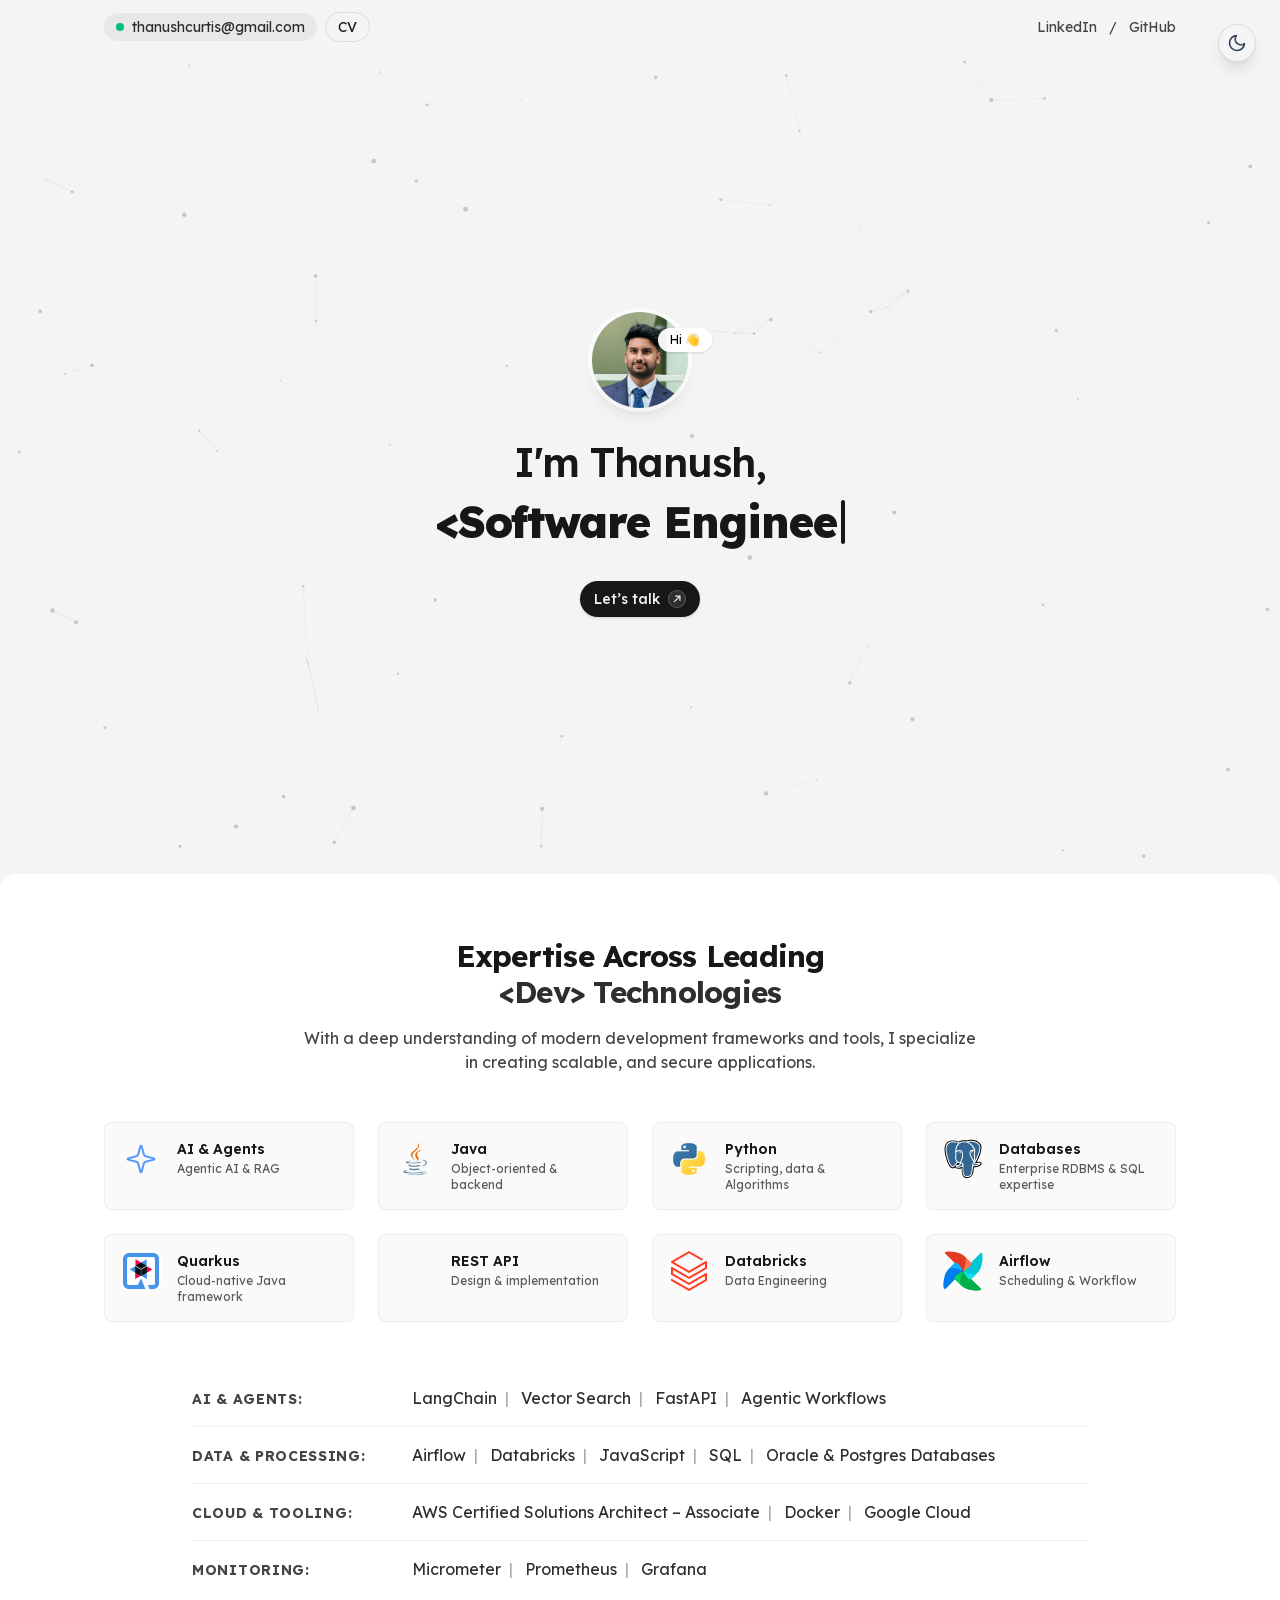
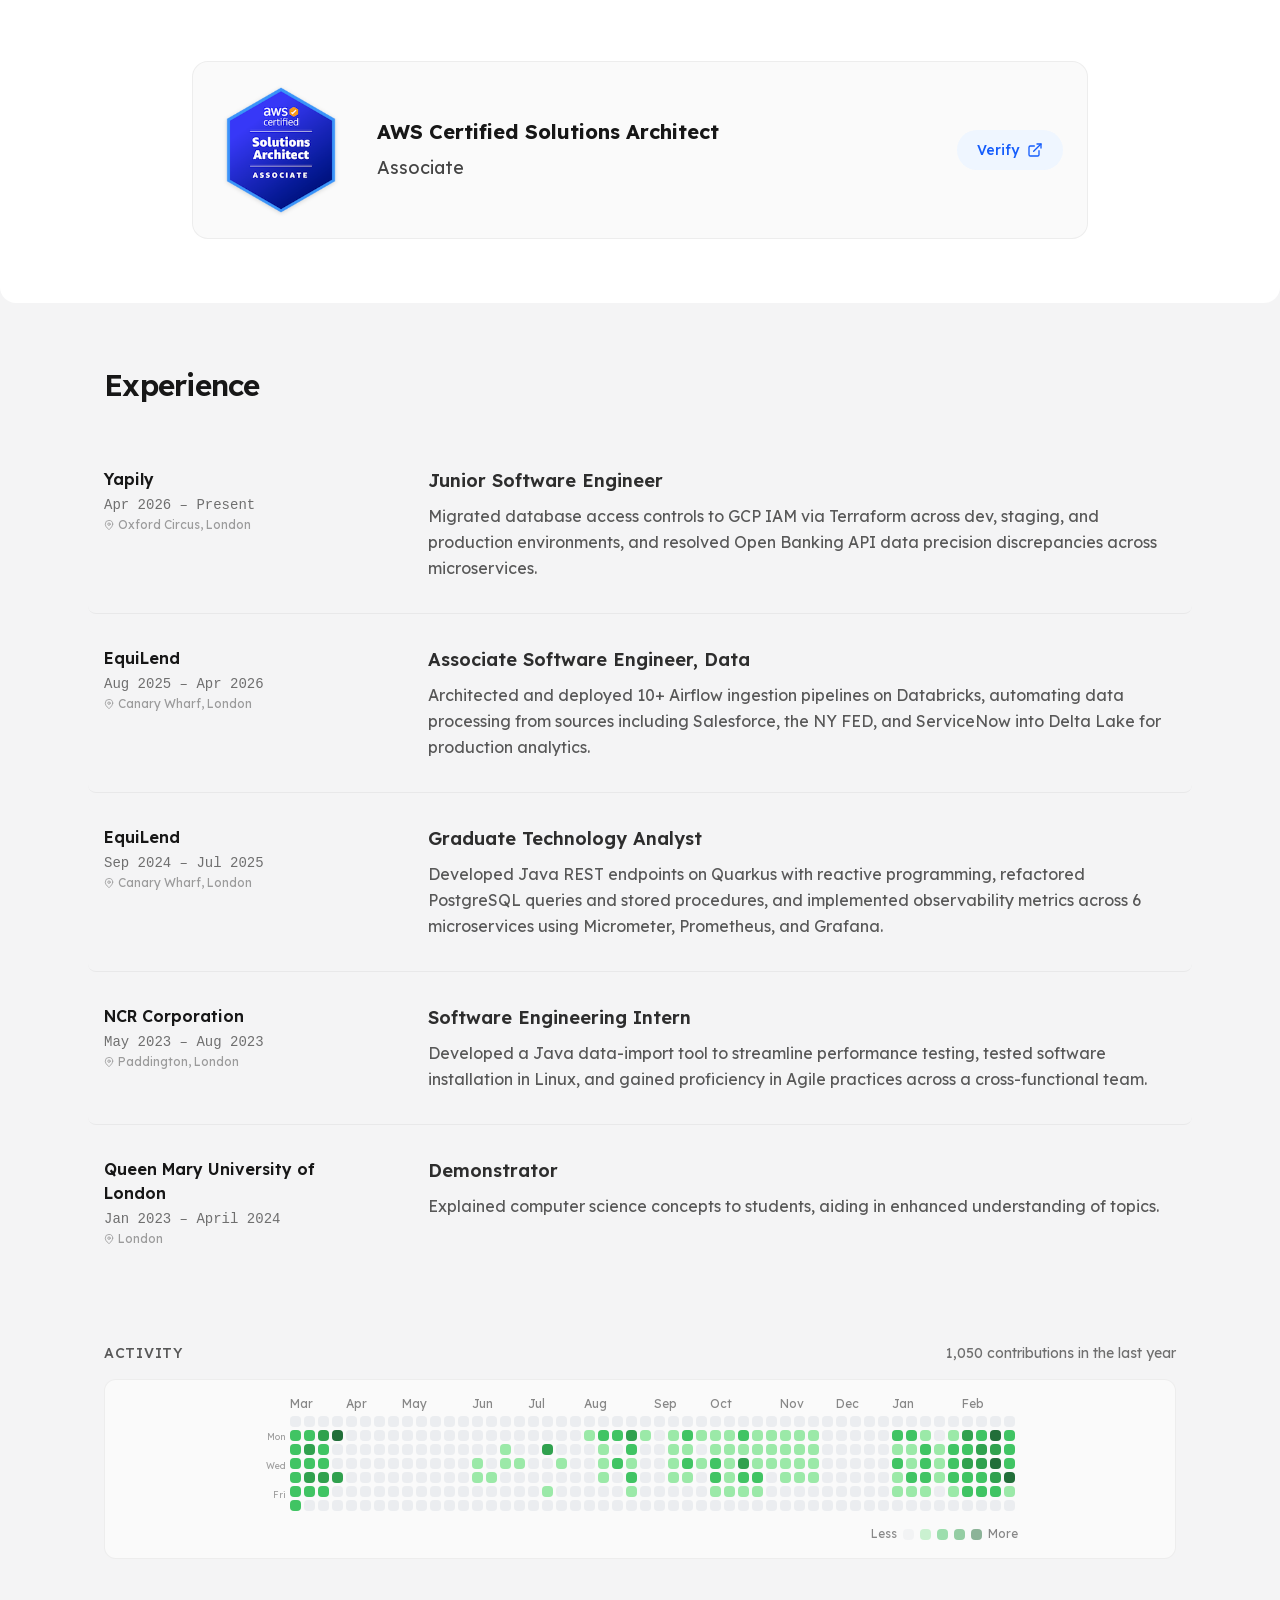
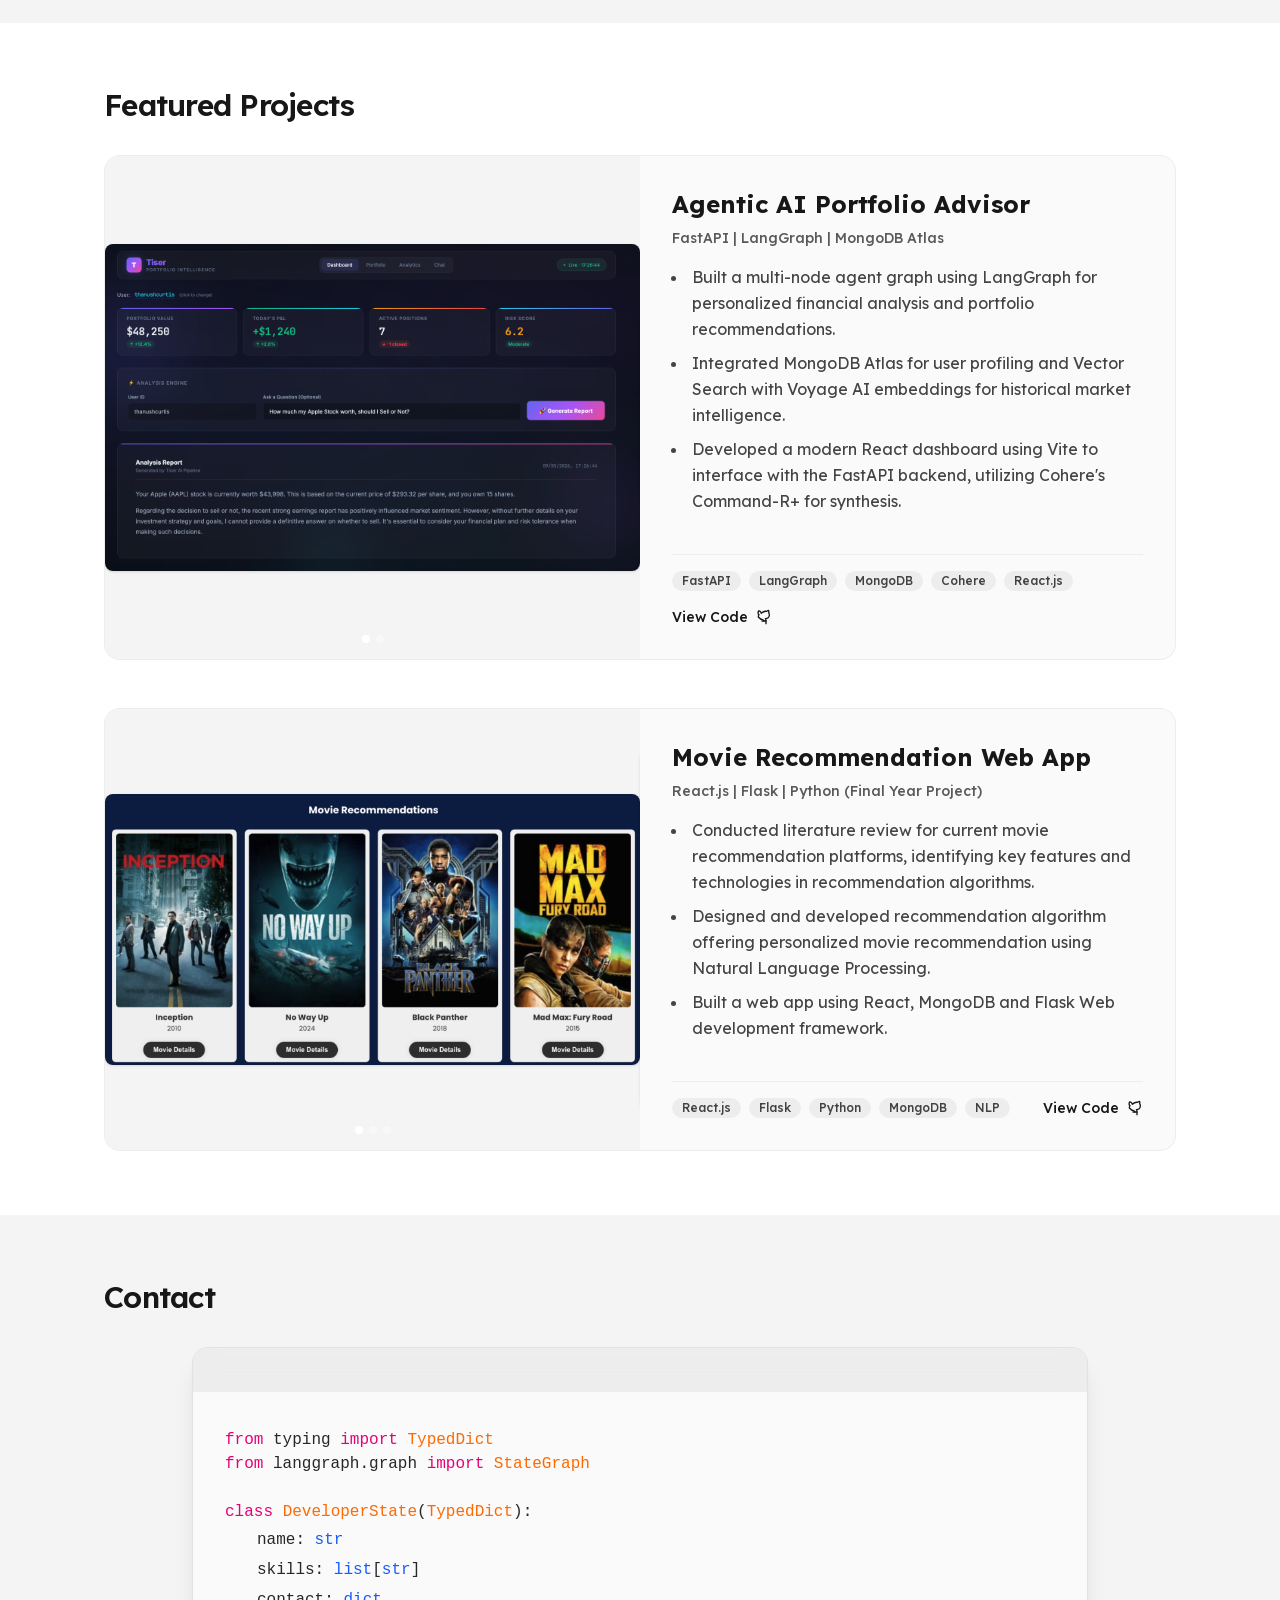
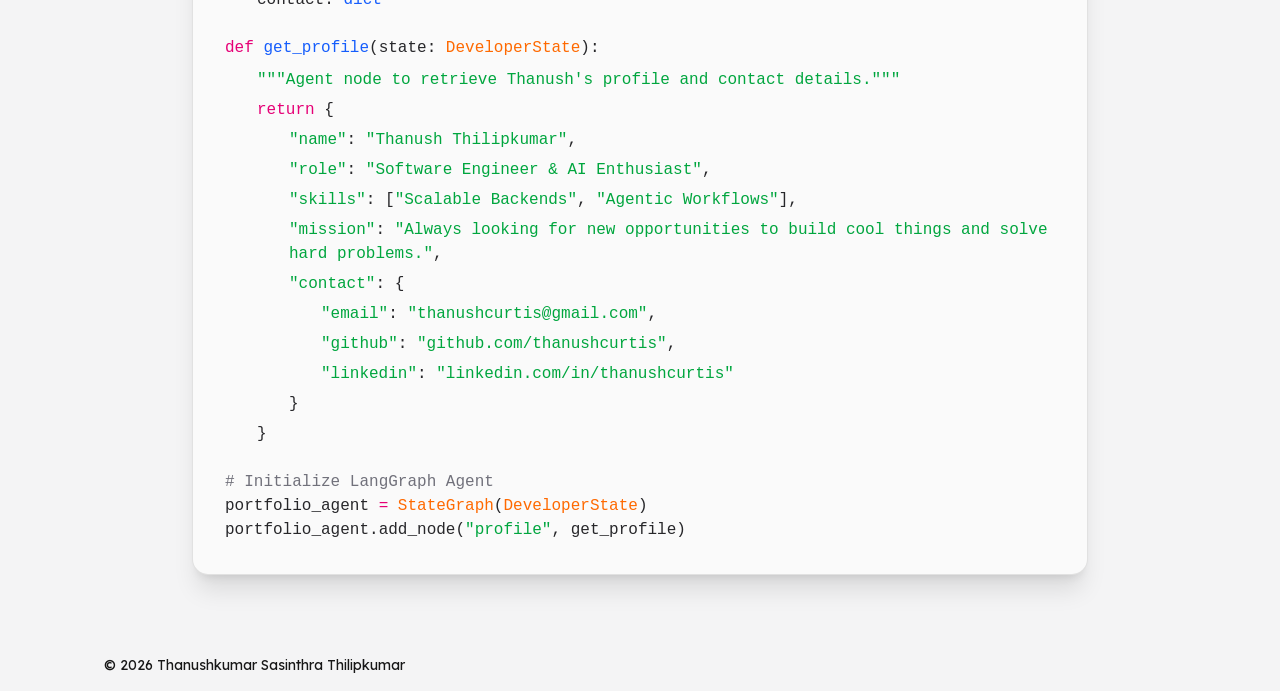
<file: index.html>
<!DOCTYPE html><!--jqPu4O99qvr7INFVBF5I4--><html lang="en"><head><meta charSet="utf-8"/><meta name="viewport" content="width=device-width, initial-scale=1"/><link rel="preload" href="/_next/static/media/ca31d6821328a4e9-s.p.8036670a.woff2" as="font" crossorigin="" type="font/woff2"/><link rel="preload" as="image" href="/assets/thanush.png"/><link rel="preload" as="image" href="/logos/java.png"/><link rel="preload" as="image" href="/logos/python.png"/><link rel="preload" as="image" href="/logos/postgresql-original.svg"/><link rel="preload" as="image" href="/logos/quarkus.png"/><link rel="preload" as="image" href="/logos/rest.png"/><link rel="preload" as="image" href="/logos/databricks.png"/><link rel="preload" as="image" href="/logos/apacheairflow-original.svg"/><link rel="preload" as="image" href="/assets/Portfolio-chat.png"/><link rel="preload" as="image" href="/assets/Live-Stocks.png"/><link rel="stylesheet" href="/_next/static/chunks/887cf9568648769d.css" data-precedence="next"/><link rel="preload" as="script" fetchPriority="low" href="/_next/static/chunks/a39030b4e213eb25.js"/><script src="/_next/static/chunks/f6d54413446dc3cc.js" async=""></script><script src="/_next/static/chunks/ea7ab0dba7b47d7c.js" async=""></script><script src="/_next/static/chunks/turbopack-44e067970b3b5ed1.js" async=""></script><script src="/_next/static/chunks/d5a1a3c19317087d.js" async=""></script><script src="/_next/static/chunks/060f9a97930f3d04.js" async=""></script><script src="/_next/static/chunks/0f793a296d89adb3.js" async=""></script><link rel="preload" href="https://www.googletagmanager.com/gtag/js?id=G-M32WSJXLFW" as="script"/><link rel="preload" as="image" href="/assets/Movie-Recommendation.png"/><link rel="preload" as="image" href="/assets/movie_details.png"/><link rel="preload" as="image" href="/assets/Watched_Movies.png"/><link rel="preload" as="image" href="/assets/aws-certified-solutions-architect-associate.png"/><meta name="next-size-adjust" content=""/><title>Thanush Thilipkumar </title><meta name="description" content="Portfolio of Thanush Thilipkumar — projects, skills, and contact."/><meta name="twitter:card" content="summary_large_image"/><meta name="twitter:title" content="Thanush Thilipkumar | Portfolio"/><meta name="twitter:description" content="Experience, skills, and ways to contact Thanush."/><meta name="twitter:image" content="http://localhost:3000/og-image.png"/><link rel="shortcut icon" href="/icon.png"/><link rel="icon" href="/icon.png" type="image/png"/><link rel="apple-touch-icon" href="/icon.png"/><script src="/_next/static/chunks/a6dad97d9634a72d.js" noModule=""></script></head><body class="lexend_99ca8c04-module__K1QbjW__variable antialiased"><div hidden=""><!--$--><!--/$--></div><script>((a,b,c,d,e,f,g,h)=>{let i=document.documentElement,j=["light","dark"];function k(b){var c;(Array.isArray(a)?a:[a]).forEach(a=>{let c="class"===a,d=c&&f?e.map(a=>f[a]||a):e;c?(i.classList.remove(...d),i.classList.add(f&&f[b]?f[b]:b)):i.setAttribute(a,b)}),c=b,h&&j.includes(c)&&(i.style.colorScheme=c)}if(d)k(d);else try{let a=localStorage.getItem(b)||c,d=g&&"system"===a?window.matchMedia("(prefers-color-scheme: dark)").matches?"dark":"light":a;k(d)}catch(a){}})("class","theme","system",null,["light","dark"],null,true,true)</script><div class="font-sans"><div class="w-full py-3"><div class="container mx-auto px-6 flex items-center justify-between text-sm"><div class="flex items-center gap-2"><span class="inline-flex items-center gap-2 rounded-full bg-black/5 dark:bg-white/10 px-3 py-1"><span class="w-2 h-2 rounded-full bg-emerald-500"></span><a href="mailto:thanushcurtis@gmail.com" class="opacity-90">thanushcurtis@gmail.com</a></span><a href="/assets/ThanushkumarCV_2026.pdf" download="Thanushkumar-CV.pdf" class="rounded-full border border-black/10 dark:border-white/15 px-3 py-1 hover:bg-black/5 dark:hover:bg-white/10">CV</a></div><nav class="hidden sm:flex items-center gap-3 opacity-80"><a href="https://www.linkedin.com/in/thanushcurtis/" class="hover:opacity-100" target="_blank" rel="noopener noreferrer">LinkedIn</a><span>/</span><a href="https://github.com/thanushcurtis" class="hover:opacity-100" target="_blank" rel="noopener noreferrer">GitHub</a></nav></div></div><main><section class="w-full min-h-[60vh] sm:min-h-[calc(100vh-80px)] py-16 sm:py-20 flex items-center relative overflow-hidden group"><canvas class="absolute inset-0 z-0 pointer-events-none"></canvas><div class="pointer-events-none absolute inset-0 opacity-0 group-hover:opacity-100 transition-opacity duration-300 z-0" style="background:radial-gradient(600px circle at 0px 0px, rgba(29, 78, 216, 0.15), transparent 80%)"></div><div class="container mx-auto px-6 text-center max-w-3xl relative z-10"><div class="relative w-24 h-24 mx-auto"><img src="/assets/thanush.png" alt="Profile photo" width="96" height="96" loading="eager" class="object-cover rounded-full ring-4 ring-white/70 w-full h-full shadow-lg"/><span class="absolute -right-6 top-4 select-none rounded-full bg-white/95 text-black text-xs px-3 py-1 shadow">Hi <span class="wave-emoji">👋</span></span></div><h1 class="mt-6 text-[32px] sm:text-[40px] font-semibold tracking-tight">I&#x27;m Thanush,</h1><div class="mt-1 text-[34px] sm:text-[44px] font-extrabold tracking-tight flex justify-center items-center h-[41px] sm:h-[53px]"><span class="w-1 h-[34px] sm:h-[44px] bg-foreground ml-1 animate-pulse rounded-sm"></span></div><div class="mt-8"><a href="mailto:thanushcurtis@gmail.com" class="group/btn inline-flex items-center gap-2 px-3.5 py-2 rounded-full bg-foreground text-background text-sm font-medium hover:opacity-90 shadow-sm transition-transform hover:scale-105">Let’s talk<span class="inline-flex items-center justify-center w-4.5 h-4.5 rounded-full border border-white/20 bg-white/10"><svg viewBox="0 0 24 24" class="w-3.5 h-3.5 transition-transform duration-300 ease-out group-hover/btn:rotate-45" fill="none" stroke="currentColor" stroke-width="2"><path d="M7 17L17 7"></path><path d="M9 7h8v8"></path></svg></span></a></div></div></section><section id="expertise" class="w-full py-16 bg-white dark:bg-zinc-900 rounded-2xl"><div class="container mx-auto px-6"><div class="flex flex-col gap-16"><div><div class="text-center mb-12"><h2 class="text-3xl font-bold tracking-tight">Expertise Across Leading<br/><span class="text-foreground/90">&lt;Dev&gt; Technologies</span></h2><p class="mt-4 max-w-2xl mx-auto opacity-80">With a deep understanding of modern development frameworks and tools, I specialize in creating scalable, and secure applications.</p></div><div class="grid grid-cols-1 sm:grid-cols-2 md:grid-cols-3 lg:grid-cols-4 gap-6"><div class="flex items-start gap-4 p-4 rounded-lg border border-black/5 dark:border-white/10 bg-zinc-50 dark:bg-zinc-800/50 hover:bg-zinc-100 dark:hover:bg-zinc-800 transition-colors"><div class="shrink-0 text-foreground/80"><div class="w-10 h-10 rounded-md flex items-center justify-center overflow-hidden bg-transparent"><svg xmlns="http://www.w3.org/2000/svg" viewBox="0 0 24 24" fill="none" stroke="currentColor" stroke-width="1.5" stroke-linecap="round" stroke-linejoin="round" class="w-8 h-8 opacity-80 text-blue-500"><path d="M9.937 15.5A2 2 0 0 0 8.5 14.063l-6.135-1.582a.5.5 0 0 1 0-.962L8.5 9.936A2 2 0 0 0 9.937 8.5l1.582-6.135a.5.5 0 0 1 .963 0L14.063 8.5A2 2 0 0 0 15.5 9.937l6.135 1.581a.5.5 0 0 1 0 .964L15.5 14.063a2 2 0 0 0-1.437 1.437l-1.582 6.135a.5.5 0 0 1-.963 0z"></path></svg></div></div><div><h3 class="font-semibold text-sm">AI &amp; Agents</h3><p class="text-xs opacity-70 leading-4 mt-0.5">Agentic AI &amp; RAG</p></div></div><div class="flex items-start gap-4 p-4 rounded-lg border border-black/5 dark:border-white/10 bg-zinc-50 dark:bg-zinc-800/50 hover:bg-zinc-100 dark:hover:bg-zinc-800 transition-colors"><div class="shrink-0 text-foreground/80"><div class="w-10 h-10 rounded-md flex items-center justify-center overflow-hidden bg-transparent"><img src="/logos/java.png" alt="Java" class="w-10 h-10 object-contain"/></div></div><div><h3 class="font-semibold text-sm">Java</h3><p class="text-xs opacity-70 leading-4 mt-0.5">Object-oriented &amp; backend</p></div></div><div class="flex items-start gap-4 p-4 rounded-lg border border-black/5 dark:border-white/10 bg-zinc-50 dark:bg-zinc-800/50 hover:bg-zinc-100 dark:hover:bg-zinc-800 transition-colors"><div class="shrink-0 text-foreground/80"><div class="w-10 h-10 rounded-md flex items-center justify-center overflow-hidden bg-transparent"><img src="/logos/python.png" alt="Python" class="w-10 h-10 object-contain"/></div></div><div><h3 class="font-semibold text-sm">Python</h3><p class="text-xs opacity-70 leading-4 mt-0.5">Scripting, data &amp; Algorithms</p></div></div><div class="flex items-start gap-4 p-4 rounded-lg border border-black/5 dark:border-white/10 bg-zinc-50 dark:bg-zinc-800/50 hover:bg-zinc-100 dark:hover:bg-zinc-800 transition-colors"><div class="shrink-0 text-foreground/80"><div class="w-10 h-10 rounded-md flex items-center justify-center overflow-hidden bg-transparent"><img src="/logos/postgresql-original.svg" alt="Databases" class="w-10 h-10 object-contain"/></div></div><div><h3 class="font-semibold text-sm">Databases</h3><p class="text-xs opacity-70 leading-4 mt-0.5">Enterprise RDBMS &amp; SQL expertise</p></div></div><div class="flex items-start gap-4 p-4 rounded-lg border border-black/5 dark:border-white/10 bg-zinc-50 dark:bg-zinc-800/50 hover:bg-zinc-100 dark:hover:bg-zinc-800 transition-colors"><div class="shrink-0 text-foreground/80"><div class="w-10 h-10 rounded-md flex items-center justify-center overflow-hidden bg-transparent"><img src="/logos/quarkus.png" alt="Quarkus" class="w-10 h-10 object-contain"/></div></div><div><h3 class="font-semibold text-sm">Quarkus</h3><p class="text-xs opacity-70 leading-4 mt-0.5">Cloud-native Java framework</p></div></div><div class="flex items-start gap-4 p-4 rounded-lg border border-black/5 dark:border-white/10 bg-zinc-50 dark:bg-zinc-800/50 hover:bg-zinc-100 dark:hover:bg-zinc-800 transition-colors"><div class="shrink-0 text-foreground/80"><div class="w-10 h-10 rounded-md flex items-center justify-center overflow-hidden bg-transparent"><img src="/logos/rest.png" alt="REST API" class="w-10 h-10 object-contain"/></div></div><div><h3 class="font-semibold text-sm">REST API</h3><p class="text-xs opacity-70 leading-4 mt-0.5">Design &amp; implementation</p></div></div><div class="flex items-start gap-4 p-4 rounded-lg border border-black/5 dark:border-white/10 bg-zinc-50 dark:bg-zinc-800/50 hover:bg-zinc-100 dark:hover:bg-zinc-800 transition-colors"><div class="shrink-0 text-foreground/80"><div class="w-10 h-10 rounded-md flex items-center justify-center overflow-hidden bg-transparent"><img src="/logos/databricks.png" alt="Databricks" class="w-10 h-10 object-contain"/></div></div><div><h3 class="font-semibold text-sm">Databricks</h3><p class="text-xs opacity-70 leading-4 mt-0.5">Data Engineering</p></div></div><div class="flex items-start gap-4 p-4 rounded-lg border border-black/5 dark:border-white/10 bg-zinc-50 dark:bg-zinc-800/50 hover:bg-zinc-100 dark:hover:bg-zinc-800 transition-colors"><div class="shrink-0 text-foreground/80"><div class="w-10 h-10 rounded-md flex items-center justify-center overflow-hidden bg-transparent"><img src="/logos/apacheairflow-original.svg" alt="Airflow" class="w-10 h-10 object-contain"/></div></div><div><h3 class="font-semibold text-sm">Airflow</h3><p class="text-xs opacity-70 leading-4 mt-0.5">Scheduling &amp; Workflow </p></div></div></div></div><div class="flex flex-col gap-16"><div><div class="space-y-4 max-w-4xl mx-auto"><div class="flex flex-col sm:flex-row sm:items-baseline gap-2 sm:gap-10 border-b border-black/5 dark:border-white/5 pb-4 last:border-0"><h4 class="text-sm font-bold min-w-[180px] uppercase tracking-wider opacity-80">AI &amp; Agents<!-- -->:</h4><div class="flex flex-wrap gap-x-2 gap-y-1"><span class="text-base text-foreground/90">LangChain<span class="mx-1 opacity-40"> | </span></span><span class="text-base text-foreground/90">Vector Search<span class="mx-1 opacity-40"> | </span></span><span class="text-base text-foreground/90">FastAPI<span class="mx-1 opacity-40"> | </span></span><span class="text-base text-foreground/90">Agentic Workflows</span></div></div><div class="flex flex-col sm:flex-row sm:items-baseline gap-2 sm:gap-10 border-b border-black/5 dark:border-white/5 pb-4 last:border-0"><h4 class="text-sm font-bold min-w-[180px] uppercase tracking-wider opacity-80">Data &amp; Processing<!-- -->:</h4><div class="flex flex-wrap gap-x-2 gap-y-1"><span class="text-base text-foreground/90">Airflow<span class="mx-1 opacity-40"> | </span></span><span class="text-base text-foreground/90">Databricks<span class="mx-1 opacity-40"> | </span></span><span class="text-base text-foreground/90">JavaScript<span class="mx-1 opacity-40"> | </span></span><span class="text-base text-foreground/90">SQL<span class="mx-1 opacity-40"> | </span></span><span class="text-base text-foreground/90">Oracle &amp; Postgres Databases</span></div></div><div class="flex flex-col sm:flex-row sm:items-baseline gap-2 sm:gap-10 border-b border-black/5 dark:border-white/5 pb-4 last:border-0"><h4 class="text-sm font-bold min-w-[180px] uppercase tracking-wider opacity-80">Cloud &amp; Tooling<!-- -->:</h4><div class="flex flex-wrap gap-x-2 gap-y-1"><span class="text-base text-foreground/90">AWS Certified Solutions Architect – Associate<span class="mx-1 opacity-40"> | </span></span><span class="text-base text-foreground/90">Docker<span class="mx-1 opacity-40"> | </span></span><span class="text-base text-foreground/90">Google Cloud</span></div></div><div class="flex flex-col sm:flex-row sm:items-baseline gap-2 sm:gap-10 border-b border-black/5 dark:border-white/5 pb-4 last:border-0"><h4 class="text-sm font-bold min-w-[180px] uppercase tracking-wider opacity-80">Monitoring<!-- -->:</h4><div class="flex flex-wrap gap-x-2 gap-y-1"><span class="text-base text-foreground/90">Micrometer<span class="mx-1 opacity-40"> | </span></span><span class="text-base text-foreground/90">Prometheus<span class="mx-1 opacity-40"> | </span></span><span class="text-base text-foreground/90">Grafana</span></div></div></div></div><div class="flex justify-center w-full"><a href="https://www.credly.com/badges/88e9cd17-68d8-4959-973c-7324ede5a736/public_url" target="_blank" rel="noopener noreferrer" class="group flex flex-col md:flex-row items-center gap-8 p-6 bg-zinc-50 dark:bg-zinc-800/30 rounded-2xl border border-black/5 dark:border-white/10 hover:border-blue-500/30 transition-all hover:bg-zinc-100 dark:hover:bg-zinc-800/50 cursor-pointer w-full max-w-4xl mx-auto"><div class="relative w-32 h-32 flex-shrink-0 transform group-hover:scale-105 transition-transform duration-300"><img src="/assets/aws-certified-solutions-architect-associate.png" alt="AWS Certified Solutions Architect - Associate" class="object-contain w-full h-full drop-shadow-sm"/></div><div class="flex-grow text-center md:text-left space-y-2"><h3 class="text-xl font-bold group-hover:text-blue-600 dark:group-hover:text-blue-400 transition-colors">AWS Certified Solutions Architect</h3><p class="text-lg opacity-80">Associate</p></div><div class="flex-shrink-0 flex items-center gap-2 text-sm font-medium text-blue-600 dark:text-blue-400 bg-blue-50 dark:bg-blue-900/20 px-5 py-2.5 rounded-full transition-colors group-hover:bg-blue-100 dark:group-hover:bg-blue-900/30">Verify<svg xmlns="http://www.w3.org/2000/svg" width="16" height="16" viewBox="0 0 24 24" fill="none" stroke="currentColor" stroke-width="2" stroke-linecap="round" stroke-linejoin="round"><path d="M18 13v6a2 2 0 0 1-2 2H5a2 2 0 0 1-2-2V8a2 2 0 0 1 2-2h6"></path><polyline points="15 3 21 3 21 9"></polyline><line x1="10" y1="14" x2="21" y2="3"></line></svg></div></a></div></div></div></div></section><section id="experience" class="w-full py-16 "><div class="container mx-auto px-6"><h2 class="text-2xl sm:text-3xl font-semibold tracking-tight mb-8">Experience</h2><div class="space-y-0"><div class="group relative flex flex-col sm:flex-row gap-4 sm:gap-8 py-8 border-b border-black/5 dark:border-white/5 last:border-0 hover:bg-black/[0.02] dark:hover:bg-white/[0.02] -mx-4 px-4 rounded-lg transition-colors"><div class="sm:w-1/4 shrink-0"><div class="font-semibold text-base">Yapily</div><div class="text-sm opacity-60 mt-1 font-mono">Apr 2026 – Present</div><div class="text-xs opacity-40 mt-0.5 flex items-center gap-1"><svg xmlns="http://www.w3.org/2000/svg" width="10" height="10" viewBox="0 0 24 24" fill="none" stroke="currentColor" stroke-width="2" stroke-linecap="round" stroke-linejoin="round"><path d="M21 10c0 7-9 13-9 13s-9-6-9-13a9 9 0 0 1 18 0z"></path><circle cx="12" cy="10" r="3"></circle></svg>Oxford Circus, London</div></div><div class="sm:w-3/4 sm:pl-6"><h3 class="text-lg font-semibold text-foreground/90 mb-2">Junior Software Engineer</h3><p class="text-sm sm:text-base opacity-70 leading-relaxed">Migrated database access controls to GCP IAM via Terraform across dev, staging, and production environments, and resolved Open Banking API data precision discrepancies across microservices.</p></div></div><div class="group relative flex flex-col sm:flex-row gap-4 sm:gap-8 py-8 border-b border-black/5 dark:border-white/5 last:border-0 hover:bg-black/[0.02] dark:hover:bg-white/[0.02] -mx-4 px-4 rounded-lg transition-colors"><div class="sm:w-1/4 shrink-0"><div class="font-semibold text-base">EquiLend</div><div class="text-sm opacity-60 mt-1 font-mono">Aug 2025 – Apr 2026</div><div class="text-xs opacity-40 mt-0.5 flex items-center gap-1"><svg xmlns="http://www.w3.org/2000/svg" width="10" height="10" viewBox="0 0 24 24" fill="none" stroke="currentColor" stroke-width="2" stroke-linecap="round" stroke-linejoin="round"><path d="M21 10c0 7-9 13-9 13s-9-6-9-13a9 9 0 0 1 18 0z"></path><circle cx="12" cy="10" r="3"></circle></svg>Canary Wharf, London</div></div><div class="sm:w-3/4 sm:pl-6"><h3 class="text-lg font-semibold text-foreground/90 mb-2">Associate Software Engineer, Data</h3><p class="text-sm sm:text-base opacity-70 leading-relaxed">Architected and deployed 10+ Airflow ingestion pipelines on Databricks, automating data processing from sources including Salesforce, the NY FED, and ServiceNow into Delta Lake for production analytics.</p></div></div><div class="group relative flex flex-col sm:flex-row gap-4 sm:gap-8 py-8 border-b border-black/5 dark:border-white/5 last:border-0 hover:bg-black/[0.02] dark:hover:bg-white/[0.02] -mx-4 px-4 rounded-lg transition-colors"><div class="sm:w-1/4 shrink-0"><div class="font-semibold text-base">EquiLend</div><div class="text-sm opacity-60 mt-1 font-mono">Sep 2024 – Jul 2025</div><div class="text-xs opacity-40 mt-0.5 flex items-center gap-1"><svg xmlns="http://www.w3.org/2000/svg" width="10" height="10" viewBox="0 0 24 24" fill="none" stroke="currentColor" stroke-width="2" stroke-linecap="round" stroke-linejoin="round"><path d="M21 10c0 7-9 13-9 13s-9-6-9-13a9 9 0 0 1 18 0z"></path><circle cx="12" cy="10" r="3"></circle></svg>Canary Wharf, London</div></div><div class="sm:w-3/4 sm:pl-6"><h3 class="text-lg font-semibold text-foreground/90 mb-2">Graduate Technology Analyst</h3><p class="text-sm sm:text-base opacity-70 leading-relaxed">Developed Java REST endpoints on Quarkus with reactive programming, refactored PostgreSQL queries and stored procedures, and implemented observability metrics across 6 microservices using Micrometer, Prometheus, and Grafana.</p></div></div><div class="group relative flex flex-col sm:flex-row gap-4 sm:gap-8 py-8 border-b border-black/5 dark:border-white/5 last:border-0 hover:bg-black/[0.02] dark:hover:bg-white/[0.02] -mx-4 px-4 rounded-lg transition-colors"><div class="sm:w-1/4 shrink-0"><div class="font-semibold text-base">NCR Corporation</div><div class="text-sm opacity-60 mt-1 font-mono">May 2023 – Aug 2023</div><div class="text-xs opacity-40 mt-0.5 flex items-center gap-1"><svg xmlns="http://www.w3.org/2000/svg" width="10" height="10" viewBox="0 0 24 24" fill="none" stroke="currentColor" stroke-width="2" stroke-linecap="round" stroke-linejoin="round"><path d="M21 10c0 7-9 13-9 13s-9-6-9-13a9 9 0 0 1 18 0z"></path><circle cx="12" cy="10" r="3"></circle></svg>Paddington, London</div></div><div class="sm:w-3/4 sm:pl-6"><h3 class="text-lg font-semibold text-foreground/90 mb-2">Software Engineering Intern</h3><p class="text-sm sm:text-base opacity-70 leading-relaxed">Developed a Java data-import tool to streamline performance testing, tested software installation in Linux, and gained proficiency in Agile practices across a cross-functional team.</p></div></div><div class="group relative flex flex-col sm:flex-row gap-4 sm:gap-8 py-8 border-b border-black/5 dark:border-white/5 last:border-0 hover:bg-black/[0.02] dark:hover:bg-white/[0.02] -mx-4 px-4 rounded-lg transition-colors"><div class="sm:w-1/4 shrink-0"><div class="font-semibold text-base">Queen Mary University of London</div><div class="text-sm opacity-60 mt-1 font-mono">Jan 2023 – April 2024</div><div class="text-xs opacity-40 mt-0.5 flex items-center gap-1"><svg xmlns="http://www.w3.org/2000/svg" width="10" height="10" viewBox="0 0 24 24" fill="none" stroke="currentColor" stroke-width="2" stroke-linecap="round" stroke-linejoin="round"><path d="M21 10c0 7-9 13-9 13s-9-6-9-13a9 9 0 0 1 18 0z"></path><circle cx="12" cy="10" r="3"></circle></svg>London</div></div><div class="sm:w-3/4 sm:pl-6"><h3 class="text-lg font-semibold text-foreground/90 mb-2">Demonstrator</h3><p class="text-sm sm:text-base opacity-70 leading-relaxed">Explained computer science concepts to students, aiding in enhanced understanding of topics.</p></div></div></div><div class="mt-16"><div class="flex items-center justify-between mb-4"><h3 class="text-sm font-medium opacity-70 uppercase tracking-wider">Activity</h3><span class="text-sm opacity-60">1,050<!-- --> contributions in the last year</span></div><div class="rounded-xl border border-black/5 dark:border-white/10 bg-zinc-50 dark:bg-zinc-800/50 p-4 overflow-x-auto"><div style="width:756px;position:relative;margin:0 auto"><div style="height:16px;position:relative;margin-left:28px;margin-bottom:4px"><span class="text-xs opacity-50 absolute" style="left:0">Mar</span><span class="text-xs opacity-50 absolute" style="left:56px">Apr</span><span class="text-xs opacity-50 absolute" style="left:112px">May</span><span class="text-xs opacity-50 absolute" style="left:182px">Jun</span><span class="text-xs opacity-50 absolute" style="left:238px">Jul</span><span class="text-xs opacity-50 absolute" style="left:294px">Aug</span><span class="text-xs opacity-50 absolute" style="left:364px">Sep</span><span class="text-xs opacity-50 absolute" style="left:420px">Oct</span><span class="text-xs opacity-50 absolute" style="left:490px">Nov</span><span class="text-xs opacity-50 absolute" style="left:546px">Dec</span><span class="text-xs opacity-50 absolute" style="left:602px">Jan</span><span class="text-xs opacity-50 absolute" style="left:672px">Feb</span></div><div class="flex gap-0"><div class="flex flex-col justify-between text-xs opacity-40 shrink-0" style="width:28px;height:98px"><span class="leading-[11px] text-right pr-1" style="font-size:9px;height:11px"></span><span class="leading-[11px] text-right pr-1" style="font-size:9px;height:11px">Mon</span><span class="leading-[11px] text-right pr-1" style="font-size:9px;height:11px"></span><span class="leading-[11px] text-right pr-1" style="font-size:9px;height:11px">Wed</span><span class="leading-[11px] text-right pr-1" style="font-size:9px;height:11px"></span><span class="leading-[11px] text-right pr-1" style="font-size:9px;height:11px">Fri</span><span class="leading-[11px] text-right pr-1" style="font-size:9px;height:11px"></span></div><div class="flex" style="gap:3px"><div class="flex flex-col" style="gap:3px"><div class="rounded-sm" style="width:11px;height:11px;background-color:#ebedf0"></div><div class="rounded-sm" style="width:11px;height:11px;background-color:#40c463"></div><div class="rounded-sm" style="width:11px;height:11px;background-color:#40c463"></div><div class="rounded-sm" style="width:11px;height:11px;background-color:#40c463"></div><div class="rounded-sm" style="width:11px;height:11px;background-color:#40c463"></div><div class="rounded-sm" style="width:11px;height:11px;background-color:#40c463"></div><div class="rounded-sm" style="width:11px;height:11px;background-color:#40c463"></div></div><div class="flex flex-col" style="gap:3px"><div class="rounded-sm" style="width:11px;height:11px;background-color:#ebedf0"></div><div class="rounded-sm" style="width:11px;height:11px;background-color:#40c463"></div><div class="rounded-sm" style="width:11px;height:11px;background-color:#30a14e"></div><div class="rounded-sm" style="width:11px;height:11px;background-color:#40c463"></div><div class="rounded-sm" style="width:11px;height:11px;background-color:#30a14e"></div><div class="rounded-sm" style="width:11px;height:11px;background-color:#40c463"></div><div class="rounded-sm" style="width:11px;height:11px;background-color:#ebedf0"></div></div><div class="flex flex-col" style="gap:3px"><div class="rounded-sm" style="width:11px;height:11px;background-color:#ebedf0"></div><div class="rounded-sm" style="width:11px;height:11px;background-color:#30a14e"></div><div class="rounded-sm" style="width:11px;height:11px;background-color:#40c463"></div><div class="rounded-sm" style="width:11px;height:11px;background-color:#40c463"></div><div class="rounded-sm" style="width:11px;height:11px;background-color:#30a14e"></div><div class="rounded-sm" style="width:11px;height:11px;background-color:#40c463"></div><div class="rounded-sm" style="width:11px;height:11px;background-color:#ebedf0"></div></div><div class="flex flex-col" style="gap:3px"><div class="rounded-sm" style="width:11px;height:11px;background-color:#ebedf0"></div><div class="rounded-sm" style="width:11px;height:11px;background-color:#216e39"></div><div class="rounded-sm" style="width:11px;height:11px;background-color:#ebedf0"></div><div class="rounded-sm" style="width:11px;height:11px;background-color:#ebedf0"></div><div class="rounded-sm" style="width:11px;height:11px;background-color:#30a14e"></div><div class="rounded-sm" style="width:11px;height:11px;background-color:#ebedf0"></div><div class="rounded-sm" style="width:11px;height:11px;background-color:#ebedf0"></div></div><div class="flex flex-col" style="gap:3px"><div class="rounded-sm" style="width:11px;height:11px;background-color:#ebedf0"></div><div class="rounded-sm" style="width:11px;height:11px;background-color:#ebedf0"></div><div class="rounded-sm" style="width:11px;height:11px;background-color:#ebedf0"></div><div class="rounded-sm" style="width:11px;height:11px;background-color:#ebedf0"></div><div class="rounded-sm" style="width:11px;height:11px;background-color:#ebedf0"></div><div class="rounded-sm" style="width:11px;height:11px;background-color:#ebedf0"></div><div class="rounded-sm" style="width:11px;height:11px;background-color:#ebedf0"></div></div><div class="flex flex-col" style="gap:3px"><div class="rounded-sm" style="width:11px;height:11px;background-color:#ebedf0"></div><div class="rounded-sm" style="width:11px;height:11px;background-color:#ebedf0"></div><div class="rounded-sm" style="width:11px;height:11px;background-color:#ebedf0"></div><div class="rounded-sm" style="width:11px;height:11px;background-color:#ebedf0"></div><div class="rounded-sm" style="width:11px;height:11px;background-color:#ebedf0"></div><div class="rounded-sm" style="width:11px;height:11px;background-color:#ebedf0"></div><div class="rounded-sm" style="width:11px;height:11px;background-color:#ebedf0"></div></div><div class="flex flex-col" style="gap:3px"><div class="rounded-sm" style="width:11px;height:11px;background-color:#ebedf0"></div><div class="rounded-sm" style="width:11px;height:11px;background-color:#ebedf0"></div><div class="rounded-sm" style="width:11px;height:11px;background-color:#ebedf0"></div><div class="rounded-sm" style="width:11px;height:11px;background-color:#ebedf0"></div><div class="rounded-sm" style="width:11px;height:11px;background-color:#ebedf0"></div><div class="rounded-sm" style="width:11px;height:11px;background-color:#ebedf0"></div><div class="rounded-sm" style="width:11px;height:11px;background-color:#ebedf0"></div></div><div class="flex flex-col" style="gap:3px"><div class="rounded-sm" style="width:11px;height:11px;background-color:#ebedf0"></div><div class="rounded-sm" style="width:11px;height:11px;background-color:#ebedf0"></div><div class="rounded-sm" style="width:11px;height:11px;background-color:#ebedf0"></div><div class="rounded-sm" style="width:11px;height:11px;background-color:#ebedf0"></div><div class="rounded-sm" style="width:11px;height:11px;background-color:#ebedf0"></div><div class="rounded-sm" style="width:11px;height:11px;background-color:#ebedf0"></div><div class="rounded-sm" style="width:11px;height:11px;background-color:#ebedf0"></div></div><div class="flex flex-col" style="gap:3px"><div class="rounded-sm" style="width:11px;height:11px;background-color:#ebedf0"></div><div class="rounded-sm" style="width:11px;height:11px;background-color:#ebedf0"></div><div class="rounded-sm" style="width:11px;height:11px;background-color:#ebedf0"></div><div class="rounded-sm" style="width:11px;height:11px;background-color:#ebedf0"></div><div class="rounded-sm" style="width:11px;height:11px;background-color:#ebedf0"></div><div class="rounded-sm" style="width:11px;height:11px;background-color:#ebedf0"></div><div class="rounded-sm" style="width:11px;height:11px;background-color:#ebedf0"></div></div><div class="flex flex-col" style="gap:3px"><div class="rounded-sm" style="width:11px;height:11px;background-color:#ebedf0"></div><div class="rounded-sm" style="width:11px;height:11px;background-color:#ebedf0"></div><div class="rounded-sm" style="width:11px;height:11px;background-color:#ebedf0"></div><div class="rounded-sm" style="width:11px;height:11px;background-color:#ebedf0"></div><div class="rounded-sm" style="width:11px;height:11px;background-color:#ebedf0"></div><div class="rounded-sm" style="width:11px;height:11px;background-color:#ebedf0"></div><div class="rounded-sm" style="width:11px;height:11px;background-color:#ebedf0"></div></div><div class="flex flex-col" style="gap:3px"><div class="rounded-sm" style="width:11px;height:11px;background-color:#ebedf0"></div><div class="rounded-sm" style="width:11px;height:11px;background-color:#ebedf0"></div><div class="rounded-sm" style="width:11px;height:11px;background-color:#ebedf0"></div><div class="rounded-sm" style="width:11px;height:11px;background-color:#ebedf0"></div><div class="rounded-sm" style="width:11px;height:11px;background-color:#ebedf0"></div><div class="rounded-sm" style="width:11px;height:11px;background-color:#ebedf0"></div><div class="rounded-sm" style="width:11px;height:11px;background-color:#ebedf0"></div></div><div class="flex flex-col" style="gap:3px"><div class="rounded-sm" style="width:11px;height:11px;background-color:#ebedf0"></div><div class="rounded-sm" style="width:11px;height:11px;background-color:#ebedf0"></div><div class="rounded-sm" style="width:11px;height:11px;background-color:#ebedf0"></div><div class="rounded-sm" style="width:11px;height:11px;background-color:#ebedf0"></div><div class="rounded-sm" style="width:11px;height:11px;background-color:#ebedf0"></div><div class="rounded-sm" style="width:11px;height:11px;background-color:#ebedf0"></div><div class="rounded-sm" style="width:11px;height:11px;background-color:#ebedf0"></div></div><div class="flex flex-col" style="gap:3px"><div class="rounded-sm" style="width:11px;height:11px;background-color:#ebedf0"></div><div class="rounded-sm" style="width:11px;height:11px;background-color:#ebedf0"></div><div class="rounded-sm" style="width:11px;height:11px;background-color:#ebedf0"></div><div class="rounded-sm" style="width:11px;height:11px;background-color:#ebedf0"></div><div class="rounded-sm" style="width:11px;height:11px;background-color:#ebedf0"></div><div class="rounded-sm" style="width:11px;height:11px;background-color:#ebedf0"></div><div class="rounded-sm" style="width:11px;height:11px;background-color:#ebedf0"></div></div><div class="flex flex-col" style="gap:3px"><div class="rounded-sm" style="width:11px;height:11px;background-color:#ebedf0"></div><div class="rounded-sm" style="width:11px;height:11px;background-color:#ebedf0"></div><div class="rounded-sm" style="width:11px;height:11px;background-color:#ebedf0"></div><div class="rounded-sm" style="width:11px;height:11px;background-color:#9be9a8"></div><div class="rounded-sm" style="width:11px;height:11px;background-color:#9be9a8"></div><div class="rounded-sm" style="width:11px;height:11px;background-color:#ebedf0"></div><div class="rounded-sm" style="width:11px;height:11px;background-color:#ebedf0"></div></div><div class="flex flex-col" style="gap:3px"><div class="rounded-sm" style="width:11px;height:11px;background-color:#ebedf0"></div><div class="rounded-sm" style="width:11px;height:11px;background-color:#ebedf0"></div><div class="rounded-sm" style="width:11px;height:11px;background-color:#ebedf0"></div><div class="rounded-sm" style="width:11px;height:11px;background-color:#ebedf0"></div><div class="rounded-sm" style="width:11px;height:11px;background-color:#9be9a8"></div><div class="rounded-sm" style="width:11px;height:11px;background-color:#ebedf0"></div><div class="rounded-sm" style="width:11px;height:11px;background-color:#ebedf0"></div></div><div class="flex flex-col" style="gap:3px"><div class="rounded-sm" style="width:11px;height:11px;background-color:#ebedf0"></div><div class="rounded-sm" style="width:11px;height:11px;background-color:#ebedf0"></div><div class="rounded-sm" style="width:11px;height:11px;background-color:#9be9a8"></div><div class="rounded-sm" style="width:11px;height:11px;background-color:#9be9a8"></div><div class="rounded-sm" style="width:11px;height:11px;background-color:#ebedf0"></div><div class="rounded-sm" style="width:11px;height:11px;background-color:#ebedf0"></div><div class="rounded-sm" style="width:11px;height:11px;background-color:#ebedf0"></div></div><div class="flex flex-col" style="gap:3px"><div class="rounded-sm" style="width:11px;height:11px;background-color:#ebedf0"></div><div class="rounded-sm" style="width:11px;height:11px;background-color:#ebedf0"></div><div class="rounded-sm" style="width:11px;height:11px;background-color:#ebedf0"></div><div class="rounded-sm" style="width:11px;height:11px;background-color:#9be9a8"></div><div class="rounded-sm" style="width:11px;height:11px;background-color:#ebedf0"></div><div class="rounded-sm" style="width:11px;height:11px;background-color:#ebedf0"></div><div class="rounded-sm" style="width:11px;height:11px;background-color:#ebedf0"></div></div><div class="flex flex-col" style="gap:3px"><div class="rounded-sm" style="width:11px;height:11px;background-color:#ebedf0"></div><div class="rounded-sm" style="width:11px;height:11px;background-color:#ebedf0"></div><div class="rounded-sm" style="width:11px;height:11px;background-color:#ebedf0"></div><div class="rounded-sm" style="width:11px;height:11px;background-color:#ebedf0"></div><div class="rounded-sm" style="width:11px;height:11px;background-color:#ebedf0"></div><div class="rounded-sm" style="width:11px;height:11px;background-color:#ebedf0"></div><div class="rounded-sm" style="width:11px;height:11px;background-color:#ebedf0"></div></div><div class="flex flex-col" style="gap:3px"><div class="rounded-sm" style="width:11px;height:11px;background-color:#ebedf0"></div><div class="rounded-sm" style="width:11px;height:11px;background-color:#ebedf0"></div><div class="rounded-sm" style="width:11px;height:11px;background-color:#30a14e"></div><div class="rounded-sm" style="width:11px;height:11px;background-color:#ebedf0"></div><div class="rounded-sm" style="width:11px;height:11px;background-color:#ebedf0"></div><div class="rounded-sm" style="width:11px;height:11px;background-color:#9be9a8"></div><div class="rounded-sm" style="width:11px;height:11px;background-color:#ebedf0"></div></div><div class="flex flex-col" style="gap:3px"><div class="rounded-sm" style="width:11px;height:11px;background-color:#ebedf0"></div><div class="rounded-sm" style="width:11px;height:11px;background-color:#ebedf0"></div><div class="rounded-sm" style="width:11px;height:11px;background-color:#ebedf0"></div><div class="rounded-sm" style="width:11px;height:11px;background-color:#9be9a8"></div><div class="rounded-sm" style="width:11px;height:11px;background-color:#ebedf0"></div><div class="rounded-sm" style="width:11px;height:11px;background-color:#ebedf0"></div><div class="rounded-sm" style="width:11px;height:11px;background-color:#ebedf0"></div></div><div class="flex flex-col" style="gap:3px"><div class="rounded-sm" style="width:11px;height:11px;background-color:#ebedf0"></div><div class="rounded-sm" style="width:11px;height:11px;background-color:#ebedf0"></div><div class="rounded-sm" style="width:11px;height:11px;background-color:#ebedf0"></div><div class="rounded-sm" style="width:11px;height:11px;background-color:#ebedf0"></div><div class="rounded-sm" style="width:11px;height:11px;background-color:#ebedf0"></div><div class="rounded-sm" style="width:11px;height:11px;background-color:#ebedf0"></div><div class="rounded-sm" style="width:11px;height:11px;background-color:#ebedf0"></div></div><div class="flex flex-col" style="gap:3px"><div class="rounded-sm" style="width:11px;height:11px;background-color:#ebedf0"></div><div class="rounded-sm" style="width:11px;height:11px;background-color:#9be9a8"></div><div class="rounded-sm" style="width:11px;height:11px;background-color:#ebedf0"></div><div class="rounded-sm" style="width:11px;height:11px;background-color:#ebedf0"></div><div class="rounded-sm" style="width:11px;height:11px;background-color:#ebedf0"></div><div class="rounded-sm" style="width:11px;height:11px;background-color:#ebedf0"></div><div class="rounded-sm" style="width:11px;height:11px;background-color:#ebedf0"></div></div><div class="flex flex-col" style="gap:3px"><div class="rounded-sm" style="width:11px;height:11px;background-color:#ebedf0"></div><div class="rounded-sm" style="width:11px;height:11px;background-color:#40c463"></div><div class="rounded-sm" style="width:11px;height:11px;background-color:#9be9a8"></div><div class="rounded-sm" style="width:11px;height:11px;background-color:#9be9a8"></div><div class="rounded-sm" style="width:11px;height:11px;background-color:#9be9a8"></div><div class="rounded-sm" style="width:11px;height:11px;background-color:#ebedf0"></div><div class="rounded-sm" style="width:11px;height:11px;background-color:#ebedf0"></div></div><div class="flex flex-col" style="gap:3px"><div class="rounded-sm" style="width:11px;height:11px;background-color:#ebedf0"></div><div class="rounded-sm" style="width:11px;height:11px;background-color:#40c463"></div><div class="rounded-sm" style="width:11px;height:11px;background-color:#ebedf0"></div><div class="rounded-sm" style="width:11px;height:11px;background-color:#40c463"></div><div class="rounded-sm" style="width:11px;height:11px;background-color:#ebedf0"></div><div class="rounded-sm" style="width:11px;height:11px;background-color:#ebedf0"></div><div class="rounded-sm" style="width:11px;height:11px;background-color:#ebedf0"></div></div><div class="flex flex-col" style="gap:3px"><div class="rounded-sm" style="width:11px;height:11px;background-color:#ebedf0"></div><div class="rounded-sm" style="width:11px;height:11px;background-color:#30a14e"></div><div class="rounded-sm" style="width:11px;height:11px;background-color:#40c463"></div><div class="rounded-sm" style="width:11px;height:11px;background-color:#9be9a8"></div><div class="rounded-sm" style="width:11px;height:11px;background-color:#40c463"></div><div class="rounded-sm" style="width:11px;height:11px;background-color:#9be9a8"></div><div class="rounded-sm" style="width:11px;height:11px;background-color:#ebedf0"></div></div><div class="flex flex-col" style="gap:3px"><div class="rounded-sm" style="width:11px;height:11px;background-color:#ebedf0"></div><div class="rounded-sm" style="width:11px;height:11px;background-color:#9be9a8"></div><div class="rounded-sm" style="width:11px;height:11px;background-color:#ebedf0"></div><div class="rounded-sm" style="width:11px;height:11px;background-color:#ebedf0"></div><div class="rounded-sm" style="width:11px;height:11px;background-color:#ebedf0"></div><div class="rounded-sm" style="width:11px;height:11px;background-color:#ebedf0"></div><div class="rounded-sm" style="width:11px;height:11px;background-color:#ebedf0"></div></div><div class="flex flex-col" style="gap:3px"><div class="rounded-sm" style="width:11px;height:11px;background-color:#ebedf0"></div><div class="rounded-sm" style="width:11px;height:11px;background-color:#ebedf0"></div><div class="rounded-sm" style="width:11px;height:11px;background-color:#ebedf0"></div><div class="rounded-sm" style="width:11px;height:11px;background-color:#ebedf0"></div><div class="rounded-sm" style="width:11px;height:11px;background-color:#ebedf0"></div><div class="rounded-sm" style="width:11px;height:11px;background-color:#ebedf0"></div><div class="rounded-sm" style="width:11px;height:11px;background-color:#ebedf0"></div></div><div class="flex flex-col" style="gap:3px"><div class="rounded-sm" style="width:11px;height:11px;background-color:#ebedf0"></div><div class="rounded-sm" style="width:11px;height:11px;background-color:#9be9a8"></div><div class="rounded-sm" style="width:11px;height:11px;background-color:#9be9a8"></div><div class="rounded-sm" style="width:11px;height:11px;background-color:#9be9a8"></div><div class="rounded-sm" style="width:11px;height:11px;background-color:#9be9a8"></div><div class="rounded-sm" style="width:11px;height:11px;background-color:#ebedf0"></div><div class="rounded-sm" style="width:11px;height:11px;background-color:#ebedf0"></div></div><div class="flex flex-col" style="gap:3px"><div class="rounded-sm" style="width:11px;height:11px;background-color:#ebedf0"></div><div class="rounded-sm" style="width:11px;height:11px;background-color:#40c463"></div><div class="rounded-sm" style="width:11px;height:11px;background-color:#9be9a8"></div><div class="rounded-sm" style="width:11px;height:11px;background-color:#40c463"></div><div class="rounded-sm" style="width:11px;height:11px;background-color:#9be9a8"></div><div class="rounded-sm" style="width:11px;height:11px;background-color:#ebedf0"></div><div class="rounded-sm" style="width:11px;height:11px;background-color:#ebedf0"></div></div><div class="flex flex-col" style="gap:3px"><div class="rounded-sm" style="width:11px;height:11px;background-color:#ebedf0"></div><div class="rounded-sm" style="width:11px;height:11px;background-color:#9be9a8"></div><div class="rounded-sm" style="width:11px;height:11px;background-color:#ebedf0"></div><div class="rounded-sm" style="width:11px;height:11px;background-color:#9be9a8"></div><div class="rounded-sm" style="width:11px;height:11px;background-color:#ebedf0"></div><div class="rounded-sm" style="width:11px;height:11px;background-color:#ebedf0"></div><div class="rounded-sm" style="width:11px;height:11px;background-color:#ebedf0"></div></div><div class="flex flex-col" style="gap:3px"><div class="rounded-sm" style="width:11px;height:11px;background-color:#ebedf0"></div><div class="rounded-sm" style="width:11px;height:11px;background-color:#9be9a8"></div><div class="rounded-sm" style="width:11px;height:11px;background-color:#9be9a8"></div><div class="rounded-sm" style="width:11px;height:11px;background-color:#40c463"></div><div class="rounded-sm" style="width:11px;height:11px;background-color:#40c463"></div><div class="rounded-sm" style="width:11px;height:11px;background-color:#9be9a8"></div><div class="rounded-sm" style="width:11px;height:11px;background-color:#ebedf0"></div></div><div class="flex flex-col" style="gap:3px"><div class="rounded-sm" style="width:11px;height:11px;background-color:#ebedf0"></div><div class="rounded-sm" style="width:11px;height:11px;background-color:#9be9a8"></div><div class="rounded-sm" style="width:11px;height:11px;background-color:#9be9a8"></div><div class="rounded-sm" style="width:11px;height:11px;background-color:#9be9a8"></div><div class="rounded-sm" style="width:11px;height:11px;background-color:#9be9a8"></div><div class="rounded-sm" style="width:11px;height:11px;background-color:#9be9a8"></div><div class="rounded-sm" style="width:11px;height:11px;background-color:#ebedf0"></div></div><div class="flex flex-col" style="gap:3px"><div class="rounded-sm" style="width:11px;height:11px;background-color:#ebedf0"></div><div class="rounded-sm" style="width:11px;height:11px;background-color:#40c463"></div><div class="rounded-sm" style="width:11px;height:11px;background-color:#9be9a8"></div><div class="rounded-sm" style="width:11px;height:11px;background-color:#30a14e"></div><div class="rounded-sm" style="width:11px;height:11px;background-color:#40c463"></div><div class="rounded-sm" style="width:11px;height:11px;background-color:#9be9a8"></div><div class="rounded-sm" style="width:11px;height:11px;background-color:#ebedf0"></div></div><div class="flex flex-col" style="gap:3px"><div class="rounded-sm" style="width:11px;height:11px;background-color:#ebedf0"></div><div class="rounded-sm" style="width:11px;height:11px;background-color:#9be9a8"></div><div class="rounded-sm" style="width:11px;height:11px;background-color:#9be9a8"></div><div class="rounded-sm" style="width:11px;height:11px;background-color:#9be9a8"></div><div class="rounded-sm" style="width:11px;height:11px;background-color:#40c463"></div><div class="rounded-sm" style="width:11px;height:11px;background-color:#9be9a8"></div><div class="rounded-sm" style="width:11px;height:11px;background-color:#ebedf0"></div></div><div class="flex flex-col" style="gap:3px"><div class="rounded-sm" style="width:11px;height:11px;background-color:#ebedf0"></div><div class="rounded-sm" style="width:11px;height:11px;background-color:#9be9a8"></div><div class="rounded-sm" style="width:11px;height:11px;background-color:#9be9a8"></div><div class="rounded-sm" style="width:11px;height:11px;background-color:#9be9a8"></div><div class="rounded-sm" style="width:11px;height:11px;background-color:#ebedf0"></div><div class="rounded-sm" style="width:11px;height:11px;background-color:#ebedf0"></div><div class="rounded-sm" style="width:11px;height:11px;background-color:#ebedf0"></div></div><div class="flex flex-col" style="gap:3px"><div class="rounded-sm" style="width:11px;height:11px;background-color:#ebedf0"></div><div class="rounded-sm" style="width:11px;height:11px;background-color:#9be9a8"></div><div class="rounded-sm" style="width:11px;height:11px;background-color:#9be9a8"></div><div class="rounded-sm" style="width:11px;height:11px;background-color:#9be9a8"></div><div class="rounded-sm" style="width:11px;height:11px;background-color:#9be9a8"></div><div class="rounded-sm" style="width:11px;height:11px;background-color:#ebedf0"></div><div class="rounded-sm" style="width:11px;height:11px;background-color:#ebedf0"></div></div><div class="flex flex-col" style="gap:3px"><div class="rounded-sm" style="width:11px;height:11px;background-color:#ebedf0"></div><div class="rounded-sm" style="width:11px;height:11px;background-color:#9be9a8"></div><div class="rounded-sm" style="width:11px;height:11px;background-color:#9be9a8"></div><div class="rounded-sm" style="width:11px;height:11px;background-color:#9be9a8"></div><div class="rounded-sm" style="width:11px;height:11px;background-color:#9be9a8"></div><div class="rounded-sm" style="width:11px;height:11px;background-color:#ebedf0"></div><div class="rounded-sm" style="width:11px;height:11px;background-color:#ebedf0"></div></div><div class="flex flex-col" style="gap:3px"><div class="rounded-sm" style="width:11px;height:11px;background-color:#ebedf0"></div><div class="rounded-sm" style="width:11px;height:11px;background-color:#9be9a8"></div><div class="rounded-sm" style="width:11px;height:11px;background-color:#9be9a8"></div><div class="rounded-sm" style="width:11px;height:11px;background-color:#9be9a8"></div><div class="rounded-sm" style="width:11px;height:11px;background-color:#9be9a8"></div><div class="rounded-sm" style="width:11px;height:11px;background-color:#ebedf0"></div><div class="rounded-sm" style="width:11px;height:11px;background-color:#ebedf0"></div></div><div class="flex flex-col" style="gap:3px"><div class="rounded-sm" style="width:11px;height:11px;background-color:#ebedf0"></div><div class="rounded-sm" style="width:11px;height:11px;background-color:#ebedf0"></div><div class="rounded-sm" style="width:11px;height:11px;background-color:#ebedf0"></div><div class="rounded-sm" style="width:11px;height:11px;background-color:#ebedf0"></div><div class="rounded-sm" style="width:11px;height:11px;background-color:#ebedf0"></div><div class="rounded-sm" style="width:11px;height:11px;background-color:#ebedf0"></div><div class="rounded-sm" style="width:11px;height:11px;background-color:#ebedf0"></div></div><div class="flex flex-col" style="gap:3px"><div class="rounded-sm" style="width:11px;height:11px;background-color:#ebedf0"></div><div class="rounded-sm" style="width:11px;height:11px;background-color:#ebedf0"></div><div class="rounded-sm" style="width:11px;height:11px;background-color:#ebedf0"></div><div class="rounded-sm" style="width:11px;height:11px;background-color:#ebedf0"></div><div class="rounded-sm" style="width:11px;height:11px;background-color:#ebedf0"></div><div class="rounded-sm" style="width:11px;height:11px;background-color:#ebedf0"></div><div class="rounded-sm" style="width:11px;height:11px;background-color:#ebedf0"></div></div><div class="flex flex-col" style="gap:3px"><div class="rounded-sm" style="width:11px;height:11px;background-color:#ebedf0"></div><div class="rounded-sm" style="width:11px;height:11px;background-color:#ebedf0"></div><div class="rounded-sm" style="width:11px;height:11px;background-color:#ebedf0"></div><div class="rounded-sm" style="width:11px;height:11px;background-color:#ebedf0"></div><div class="rounded-sm" style="width:11px;height:11px;background-color:#ebedf0"></div><div class="rounded-sm" style="width:11px;height:11px;background-color:#ebedf0"></div><div class="rounded-sm" style="width:11px;height:11px;background-color:#ebedf0"></div></div><div class="flex flex-col" style="gap:3px"><div class="rounded-sm" style="width:11px;height:11px;background-color:#ebedf0"></div><div class="rounded-sm" style="width:11px;height:11px;background-color:#ebedf0"></div><div class="rounded-sm" style="width:11px;height:11px;background-color:#ebedf0"></div><div class="rounded-sm" style="width:11px;height:11px;background-color:#ebedf0"></div><div class="rounded-sm" style="width:11px;height:11px;background-color:#ebedf0"></div><div class="rounded-sm" style="width:11px;height:11px;background-color:#ebedf0"></div><div class="rounded-sm" style="width:11px;height:11px;background-color:#ebedf0"></div></div><div class="flex flex-col" style="gap:3px"><div class="rounded-sm" style="width:11px;height:11px;background-color:#ebedf0"></div><div class="rounded-sm" style="width:11px;height:11px;background-color:#ebedf0"></div><div class="rounded-sm" style="width:11px;height:11px;background-color:#ebedf0"></div><div class="rounded-sm" style="width:11px;height:11px;background-color:#ebedf0"></div><div class="rounded-sm" style="width:11px;height:11px;background-color:#ebedf0"></div><div class="rounded-sm" style="width:11px;height:11px;background-color:#ebedf0"></div><div class="rounded-sm" style="width:11px;height:11px;background-color:#ebedf0"></div></div><div class="flex flex-col" style="gap:3px"><div class="rounded-sm" style="width:11px;height:11px;background-color:#ebedf0"></div><div class="rounded-sm" style="width:11px;height:11px;background-color:#40c463"></div><div class="rounded-sm" style="width:11px;height:11px;background-color:#9be9a8"></div><div class="rounded-sm" style="width:11px;height:11px;background-color:#40c463"></div><div class="rounded-sm" style="width:11px;height:11px;background-color:#9be9a8"></div><div class="rounded-sm" style="width:11px;height:11px;background-color:#9be9a8"></div><div class="rounded-sm" style="width:11px;height:11px;background-color:#ebedf0"></div></div><div class="flex flex-col" style="gap:3px"><div class="rounded-sm" style="width:11px;height:11px;background-color:#ebedf0"></div><div class="rounded-sm" style="width:11px;height:11px;background-color:#40c463"></div><div class="rounded-sm" style="width:11px;height:11px;background-color:#9be9a8"></div><div class="rounded-sm" style="width:11px;height:11px;background-color:#9be9a8"></div><div class="rounded-sm" style="width:11px;height:11px;background-color:#40c463"></div><div class="rounded-sm" style="width:11px;height:11px;background-color:#9be9a8"></div><div class="rounded-sm" style="width:11px;height:11px;background-color:#ebedf0"></div></div><div class="flex flex-col" style="gap:3px"><div class="rounded-sm" style="width:11px;height:11px;background-color:#ebedf0"></div><div class="rounded-sm" style="width:11px;height:11px;background-color:#9be9a8"></div><div class="rounded-sm" style="width:11px;height:11px;background-color:#40c463"></div><div class="rounded-sm" style="width:11px;height:11px;background-color:#40c463"></div><div class="rounded-sm" style="width:11px;height:11px;background-color:#40c463"></div><div class="rounded-sm" style="width:11px;height:11px;background-color:#9be9a8"></div><div class="rounded-sm" style="width:11px;height:11px;background-color:#ebedf0"></div></div><div class="flex flex-col" style="gap:3px"><div class="rounded-sm" style="width:11px;height:11px;background-color:#ebedf0"></div><div class="rounded-sm" style="width:11px;height:11px;background-color:#ebedf0"></div><div class="rounded-sm" style="width:11px;height:11px;background-color:#9be9a8"></div><div class="rounded-sm" style="width:11px;height:11px;background-color:#9be9a8"></div><div class="rounded-sm" style="width:11px;height:11px;background-color:#9be9a8"></div><div class="rounded-sm" style="width:11px;height:11px;background-color:#ebedf0"></div><div class="rounded-sm" style="width:11px;height:11px;background-color:#ebedf0"></div></div><div class="flex flex-col" style="gap:3px"><div class="rounded-sm" style="width:11px;height:11px;background-color:#ebedf0"></div><div class="rounded-sm" style="width:11px;height:11px;background-color:#9be9a8"></div><div class="rounded-sm" style="width:11px;height:11px;background-color:#40c463"></div><div class="rounded-sm" style="width:11px;height:11px;background-color:#40c463"></div><div class="rounded-sm" style="width:11px;height:11px;background-color:#40c463"></div><div class="rounded-sm" style="width:11px;height:11px;background-color:#9be9a8"></div><div class="rounded-sm" style="width:11px;height:11px;background-color:#ebedf0"></div></div><div class="flex flex-col" style="gap:3px"><div class="rounded-sm" style="width:11px;height:11px;background-color:#ebedf0"></div><div class="rounded-sm" style="width:11px;height:11px;background-color:#30a14e"></div><div class="rounded-sm" style="width:11px;height:11px;background-color:#40c463"></div><div class="rounded-sm" style="width:11px;height:11px;background-color:#30a14e"></div><div class="rounded-sm" style="width:11px;height:11px;background-color:#40c463"></div><div class="rounded-sm" style="width:11px;height:11px;background-color:#40c463"></div><div class="rounded-sm" style="width:11px;height:11px;background-color:#ebedf0"></div></div><div class="flex flex-col" style="gap:3px"><div class="rounded-sm" style="width:11px;height:11px;background-color:#ebedf0"></div><div class="rounded-sm" style="width:11px;height:11px;background-color:#40c463"></div><div class="rounded-sm" style="width:11px;height:11px;background-color:#30a14e"></div><div class="rounded-sm" style="width:11px;height:11px;background-color:#30a14e"></div><div class="rounded-sm" style="width:11px;height:11px;background-color:#40c463"></div><div class="rounded-sm" style="width:11px;height:11px;background-color:#40c463"></div><div class="rounded-sm" style="width:11px;height:11px;background-color:#ebedf0"></div></div><div class="flex flex-col" style="gap:3px"><div class="rounded-sm" style="width:11px;height:11px;background-color:#ebedf0"></div><div class="rounded-sm" style="width:11px;height:11px;background-color:#216e39"></div><div class="rounded-sm" style="width:11px;height:11px;background-color:#30a14e"></div><div class="rounded-sm" style="width:11px;height:11px;background-color:#216e39"></div><div class="rounded-sm" style="width:11px;height:11px;background-color:#30a14e"></div><div class="rounded-sm" style="width:11px;height:11px;background-color:#40c463"></div><div class="rounded-sm" style="width:11px;height:11px;background-color:#ebedf0"></div></div><div class="flex flex-col" style="gap:3px"><div class="rounded-sm" style="width:11px;height:11px;background-color:#ebedf0"></div><div class="rounded-sm" style="width:11px;height:11px;background-color:#40c463"></div><div class="rounded-sm" style="width:11px;height:11px;background-color:#40c463"></div><div class="rounded-sm" style="width:11px;height:11px;background-color:#40c463"></div><div class="rounded-sm" style="width:11px;height:11px;background-color:#216e39"></div><div class="rounded-sm" style="width:11px;height:11px;background-color:#9be9a8"></div><div class="rounded-sm" style="width:11px;height:11px;background-color:#ebedf0"></div></div></div></div><div class="flex items-center justify-end gap-1.5 mt-3 text-xs opacity-50"><span>Less</span><div class="rounded-sm" style="width:11px;height:11px;background-color:#ebedf0"></div><div class="rounded-sm" style="width:11px;height:11px;background-color:#9be9a8"></div><div class="rounded-sm" style="width:11px;height:11px;background-color:#40c463"></div><div class="rounded-sm" style="width:11px;height:11px;background-color:#30a14e"></div><div class="rounded-sm" style="width:11px;height:11px;background-color:#216e39"></div><span>More</span></div></div></div></div></div></section><section id="projects" class="w-full py-16 bg-white dark:bg-zinc-900"><div class="container mx-auto px-6"><h2 class="text-2xl sm:text-3xl font-semibold tracking-tight mb-8">Featured Projects</h2><div class="flex flex-col gap-12"><div class="group relative overflow-hidden rounded-2xl bg-zinc-50 dark:bg-zinc-800/50 border border-black/5 dark:border-white/10"><div class="flex flex-col lg:flex-row"><div class="lg:w-1/2 relative min-h-[300px] bg-zinc-100 dark:bg-zinc-900/50 flex items-center justify-center p-4 overflow-hidden"><div class="absolute inset-0 flex transition-transform duration-500 ease-in-out" style="transform:translateX(-0%)"><div class="min-w-full h-full flex items-center justify-center relative"><img src="/assets/Portfolio-chat.png" alt="Agentic AI Portfolio Advisor screenshot 1" class="max-w-full max-h-full object-contain shadow-sm rounded-lg"/></div><div class="min-w-full h-full flex items-center justify-center relative"><img src="/assets/Live-Stocks.png" alt="Agentic AI Portfolio Advisor screenshot 2" class="max-w-full max-h-full object-contain shadow-sm rounded-lg"/></div></div><button class="absolute left-2 top-1/2 -translate-y-1/2 p-2 rounded-full bg-black/50 text-white opacity-0 group-hover:opacity-100 transition-opacity hover:bg-black/70 focus:opacity-100 z-10" aria-label="Previous image"><svg xmlns="http://www.w3.org/2000/svg" width="20" height="20" viewBox="0 0 24 24" fill="none" stroke="currentColor" stroke-width="2" stroke-linecap="round" stroke-linejoin="round"><polyline points="15 18 9 12 15 6"></polyline></svg></button><button class="absolute right-2 top-1/2 -translate-y-1/2 p-2 rounded-full bg-black/50 text-white opacity-0 group-hover:opacity-100 transition-opacity hover:bg-black/70 focus:opacity-100 z-10" aria-label="Next image"><svg xmlns="http://www.w3.org/2000/svg" width="20" height="20" viewBox="0 0 24 24" fill="none" stroke="currentColor" stroke-width="2" stroke-linecap="round" stroke-linejoin="round"><polyline points="9 18 15 12 9 6"></polyline></svg></button><div class="absolute bottom-4 left-1/2 -translate-x-1/2 flex gap-1.5 z-10"><div class="w-2 h-2 rounded-full transition-colors bg-white"></div><div class="w-2 h-2 rounded-full transition-colors bg-white/40"></div></div></div><div class="lg:w-1/2 p-6 sm:p-8 flex flex-col"><div class="mb-4"><h3 class="text-xl sm:text-2xl font-bold mb-2">Agentic AI Portfolio Advisor</h3><p class="text-sm font-medium opacity-70 mb-4">FastAPI | LangGraph | MongoDB Atlas</p><ul class="space-y-2 mb-6 list-disc list-outside ml-4 text-sm sm:text-base opacity-80"><li class="pl-1 leading-relaxed">Built a multi-node agent graph using LangGraph for personalized financial analysis and portfolio recommendations.</li><li class="pl-1 leading-relaxed">Integrated MongoDB Atlas for user profiling and Vector Search with Voyage AI embeddings for historical market intelligence.</li><li class="pl-1 leading-relaxed">Developed a modern React dashboard using Vite to interface with the FastAPI backend, utilizing Cohere&#x27;s Command-R+ for synthesis.</li></ul></div><div class="mt-auto pt-4 flex flex-wrap gap-4 items-center justify-between border-t border-black/5 dark:border-white/10"><div class="flex flex-wrap gap-2"><span class="px-2.5 py-0.5 rounded-full text-xs font-medium bg-black/5 dark:bg-white/10 text-foreground/80">FastAPI</span><span class="px-2.5 py-0.5 rounded-full text-xs font-medium bg-black/5 dark:bg-white/10 text-foreground/80">LangGraph</span><span class="px-2.5 py-0.5 rounded-full text-xs font-medium bg-black/5 dark:bg-white/10 text-foreground/80">MongoDB</span><span class="px-2.5 py-0.5 rounded-full text-xs font-medium bg-black/5 dark:bg-white/10 text-foreground/80">Cohere</span><span class="px-2.5 py-0.5 rounded-full text-xs font-medium bg-black/5 dark:bg-white/10 text-foreground/80">React.js</span></div><a href="https://github.com/thanushcurtis/mongo-db-hackathon" target="_blank" rel="noopener noreferrer" class="inline-flex items-center gap-2 text-sm font-medium text-foreground hover:opacity-70 transition-opacity">View Code<svg xmlns="http://www.w3.org/2000/svg" width="16" height="16" viewBox="0 0 24 24" fill="none" stroke="currentColor" stroke-width="2" stroke-linecap="round" stroke-linejoin="round"><path d="M15 22v-4a4.8 4.8 0 0 0-1-3.5c3 0 6-2 6-5.5.08-1.25-.27-2.48-1-3.5.28-1.15.28-2.35 0-3.5 0 0-1 0-3 1.5-2.64-.5-5.36.5-8 3C6.72 2 4 3 4 3c-1.5 2-1 4.5.5 5.5-1 1.25-1 2.5-1 3.5 3.5 4 6.5 4 6.5 4 1 0 1.5 1 2 2"></path><line x1="9" y1="18" x2="15" y2="18"></line></svg></a></div></div></div></div><div class="group relative overflow-hidden rounded-2xl bg-zinc-50 dark:bg-zinc-800/50 border border-black/5 dark:border-white/10"><div class="flex flex-col lg:flex-row"><div class="lg:w-1/2 relative min-h-[300px] bg-zinc-100 dark:bg-zinc-900/50 flex items-center justify-center p-4 overflow-hidden"><div class="absolute inset-0 flex transition-transform duration-500 ease-in-out" style="transform:translateX(-0%)"><div class="min-w-full h-full flex items-center justify-center relative"><img src="/assets/Movie-Recommendation.png" alt="Movie Recommendation Web App screenshot 1" class="max-w-full max-h-full object-contain shadow-sm rounded-lg"/></div><div class="min-w-full h-full flex items-center justify-center relative"><img src="/assets/movie_details.png" alt="Movie Recommendation Web App screenshot 2" class="max-w-full max-h-full object-contain shadow-sm rounded-lg"/></div><div class="min-w-full h-full flex items-center justify-center relative"><img src="/assets/Watched_Movies.png" alt="Movie Recommendation Web App screenshot 3" class="max-w-full max-h-full object-contain shadow-sm rounded-lg"/></div></div><button class="absolute left-2 top-1/2 -translate-y-1/2 p-2 rounded-full bg-black/50 text-white opacity-0 group-hover:opacity-100 transition-opacity hover:bg-black/70 focus:opacity-100 z-10" aria-label="Previous image"><svg xmlns="http://www.w3.org/2000/svg" width="20" height="20" viewBox="0 0 24 24" fill="none" stroke="currentColor" stroke-width="2" stroke-linecap="round" stroke-linejoin="round"><polyline points="15 18 9 12 15 6"></polyline></svg></button><button class="absolute right-2 top-1/2 -translate-y-1/2 p-2 rounded-full bg-black/50 text-white opacity-0 group-hover:opacity-100 transition-opacity hover:bg-black/70 focus:opacity-100 z-10" aria-label="Next image"><svg xmlns="http://www.w3.org/2000/svg" width="20" height="20" viewBox="0 0 24 24" fill="none" stroke="currentColor" stroke-width="2" stroke-linecap="round" stroke-linejoin="round"><polyline points="9 18 15 12 9 6"></polyline></svg></button><div class="absolute bottom-4 left-1/2 -translate-x-1/2 flex gap-1.5 z-10"><div class="w-2 h-2 rounded-full transition-colors bg-white"></div><div class="w-2 h-2 rounded-full transition-colors bg-white/40"></div><div class="w-2 h-2 rounded-full transition-colors bg-white/40"></div></div></div><div class="lg:w-1/2 p-6 sm:p-8 flex flex-col"><div class="mb-4"><h3 class="text-xl sm:text-2xl font-bold mb-2">Movie Recommendation Web App</h3><p class="text-sm font-medium opacity-70 mb-4">React.js | Flask | Python (Final Year Project)</p><ul class="space-y-2 mb-6 list-disc list-outside ml-4 text-sm sm:text-base opacity-80"><li class="pl-1 leading-relaxed">Conducted literature review for current movie recommendation platforms, identifying key features and technologies in recommendation algorithms.</li><li class="pl-1 leading-relaxed">Designed and developed recommendation algorithm offering personalized movie recommendation using Natural Language Processing.</li><li class="pl-1 leading-relaxed">Built a web app using React, MongoDB and Flask Web development framework.</li></ul></div><div class="mt-auto pt-4 flex flex-wrap gap-4 items-center justify-between border-t border-black/5 dark:border-white/10"><div class="flex flex-wrap gap-2"><span class="px-2.5 py-0.5 rounded-full text-xs font-medium bg-black/5 dark:bg-white/10 text-foreground/80">React.js</span><span class="px-2.5 py-0.5 rounded-full text-xs font-medium bg-black/5 dark:bg-white/10 text-foreground/80">Flask</span><span class="px-2.5 py-0.5 rounded-full text-xs font-medium bg-black/5 dark:bg-white/10 text-foreground/80">Python</span><span class="px-2.5 py-0.5 rounded-full text-xs font-medium bg-black/5 dark:bg-white/10 text-foreground/80">MongoDB</span><span class="px-2.5 py-0.5 rounded-full text-xs font-medium bg-black/5 dark:bg-white/10 text-foreground/80">NLP</span></div><a href="https://github.com/thanushcurtis/moviematch" target="_blank" rel="noopener noreferrer" class="inline-flex items-center gap-2 text-sm font-medium text-foreground hover:opacity-70 transition-opacity">View Code<svg xmlns="http://www.w3.org/2000/svg" width="16" height="16" viewBox="0 0 24 24" fill="none" stroke="currentColor" stroke-width="2" stroke-linecap="round" stroke-linejoin="round"><path d="M15 22v-4a4.8 4.8 0 0 0-1-3.5c3 0 6-2 6-5.5.08-1.25-.27-2.48-1-3.5.28-1.15.28-2.35 0-3.5 0 0-1 0-3 1.5-2.64-.5-5.36.5-8 3C6.72 2 4 3 4 3c-1.5 2-1 4.5.5 5.5-1 1.25-1 2.5-1 3.5 3.5 4 6.5 4 6.5 4 1 0 1.5 1 2 2"></path><line x1="9" y1="18" x2="15" y2="18"></line></svg></a></div></div></div></div></div></div></section><section id="contact" class="w-full py-16 rounded-2xl"><div class="container mx-auto px-6"><h2 class="text-2xl sm:text-3xl font-semibold tracking-tight mb-8">Contact</h2><div class="max-w-4xl mx-auto"><div class="font-mono text-sm sm:text-base bg-zinc-50 dark:bg-[#0d1117] text-zinc-800 dark:text-[#c9d1d9] p-4 sm:p-8 rounded-2xl border border-black/10 dark:border-white/10 shadow-xl relative overflow-hidden"><div class="absolute top-0 left-0 w-full h-11 bg-black/5 dark:bg-white/5 border-b border-black/10 dark:border-white/10 flex items-center px-4 gap-2 backdrop-blur-md"><div class="w-3 h-3 rounded-full bg-red-500/80 border border-black/10 dark:border-0"></div><div class="w-3 h-3 rounded-full bg-yellow-500/80 border border-black/10 dark:border-0"></div><div class="w-3 h-3 rounded-full bg-green-500/80 border border-black/10 dark:border-0"></div><span class="ml-3 text-xs font-sans font-medium text-foreground/50 tracking-wide">agent.py</span></div><div class="pt-10 overflow-x-auto"><p class="mt-2"><span class="text-pink-600 dark:text-pink-400">from</span> typing <span class="text-pink-600 dark:text-pink-400">import</span> <span class="text-orange-500 dark:text-orange-400">TypedDict</span></p><p><span class="text-pink-600 dark:text-pink-400">from</span> langgraph.graph <span class="text-pink-600 dark:text-pink-400">import</span> <span class="text-orange-500 dark:text-orange-400">StateGraph</span></p><br/><p><span class="text-pink-600 dark:text-pink-400">class</span> <span class="text-orange-500 dark:text-orange-400">DeveloperState</span>(<span class="text-orange-500 dark:text-orange-400">TypedDict</span>):</p><div class="pl-4 sm:pl-8 space-y-1.5 mt-1"><p>name: <span class="text-blue-600 dark:text-blue-400">str</span></p><p>skills: <span class="text-blue-600 dark:text-blue-400">list</span>[<span class="text-blue-600 dark:text-blue-400">str</span>]</p><p>contact: <span class="text-blue-600 dark:text-blue-400">dict</span></p></div><br/><p><span class="text-pink-600 dark:text-pink-400">def</span> <span class="text-blue-600 dark:text-blue-400">get_profile</span>(state: <span class="text-orange-500 dark:text-orange-400">DeveloperState</span>):</p><div class="pl-4 sm:pl-8 space-y-1.5 mt-2"><p><span class="text-green-600 dark:text-green-400">&quot;&quot;&quot;Agent node to retrieve Thanush&#x27;s profile and contact details.&quot;&quot;&quot;</span></p><p><span class="text-pink-600 dark:text-pink-400">return</span> <!-- -->{</p><div class="pl-4 sm:pl-8 space-y-1.5"><p><span class="text-green-600 dark:text-green-400">&quot;name&quot;</span>: <span class="text-green-600 dark:text-green-400">&quot;Thanush Thilipkumar&quot;</span>,</p><p><span class="text-green-600 dark:text-green-400">&quot;role&quot;</span>: <span class="text-green-600 dark:text-green-400">&quot;Software Engineer &amp; AI Enthusiast&quot;</span>,</p><p><span class="text-green-600 dark:text-green-400">&quot;skills&quot;</span>: [<span class="text-green-600 dark:text-green-400">&quot;Scalable Backends&quot;</span>, <span class="text-green-600 dark:text-green-400">&quot;Agentic Workflows&quot;</span>],</p><p><span class="text-green-600 dark:text-green-400">&quot;mission&quot;</span>: <span class="text-green-600 dark:text-green-400">&quot;Always looking for new opportunities to build cool things and solve hard problems.&quot;</span>,</p><p><span class="text-green-600 dark:text-green-400">&quot;contact&quot;</span>: <!-- -->{</p><div class="pl-4 sm:pl-8 space-y-1.5"><p><span class="text-green-600 dark:text-green-400">&quot;email&quot;</span>: <a href="mailto:thanushcurtis@gmail.com" class="text-green-600 dark:text-green-400 hover:text-blue-600 dark:hover:text-blue-400 transition-colors hover:underline">&quot;thanushcurtis@gmail.com&quot;</a>,</p><p><span class="text-green-600 dark:text-green-400">&quot;github&quot;</span>: <a href="https://github.com/thanushcurtis" target="_blank" rel="noopener noreferrer" class="text-green-600 dark:text-green-400 hover:text-blue-600 dark:hover:text-blue-400 transition-colors hover:underline">&quot;github.com/thanushcurtis&quot;</a>,</p><p><span class="text-green-600 dark:text-green-400">&quot;linkedin&quot;</span>: <a href="https://www.linkedin.com/in/thanushcurtis/" target="_blank" rel="noopener noreferrer" class="text-green-600 dark:text-green-400 hover:text-blue-600 dark:hover:text-blue-400 transition-colors hover:underline">&quot;linkedin.com/in/thanushcurtis&quot;</a></p></div><p>}</p></div><p>}</p></div><br/><p><span class="text-zinc-500 dark:text-zinc-400"># Initialize LangGraph Agent</span></p><p>portfolio_agent <span class="text-pink-600 dark:text-pink-400">=</span> <span class="text-orange-500 dark:text-orange-400">StateGraph</span>(<span class="text-orange-500 dark:text-orange-400">DeveloperState</span>)</p><p>portfolio_agent.add_node(<span class="text-green-600 dark:text-green-400">&quot;profile&quot;</span>, get_profile)</p></div></div></div></div></section></main><footer><div class="container mx-auto px-6 py-4 text-sm">© <!-- -->2026<!-- --> Thanushkumar Sasinthra Thilipkumar</div></footer></div><!--$--><!--/$--><script src="/_next/static/chunks/a39030b4e213eb25.js" id="_R_" async=""></script><script>(self.__next_f=self.__next_f||[]).push([0])</script><script>self.__next_f.push([1,"1:\"$Sreact.fragment\"\n2:I[59919,[\"/_next/static/chunks/d5a1a3c19317087d.js\",\"/_next/static/chunks/060f9a97930f3d04.js\"],\"ThemeProvider\"]\n3:I[22530,[\"/_next/static/chunks/d5a1a3c19317087d.js\",\"/_next/static/chunks/060f9a97930f3d04.js\"],\"ThemeToggle\"]\n4:I[39756,[\"/_next/static/chunks/d5a1a3c19317087d.js\",\"/_next/static/chunks/060f9a97930f3d04.js\"],\"default\"]\n5:I[37457,[\"/_next/static/chunks/d5a1a3c19317087d.js\",\"/_next/static/chunks/060f9a97930f3d04.js\"],\"default\"]\n6:I[54576,[\"/_next/static/chunks/d5a1a3c19317087d.js\",\"/_next/static/chunks/060f9a97930f3d04.js\"],\"GoogleAnalytics\"]\n7:I[32177,[\"/_next/static/chunks/d5a1a3c19317087d.js\",\"/_next/static/chunks/060f9a97930f3d04.js\",\"/_next/static/chunks/0f793a296d89adb3.js\"],\"default\"]\n19:I[68027,[\"/_next/static/chunks/d5a1a3c19317087d.js\",\"/_next/static/chunks/060f9a97930f3d04.js\"],\"default\"]\n:HL[\"/_next/static/chunks/887cf9568648769d.css\",\"style\"]\n:HL[\"/_next/static/media/ca31d6821328a4e9-s.p.8036670a.woff2\",\"font\",{\"crossOrigin\":\"\",\"type\":\"font/woff2\"}]\n"])</script><script>self.__next_f.push([1,"0:{\"P\":null,\"b\":\"jqPu4O99qvr7INFVBF5I4\",\"p\":\"\",\"c\":[\"\",\"\"],\"i\":false,\"f\":[[[\"\",{\"children\":[\"__PAGE__\",{}]},\"$undefined\",\"$undefined\",true],[\"\",[\"$\",\"$1\",\"c\",{\"children\":[[[\"$\",\"link\",\"0\",{\"rel\":\"stylesheet\",\"href\":\"/_next/static/chunks/887cf9568648769d.css\",\"precedence\":\"next\",\"crossOrigin\":\"$undefined\",\"nonce\":\"$undefined\"}],[\"$\",\"script\",\"script-0\",{\"src\":\"/_next/static/chunks/d5a1a3c19317087d.js\",\"async\":true,\"nonce\":\"$undefined\"}],[\"$\",\"script\",\"script-1\",{\"src\":\"/_next/static/chunks/060f9a97930f3d04.js\",\"async\":true,\"nonce\":\"$undefined\"}]],[\"$\",\"html\",null,{\"lang\":\"en\",\"suppressHydrationWarning\":true,\"children\":[[\"$\",\"body\",null,{\"className\":\"lexend_99ca8c04-module__K1QbjW__variable antialiased\",\"children\":[\"$\",\"$L2\",null,{\"attribute\":\"class\",\"defaultTheme\":\"system\",\"enableSystem\":true,\"children\":[[\"$\",\"$L3\",null,{}],[\"$\",\"$L4\",null,{\"parallelRouterKey\":\"children\",\"error\":\"$undefined\",\"errorStyles\":\"$undefined\",\"errorScripts\":\"$undefined\",\"template\":[\"$\",\"$L5\",null,{}],\"templateStyles\":\"$undefined\",\"templateScripts\":\"$undefined\",\"notFound\":[[[\"$\",\"title\",null,{\"children\":\"404: This page could not be found.\"}],[\"$\",\"div\",null,{\"style\":{\"fontFamily\":\"system-ui,\\\"Segoe UI\\\",Roboto,Helvetica,Arial,sans-serif,\\\"Apple Color Emoji\\\",\\\"Segoe UI Emoji\\\"\",\"height\":\"100vh\",\"textAlign\":\"center\",\"display\":\"flex\",\"flexDirection\":\"column\",\"alignItems\":\"center\",\"justifyContent\":\"center\"},\"children\":[\"$\",\"div\",null,{\"children\":[[\"$\",\"style\",null,{\"dangerouslySetInnerHTML\":{\"__html\":\"body{color:#000;background:#fff;margin:0}.next-error-h1{border-right:1px solid rgba(0,0,0,.3)}@media (prefers-color-scheme:dark){body{color:#fff;background:#000}.next-error-h1{border-right:1px solid rgba(255,255,255,.3)}}\"}}],[\"$\",\"h1\",null,{\"className\":\"next-error-h1\",\"style\":{\"display\":\"inline-block\",\"margin\":\"0 20px 0 0\",\"padding\":\"0 23px 0 0\",\"fontSize\":24,\"fontWeight\":500,\"verticalAlign\":\"top\",\"lineHeight\":\"49px\"},\"children\":404}],[\"$\",\"div\",null,{\"style\":{\"display\":\"inline-block\"},\"children\":[\"$\",\"h2\",null,{\"style\":{\"fontSize\":14,\"fontWeight\":400,\"lineHeight\":\"49px\",\"margin\":0},\"children\":\"This page could not be found.\"}]}]]}]}]],[]],\"forbidden\":\"$undefined\",\"unauthorized\":\"$undefined\"}]]}]}],[\"$\",\"$L6\",null,{\"gaId\":\"G-M32WSJXLFW\"}]]}]]}],{\"children\":[\"__PAGE__\",[\"$\",\"$1\",\"c\",{\"children\":[[\"$\",\"div\",null,{\"className\":\"font-sans\",\"children\":[[\"$\",\"div\",null,{\"className\":\"w-full py-3\",\"children\":[\"$\",\"div\",null,{\"className\":\"container mx-auto px-6 flex items-center justify-between text-sm\",\"children\":[[\"$\",\"div\",null,{\"className\":\"flex items-center gap-2\",\"children\":[[\"$\",\"span\",null,{\"className\":\"inline-flex items-center gap-2 rounded-full bg-black/5 dark:bg-white/10 px-3 py-1\",\"children\":[[\"$\",\"span\",null,{\"className\":\"w-2 h-2 rounded-full bg-emerald-500\"}],[\"$\",\"a\",null,{\"href\":\"mailto:thanushcurtis@gmail.com\",\"className\":\"opacity-90\",\"children\":\"thanushcurtis@gmail.com\"}]]}],[\"$\",\"a\",null,{\"href\":\"/assets/ThanushkumarCV_2026.pdf\",\"download\":\"Thanushkumar-CV.pdf\",\"className\":\"rounded-full border border-black/10 dark:border-white/15 px-3 py-1 hover:bg-black/5 dark:hover:bg-white/10\",\"children\":\"CV\"}]]}],[\"$\",\"nav\",null,{\"className\":\"hidden sm:flex items-center gap-3 opacity-80\",\"children\":[[\"$\",\"a\",null,{\"href\":\"https://www.linkedin.com/in/thanushcurtis/\",\"className\":\"hover:opacity-100\",\"target\":\"_blank\",\"rel\":\"noopener noreferrer\",\"children\":\"LinkedIn\"}],[\"$\",\"span\",null,{\"children\":\"/\"}],[\"$\",\"a\",null,{\"href\":\"https://github.com/thanushcurtis\",\"className\":\"hover:opacity-100\",\"target\":\"_blank\",\"rel\":\"noopener noreferrer\",\"children\":\"GitHub\"}]]}]]}]}],[\"$\",\"main\",null,{\"children\":[[\"$\",\"$L7\",null,{}],[\"$\",\"section\",null,{\"id\":\"expertise\",\"className\":\"w-full py-16 bg-white dark:bg-zinc-900 rounded-2xl\",\"children\":[\"$\",\"div\",null,{\"className\":\"container mx-auto px-6\",\"children\":[null,[\"$\",\"div\",null,{\"className\":\"flex flex-col gap-16\",\"children\":[[\"$\",\"div\",null,{\"children\":[[\"$\",\"div\",null,{\"className\":\"text-center mb-12\",\"children\":[[\"$\",\"h2\",null,{\"className\":\"text-3xl font-bold tracking-tight\",\"children\":[\"Expertise Across Leading\",[\"$\",\"br\",null,{}],[\"$\",\"span\",null,{\"className\":\"text-foreground/90\",\"children\":\"\u003cDev\u003e Technologies\"}]]}],[\"$\",\"p\",null,{\"className\":\"mt-4 max-w-2xl mx-auto opacity-80\",\"children\":\"With a deep understanding of modern development frameworks and tools, I specialize in creating scalable, and secure applications.\"}]]}],[\"$\",\"div\",null,{\"className\":\"grid grid-cols-1 sm:grid-cols-2 md:grid-cols-3 lg:grid-cols-4 gap-6\",\"children\":[[\"$\",\"div\",\"AI \u0026 Agents\",{\"className\":\"flex items-start gap-4 p-4 rounded-lg border border-black/5 dark:border-white/10 bg-zinc-50 dark:bg-zinc-800/50 hover:bg-zinc-100 dark:hover:bg-zinc-800 transition-colors\",\"children\":[\"$L8\",\"$L9\"]}],\"$La\",\"$Lb\",\"$Lc\",\"$Ld\",\"$Le\",\"$Lf\",\"$L10\"]}]]}],\"$L11\"]}]]}]}],\"$L12\",\"$L13\",\"$L14\"]}],\"$L15\"]}],[\"$L16\"],\"$L17\"]}],{},null,false]},null,false],\"$L18\",false]],\"m\":\"$undefined\",\"G\":[\"$19\",[\"$L1a\"]],\"s\":false,\"S\":true}\n"])</script><script>self.__next_f.push([1,"22:I[48005,[\"/_next/static/chunks/d5a1a3c19317087d.js\",\"/_next/static/chunks/060f9a97930f3d04.js\",\"/_next/static/chunks/0f793a296d89adb3.js\"],\"default\"]\n2d:I[97367,[\"/_next/static/chunks/d5a1a3c19317087d.js\",\"/_next/static/chunks/060f9a97930f3d04.js\"],\"OutletBoundary\"]\n2f:I[11533,[\"/_next/static/chunks/d5a1a3c19317087d.js\",\"/_next/static/chunks/060f9a97930f3d04.js\"],\"AsyncMetadataOutlet\"]\n31:I[97367,[\"/_next/static/chunks/d5a1a3c19317087d.js\",\"/_next/static/chunks/060f9a97930f3d04.js\"],\"ViewportBoundary\"]\n33:I[97367,[\"/_next/static/chunks/d5a1a3c19317087d.js\",\"/_next/static/chunks/060f9a97930f3d04.js\"],\"MetadataBoundary\"]\n34:\"$Sreact.suspense\"\n"])</script><script>self.__next_f.push([1,"8:[\"$\",\"div\",null,{\"className\":\"shrink-0 text-foreground/80\",\"children\":[\"$\",\"div\",null,{\"className\":\"w-10 h-10 rounded-md flex items-center justify-center overflow-hidden bg-transparent\",\"children\":[\"$\",\"svg\",null,{\"xmlns\":\"http://www.w3.org/2000/svg\",\"viewBox\":\"0 0 24 24\",\"fill\":\"none\",\"stroke\":\"currentColor\",\"strokeWidth\":\"1.5\",\"strokeLinecap\":\"round\",\"strokeLinejoin\":\"round\",\"className\":\"w-8 h-8 opacity-80 text-blue-500\",\"children\":[\"$\",\"path\",null,{\"d\":\"M9.937 15.5A2 2 0 0 0 8.5 14.063l-6.135-1.582a.5.5 0 0 1 0-.962L8.5 9.936A2 2 0 0 0 9.937 8.5l1.582-6.135a.5.5 0 0 1 .963 0L14.063 8.5A2 2 0 0 0 15.5 9.937l6.135 1.581a.5.5 0 0 1 0 .964L15.5 14.063a2 2 0 0 0-1.437 1.437l-1.582 6.135a.5.5 0 0 1-.963 0z\"}]}]}]}]\n"])</script><script>self.__next_f.push([1,"9:[\"$\",\"div\",null,{\"children\":[[\"$\",\"h3\",null,{\"className\":\"font-semibold text-sm\",\"children\":\"AI \u0026 Agents\"}],[[\"$\",\"p\",\"0\",{\"className\":\"text-xs opacity-70 leading-4 mt-0.5\",\"children\":\"Agentic AI \u0026 RAG\"}]]]}]\n"])</script><script>self.__next_f.push([1,"a:[\"$\",\"div\",\"Java\",{\"className\":\"flex items-start gap-4 p-4 rounded-lg border border-black/5 dark:border-white/10 bg-zinc-50 dark:bg-zinc-800/50 hover:bg-zinc-100 dark:hover:bg-zinc-800 transition-colors\",\"children\":[[\"$\",\"div\",null,{\"className\":\"shrink-0 text-foreground/80\",\"children\":[\"$\",\"div\",null,{\"className\":\"w-10 h-10 rounded-md flex items-center justify-center overflow-hidden bg-transparent\",\"children\":[\"$\",\"img\",null,{\"src\":\"/logos/java.png\",\"alt\":\"Java\",\"className\":\"w-10 h-10 object-contain\"}]}]}],[\"$\",\"div\",null,{\"children\":[[\"$\",\"h3\",null,{\"className\":\"font-semibold text-sm\",\"children\":\"Java\"}],[[\"$\",\"p\",\"0\",{\"className\":\"text-xs opacity-70 leading-4 mt-0.5\",\"children\":\"Object-oriented \u0026 backend\"}]]]}]]}]\n"])</script><script>self.__next_f.push([1,"b:[\"$\",\"div\",\"Python\",{\"className\":\"flex items-start gap-4 p-4 rounded-lg border border-black/5 dark:border-white/10 bg-zinc-50 dark:bg-zinc-800/50 hover:bg-zinc-100 dark:hover:bg-zinc-800 transition-colors\",\"children\":[[\"$\",\"div\",null,{\"className\":\"shrink-0 text-foreground/80\",\"children\":[\"$\",\"div\",null,{\"className\":\"w-10 h-10 rounded-md flex items-center justify-center overflow-hidden bg-transparent\",\"children\":[\"$\",\"img\",null,{\"src\":\"/logos/python.png\",\"alt\":\"Python\",\"className\":\"w-10 h-10 object-contain\"}]}]}],[\"$\",\"div\",null,{\"children\":[[\"$\",\"h3\",null,{\"className\":\"font-semibold text-sm\",\"children\":\"Python\"}],[[\"$\",\"p\",\"0\",{\"className\":\"text-xs opacity-70 leading-4 mt-0.5\",\"children\":\"Scripting, data \u0026 Algorithms\"}]]]}]]}]\n"])</script><script>self.__next_f.push([1,"c:[\"$\",\"div\",\"Databases\",{\"className\":\"flex items-start gap-4 p-4 rounded-lg border border-black/5 dark:border-white/10 bg-zinc-50 dark:bg-zinc-800/50 hover:bg-zinc-100 dark:hover:bg-zinc-800 transition-colors\",\"children\":[[\"$\",\"div\",null,{\"className\":\"shrink-0 text-foreground/80\",\"children\":[\"$\",\"div\",null,{\"className\":\"w-10 h-10 rounded-md flex items-center justify-center overflow-hidden bg-transparent\",\"children\":[\"$\",\"img\",null,{\"src\":\"/logos/postgresql-original.svg\",\"alt\":\"Databases\",\"className\":\"w-10 h-10 object-contain\"}]}]}],[\"$\",\"div\",null,{\"children\":[[\"$\",\"h3\",null,{\"className\":\"font-semibold text-sm\",\"children\":\"Databases\"}],[[\"$\",\"p\",\"0\",{\"className\":\"text-xs opacity-70 leading-4 mt-0.5\",\"children\":\"Enterprise RDBMS \u0026 SQL expertise\"}]]]}]]}]\n"])</script><script>self.__next_f.push([1,"d:[\"$\",\"div\",\"Quarkus\",{\"className\":\"flex items-start gap-4 p-4 rounded-lg border border-black/5 dark:border-white/10 bg-zinc-50 dark:bg-zinc-800/50 hover:bg-zinc-100 dark:hover:bg-zinc-800 transition-colors\",\"children\":[[\"$\",\"div\",null,{\"className\":\"shrink-0 text-foreground/80\",\"children\":[\"$\",\"div\",null,{\"className\":\"w-10 h-10 rounded-md flex items-center justify-center overflow-hidden bg-transparent\",\"children\":[\"$\",\"img\",null,{\"src\":\"/logos/quarkus.png\",\"alt\":\"Quarkus\",\"className\":\"w-10 h-10 object-contain\"}]}]}],[\"$\",\"div\",null,{\"children\":[[\"$\",\"h3\",null,{\"className\":\"font-semibold text-sm\",\"children\":\"Quarkus\"}],[[\"$\",\"p\",\"0\",{\"className\":\"text-xs opacity-70 leading-4 mt-0.5\",\"children\":\"Cloud-native Java framework\"}]]]}]]}]\n"])</script><script>self.__next_f.push([1,"e:[\"$\",\"div\",\"REST API\",{\"className\":\"flex items-start gap-4 p-4 rounded-lg border border-black/5 dark:border-white/10 bg-zinc-50 dark:bg-zinc-800/50 hover:bg-zinc-100 dark:hover:bg-zinc-800 transition-colors\",\"children\":[[\"$\",\"div\",null,{\"className\":\"shrink-0 text-foreground/80\",\"children\":[\"$\",\"div\",null,{\"className\":\"w-10 h-10 rounded-md flex items-center justify-center overflow-hidden bg-transparent\",\"children\":[\"$\",\"img\",null,{\"src\":\"/logos/rest.png\",\"alt\":\"REST API\",\"className\":\"w-10 h-10 object-contain\"}]}]}],[\"$\",\"div\",null,{\"children\":[[\"$\",\"h3\",null,{\"className\":\"font-semibold text-sm\",\"children\":\"REST API\"}],[[\"$\",\"p\",\"0\",{\"className\":\"text-xs opacity-70 leading-4 mt-0.5\",\"children\":\"Design \u0026 implementation\"}]]]}]]}]\n"])</script><script>self.__next_f.push([1,"f:[\"$\",\"div\",\"Databricks\",{\"className\":\"flex items-start gap-4 p-4 rounded-lg border border-black/5 dark:border-white/10 bg-zinc-50 dark:bg-zinc-800/50 hover:bg-zinc-100 dark:hover:bg-zinc-800 transition-colors\",\"children\":[[\"$\",\"div\",null,{\"className\":\"shrink-0 text-foreground/80\",\"children\":[\"$\",\"div\",null,{\"className\":\"w-10 h-10 rounded-md flex items-center justify-center overflow-hidden bg-transparent\",\"children\":[\"$\",\"img\",null,{\"src\":\"/logos/databricks.png\",\"alt\":\"Databricks\",\"className\":\"w-10 h-10 object-contain\"}]}]}],[\"$\",\"div\",null,{\"children\":[[\"$\",\"h3\",null,{\"className\":\"font-semibold text-sm\",\"children\":\"Databricks\"}],[[\"$\",\"p\",\"0\",{\"className\":\"text-xs opacity-70 leading-4 mt-0.5\",\"children\":\"Data Engineering\"}]]]}]]}]\n"])</script><script>self.__next_f.push([1,"10:[\"$\",\"div\",\"Airflow\",{\"className\":\"flex items-start gap-4 p-4 rounded-lg border border-black/5 dark:border-white/10 bg-zinc-50 dark:bg-zinc-800/50 hover:bg-zinc-100 dark:hover:bg-zinc-800 transition-colors\",\"children\":[[\"$\",\"div\",null,{\"className\":\"shrink-0 text-foreground/80\",\"children\":[\"$\",\"div\",null,{\"className\":\"w-10 h-10 rounded-md flex items-center justify-center overflow-hidden bg-transparent\",\"children\":[\"$\",\"img\",null,{\"src\":\"/logos/apacheairflow-original.svg\",\"alt\":\"Airflow\",\"className\":\"w-10 h-10 object-contain\"}]}]}],[\"$\",\"div\",null,{\"children\":[[\"$\",\"h3\",null,{\"className\":\"font-semibold text-sm\",\"children\":\"Airflow\"}],[[\"$\",\"p\",\"0\",{\"className\":\"text-xs opacity-70 leading-4 mt-0.5\",\"children\":\"Scheduling \u0026 Workflow \"}]]]}]]}]\n"])</script><script>self.__next_f.push([1,"11:[\"$\",\"div\",null,{\"className\":\"flex flex-col gap-16\",\"children\":[[\"$\",\"div\",null,{\"children\":[\"$\",\"div\",null,{\"className\":\"space-y-4 max-w-4xl mx-auto\",\"children\":[[\"$\",\"div\",\"AI \u0026 Agents\",{\"className\":\"flex flex-col sm:flex-row sm:items-baseline gap-2 sm:gap-10 border-b border-black/5 dark:border-white/5 pb-4 last:border-0\",\"children\":[[\"$\",\"h4\",null,{\"className\":\"text-sm font-bold min-w-[180px] uppercase tracking-wider opacity-80\",\"children\":[\"AI \u0026 Agents\",\":\"]}],[\"$\",\"div\",null,{\"className\":\"flex flex-wrap gap-x-2 gap-y-1\",\"children\":[[\"$\",\"span\",\"LangChain\",{\"className\":\"text-base text-foreground/90\",\"children\":[\"LangChain\",[\"$\",\"span\",null,{\"className\":\"mx-1 opacity-40\",\"children\":\" | \"}]]}],[\"$\",\"span\",\"Vector Search\",{\"className\":\"text-base text-foreground/90\",\"children\":[\"Vector Search\",[\"$\",\"span\",null,{\"className\":\"mx-1 opacity-40\",\"children\":\" | \"}]]}],[\"$\",\"span\",\"FastAPI\",{\"className\":\"text-base text-foreground/90\",\"children\":[\"FastAPI\",[\"$\",\"span\",null,{\"className\":\"mx-1 opacity-40\",\"children\":\" | \"}]]}],[\"$\",\"span\",\"Agentic Workflows\",{\"className\":\"text-base text-foreground/90\",\"children\":[\"Agentic Workflows\",false]}]]}]]}],[\"$\",\"div\",\"Data \u0026 Processing\",{\"className\":\"flex flex-col sm:flex-row sm:items-baseline gap-2 sm:gap-10 border-b border-black/5 dark:border-white/5 pb-4 last:border-0\",\"children\":[[\"$\",\"h4\",null,{\"className\":\"text-sm font-bold min-w-[180px] uppercase tracking-wider opacity-80\",\"children\":[\"Data \u0026 Processing\",\":\"]}],[\"$\",\"div\",null,{\"className\":\"flex flex-wrap gap-x-2 gap-y-1\",\"children\":[[\"$\",\"span\",\"Airflow\",{\"className\":\"text-base text-foreground/90\",\"children\":[\"Airflow\",[\"$\",\"span\",null,{\"className\":\"mx-1 opacity-40\",\"children\":\" | \"}]]}],[\"$\",\"span\",\"Databricks\",{\"className\":\"text-base text-foreground/90\",\"children\":[\"Databricks\",[\"$\",\"span\",null,{\"className\":\"mx-1 opacity-40\",\"children\":\" | \"}]]}],[\"$\",\"span\",\"JavaScript\",{\"className\":\"text-base text-foreground/90\",\"children\":[\"JavaScript\",[\"$\",\"span\",null,{\"className\":\"mx-1 opacity-40\",\"children\":\" | \"}]]}],[\"$\",\"span\",\"SQL\",{\"className\":\"text-base text-foreground/90\",\"children\":[\"SQL\",[\"$\",\"span\",null,{\"className\":\"mx-1 opacity-40\",\"children\":\" | \"}]]}],[\"$\",\"span\",\"Oracle \u0026 Postgres Databases\",{\"className\":\"text-base text-foreground/90\",\"children\":[\"Oracle \u0026 Postgres Databases\",false]}]]}]]}],[\"$\",\"div\",\"Cloud \u0026 Tooling\",{\"className\":\"flex flex-col sm:flex-row sm:items-baseline gap-2 sm:gap-10 border-b border-black/5 dark:border-white/5 pb-4 last:border-0\",\"children\":[[\"$\",\"h4\",null,{\"className\":\"text-sm font-bold min-w-[180px] uppercase tracking-wider opacity-80\",\"children\":[\"Cloud \u0026 Tooling\",\":\"]}],[\"$\",\"div\",null,{\"className\":\"flex flex-wrap gap-x-2 gap-y-1\",\"children\":[[\"$\",\"span\",\"AWS Certified Solutions Architect – Associate\",{\"className\":\"text-base text-foreground/90\",\"children\":[\"AWS Certified Solutions Architect – Associate\",[\"$\",\"span\",null,{\"className\":\"mx-1 opacity-40\",\"children\":\" | \"}]]}],[\"$\",\"span\",\"Docker\",{\"className\":\"text-base text-foreground/90\",\"children\":[\"Docker\",[\"$\",\"span\",null,{\"className\":\"mx-1 opacity-40\",\"children\":\" | \"}]]}],[\"$\",\"span\",\"Google Cloud\",{\"className\":\"text-base text-foreground/90\",\"children\":[\"Google Cloud\",false]}]]}]]}],[\"$\",\"div\",\"Monitoring\",{\"className\":\"flex flex-col sm:flex-row sm:items-baseline gap-2 sm:gap-10 border-b border-black/5 dark:border-white/5 pb-4 last:border-0\",\"children\":[[\"$\",\"h4\",null,{\"className\":\"text-sm font-bold min-w-[180px] uppercase tracking-wider opacity-80\",\"children\":[\"Monitoring\",\":\"]}],[\"$\",\"div\",null,{\"className\":\"flex flex-wrap gap-x-2 gap-y-1\",\"children\":[[\"$\",\"span\",\"Micrometer\",{\"className\":\"text-base text-foreground/90\",\"children\":[\"Micrometer\",[\"$\",\"span\",null,{\"className\":\"mx-1 opacity-40\",\"children\":\" | \"}]]}],[\"$\",\"span\",\"Prometheus\",{\"className\":\"text-base text-foreground/90\",\"children\":[\"Prometheus\",[\"$\",\"span\",null,{\"className\":\"mx-1 opacity-40\",\"children\":\" | \"}]]}],[\"$\",\"span\",\"Grafana\",{\"className\":\"text-base text-foreground/90\",\"children\":[\"Grafana\",false]}]]}]]}]]}]}],[\"$\",\"div\",null,{\"className\":\"flex justify-center w-full\",\"children\":[\"$\",\"a\",null,{\"href\":\"https://www.credly.com/badges/88e9cd17-68d8-4959-973c-7324ede5a736/public_url\",\"target\":\"_blank\",\"rel\":\"noopener noreferrer\",\"className\":\"group flex flex-col md:flex-row items-center gap-8 p-6 bg-zinc-50 dark:bg-zinc-800/30 rounded-2xl border border-black/5 dark:border-white/10 hover:border-blue-500/30 transition-all hover:bg-zinc-100 dark:hover:bg-zinc-800/50 cursor-pointer w-full max-w-4xl mx-auto\",\"children\":[\"$L1b\",\"$L1c\",\"$L1d\"]}]}]]}]\n"])</script><script>self.__next_f.push([1,"12:[\"$\",\"section\",null,{\"id\":\"experience\",\"className\":\"w-full py-16 \",\"children\":[\"$\",\"div\",null,{\"className\":\"container mx-auto px-6\",\"children\":[[\"$\",\"h2\",null,{\"className\":\"text-2xl sm:text-3xl font-semibold tracking-tight mb-8\",\"children\":\"Experience\"}],[[\"$\",\"div\",null,{\"className\":\"space-y-0\",\"children\":[[\"$\",\"div\",\"0\",{\"className\":\"group relative flex flex-col sm:flex-row gap-4 sm:gap-8 py-8 border-b border-black/5 dark:border-white/5 last:border-0 hover:bg-black/[0.02] dark:hover:bg-white/[0.02] -mx-4 px-4 rounded-lg transition-colors\",\"children\":[[\"$\",\"div\",null,{\"className\":\"sm:w-1/4 shrink-0\",\"children\":[[\"$\",\"div\",null,{\"className\":\"font-semibold text-base\",\"children\":\"Yapily\"}],[\"$\",\"div\",null,{\"className\":\"text-sm opacity-60 mt-1 font-mono\",\"children\":\"Apr 2026 – Present\"}],[\"$\",\"div\",null,{\"className\":\"text-xs opacity-40 mt-0.5 flex items-center gap-1\",\"children\":[[\"$\",\"svg\",null,{\"xmlns\":\"http://www.w3.org/2000/svg\",\"width\":\"10\",\"height\":\"10\",\"viewBox\":\"0 0 24 24\",\"fill\":\"none\",\"stroke\":\"currentColor\",\"strokeWidth\":\"2\",\"strokeLinecap\":\"round\",\"strokeLinejoin\":\"round\",\"children\":[[\"$\",\"path\",null,{\"d\":\"M21 10c0 7-9 13-9 13s-9-6-9-13a9 9 0 0 1 18 0z\"}],[\"$\",\"circle\",null,{\"cx\":\"12\",\"cy\":\"10\",\"r\":\"3\"}]]}],\"Oxford Circus, London\"]}]]}],[\"$\",\"div\",null,{\"className\":\"sm:w-3/4 sm:pl-6\",\"children\":[[\"$\",\"h3\",null,{\"className\":\"text-lg font-semibold text-foreground/90 mb-2\",\"children\":\"Junior Software Engineer\"}],[\"$\",\"p\",null,{\"className\":\"text-sm sm:text-base opacity-70 leading-relaxed\",\"children\":\"Migrated database access controls to GCP IAM via Terraform across dev, staging, and production environments, and resolved Open Banking API data precision discrepancies across microservices.\"}]]}]]}],[\"$\",\"div\",\"1\",{\"className\":\"group relative flex flex-col sm:flex-row gap-4 sm:gap-8 py-8 border-b border-black/5 dark:border-white/5 last:border-0 hover:bg-black/[0.02] dark:hover:bg-white/[0.02] -mx-4 px-4 rounded-lg transition-colors\",\"children\":[[\"$\",\"div\",null,{\"className\":\"sm:w-1/4 shrink-0\",\"children\":[[\"$\",\"div\",null,{\"className\":\"font-semibold text-base\",\"children\":\"EquiLend\"}],[\"$\",\"div\",null,{\"className\":\"text-sm opacity-60 mt-1 font-mono\",\"children\":\"Aug 2025 – Apr 2026\"}],[\"$\",\"div\",null,{\"className\":\"text-xs opacity-40 mt-0.5 flex items-center gap-1\",\"children\":[[\"$\",\"svg\",null,{\"xmlns\":\"http://www.w3.org/2000/svg\",\"width\":\"10\",\"height\":\"10\",\"viewBox\":\"0 0 24 24\",\"fill\":\"none\",\"stroke\":\"currentColor\",\"strokeWidth\":\"2\",\"strokeLinecap\":\"round\",\"strokeLinejoin\":\"round\",\"children\":[[\"$\",\"path\",null,{\"d\":\"M21 10c0 7-9 13-9 13s-9-6-9-13a9 9 0 0 1 18 0z\"}],[\"$\",\"circle\",null,{\"cx\":\"12\",\"cy\":\"10\",\"r\":\"3\"}]]}],\"Canary Wharf, London\"]}]]}],[\"$\",\"div\",null,{\"className\":\"sm:w-3/4 sm:pl-6\",\"children\":[[\"$\",\"h3\",null,{\"className\":\"text-lg font-semibold text-foreground/90 mb-2\",\"children\":\"Associate Software Engineer, Data\"}],[\"$\",\"p\",null,{\"className\":\"text-sm sm:text-base opacity-70 leading-relaxed\",\"children\":\"Architected and deployed 10+ Airflow ingestion pipelines on Databricks, automating data processing from sources including Salesforce, the NY FED, and ServiceNow into Delta Lake for production analytics.\"}]]}]]}],[\"$\",\"div\",\"2\",{\"className\":\"group relative flex flex-col sm:flex-row gap-4 sm:gap-8 py-8 border-b border-black/5 dark:border-white/5 last:border-0 hover:bg-black/[0.02] dark:hover:bg-white/[0.02] -mx-4 px-4 rounded-lg transition-colors\",\"children\":[[\"$\",\"div\",null,{\"className\":\"sm:w-1/4 shrink-0\",\"children\":[[\"$\",\"div\",null,{\"className\":\"font-semibold text-base\",\"children\":\"EquiLend\"}],[\"$\",\"div\",null,{\"className\":\"text-sm opacity-60 mt-1 font-mono\",\"children\":\"Sep 2024 – Jul 2025\"}],[\"$\",\"div\",null,{\"className\":\"text-xs opacity-40 mt-0.5 flex items-center gap-1\",\"children\":[[\"$\",\"svg\",null,{\"xmlns\":\"http://www.w3.org/2000/svg\",\"width\":\"10\",\"height\":\"10\",\"viewBox\":\"0 0 24 24\",\"fill\":\"none\",\"stroke\":\"currentColor\",\"strokeWidth\":\"2\",\"strokeLinecap\":\"round\",\"strokeLinejoin\":\"round\",\"children\":[[\"$\",\"path\",null,{\"d\":\"M21 10c0 7-9 13-9 13s-9-6-9-13a9 9 0 0 1 18 0z\"}],[\"$\",\"circle\",null,{\"cx\":\"12\",\"cy\":\"10\",\"r\":\"3\"}]]}],\"Canary Wharf, London\"]}]]}],\"$L1e\"]}],\"$L1f\",\"$L20\"]}],\"$L21\"]]}]}]\n"])</script><script>self.__next_f.push([1,"13:[\"$\",\"$L22\",null,{}]\n"])</script><script>self.__next_f.push([1,"14:[\"$\",\"section\",null,{\"id\":\"contact\",\"className\":\"w-full py-16 rounded-2xl\",\"children\":[\"$\",\"div\",null,{\"className\":\"container mx-auto px-6\",\"children\":[[\"$\",\"h2\",null,{\"className\":\"text-2xl sm:text-3xl font-semibold tracking-tight mb-8\",\"children\":\"Contact\"}],[\"$\",\"div\",null,{\"className\":\"max-w-4xl mx-auto\",\"children\":[\"$\",\"div\",null,{\"className\":\"font-mono text-sm sm:text-base bg-zinc-50 dark:bg-[#0d1117] text-zinc-800 dark:text-[#c9d1d9] p-4 sm:p-8 rounded-2xl border border-black/10 dark:border-white/10 shadow-xl relative overflow-hidden\",\"children\":[[\"$\",\"div\",null,{\"className\":\"absolute top-0 left-0 w-full h-11 bg-black/5 dark:bg-white/5 border-b border-black/10 dark:border-white/10 flex items-center px-4 gap-2 backdrop-blur-md\",\"children\":[[\"$\",\"div\",null,{\"className\":\"w-3 h-3 rounded-full bg-red-500/80 border border-black/10 dark:border-0\"}],[\"$\",\"div\",null,{\"className\":\"w-3 h-3 rounded-full bg-yellow-500/80 border border-black/10 dark:border-0\"}],[\"$\",\"div\",null,{\"className\":\"w-3 h-3 rounded-full bg-green-500/80 border border-black/10 dark:border-0\"}],[\"$\",\"span\",null,{\"className\":\"ml-3 text-xs font-sans font-medium text-foreground/50 tracking-wide\",\"children\":\"agent.py\"}]]}],[\"$\",\"div\",null,{\"className\":\"pt-10 overflow-x-auto\",\"children\":[[\"$\",\"p\",null,{\"className\":\"mt-2\",\"children\":[[\"$\",\"span\",null,{\"className\":\"text-pink-600 dark:text-pink-400\",\"children\":\"from\"}],\" typing \",[\"$\",\"span\",null,{\"className\":\"text-pink-600 dark:text-pink-400\",\"children\":\"import\"}],\" \",[\"$\",\"span\",null,{\"className\":\"text-orange-500 dark:text-orange-400\",\"children\":\"TypedDict\"}]]}],[\"$\",\"p\",null,{\"children\":[[\"$\",\"span\",null,{\"className\":\"text-pink-600 dark:text-pink-400\",\"children\":\"from\"}],\" langgraph.graph \",[\"$\",\"span\",null,{\"className\":\"text-pink-600 dark:text-pink-400\",\"children\":\"import\"}],\" \",[\"$\",\"span\",null,{\"className\":\"text-orange-500 dark:text-orange-400\",\"children\":\"StateGraph\"}]]}],[\"$\",\"br\",null,{}],[\"$\",\"p\",null,{\"children\":[[\"$\",\"span\",null,{\"className\":\"text-pink-600 dark:text-pink-400\",\"children\":\"class\"}],\" \",[\"$\",\"span\",null,{\"className\":\"text-orange-500 dark:text-orange-400\",\"children\":\"DeveloperState\"}],\"(\",[\"$\",\"span\",null,{\"className\":\"text-orange-500 dark:text-orange-400\",\"children\":\"TypedDict\"}],\"):\"]}],[\"$\",\"div\",null,{\"className\":\"pl-4 sm:pl-8 space-y-1.5 mt-1\",\"children\":[[\"$\",\"p\",null,{\"children\":[\"name: \",[\"$\",\"span\",null,{\"className\":\"text-blue-600 dark:text-blue-400\",\"children\":\"str\"}]]}],[\"$\",\"p\",null,{\"children\":[\"skills: \",[\"$\",\"span\",null,{\"className\":\"text-blue-600 dark:text-blue-400\",\"children\":\"list\"}],\"[\",[\"$\",\"span\",null,{\"className\":\"text-blue-600 dark:text-blue-400\",\"children\":\"str\"}],\"]\"]}],[\"$\",\"p\",null,{\"children\":[\"contact: \",[\"$\",\"span\",null,{\"className\":\"text-blue-600 dark:text-blue-400\",\"children\":\"dict\"}]]}]]}],[\"$\",\"br\",null,{}],[\"$\",\"p\",null,{\"children\":[[\"$\",\"span\",null,{\"className\":\"text-pink-600 dark:text-pink-400\",\"children\":\"def\"}],\" \",[\"$\",\"span\",null,{\"className\":\"text-blue-600 dark:text-blue-400\",\"children\":\"get_profile\"}],\"(state: \",[\"$\",\"span\",null,{\"className\":\"text-orange-500 dark:text-orange-400\",\"children\":\"DeveloperState\"}],\"):\"]}],[\"$\",\"div\",null,{\"className\":\"pl-4 sm:pl-8 space-y-1.5 mt-2\",\"children\":[[\"$\",\"p\",null,{\"children\":[\"$\",\"span\",null,{\"className\":\"text-green-600 dark:text-green-400\",\"children\":\"\\\"\\\"\\\"Agent node to retrieve Thanush's profile and contact details.\\\"\\\"\\\"\"}]}],[\"$\",\"p\",null,{\"children\":[[\"$\",\"span\",null,{\"className\":\"text-pink-600 dark:text-pink-400\",\"children\":\"return\"}],\" \",\"{\"]}],[\"$\",\"div\",null,{\"className\":\"pl-4 sm:pl-8 space-y-1.5\",\"children\":[[\"$\",\"p\",null,{\"children\":[[\"$\",\"span\",null,{\"className\":\"text-green-600 dark:text-green-400\",\"children\":\"\\\"name\\\"\"}],\": \",[\"$\",\"span\",null,{\"className\":\"text-green-600 dark:text-green-400\",\"children\":\"\\\"Thanush Thilipkumar\\\"\"}],\",\"]}],[\"$\",\"p\",null,{\"children\":[[\"$\",\"span\",null,{\"className\":\"text-green-600 dark:text-green-400\",\"children\":\"\\\"role\\\"\"}],\": \",[\"$\",\"span\",null,{\"className\":\"text-green-600 dark:text-green-400\",\"children\":\"\\\"Software Engineer \u0026 AI Enthusiast\\\"\"}],\",\"]}],[\"$\",\"p\",null,{\"children\":[[\"$\",\"span\",null,{\"className\":\"text-green-600 dark:text-green-400\",\"children\":\"\\\"skills\\\"\"}],\": [\",[\"$\",\"span\",null,{\"className\":\"text-green-600 dark:text-green-400\",\"children\":\"\\\"Scalable Backends\\\"\"}],\", \",\"$L23\",\"],\"]}],\"$L24\",\"$L25\",\"$L26\",\"$L27\"]}],\"$L28\"]}],\"$L29\",\"$L2a\",\"$L2b\",\"$L2c\"]}]]}]}]]}]}]\n"])</script><script>self.__next_f.push([1,"15:[\"$\",\"footer\",null,{\"children\":[\"$\",\"div\",null,{\"className\":\"container mx-auto px-6 py-4 text-sm\",\"children\":[\"© \",2026,\" Thanushkumar Sasinthra Thilipkumar\"]}]}]\n16:[\"$\",\"script\",\"script-0\",{\"src\":\"/_next/static/chunks/0f793a296d89adb3.js\",\"async\":true,\"nonce\":\"$undefined\"}]\n17:[\"$\",\"$L2d\",null,{\"children\":[\"$L2e\",[\"$\",\"$L2f\",null,{\"promise\":\"$@30\"}]]}]\n18:[\"$\",\"$1\",\"h\",{\"children\":[null,[[\"$\",\"$L31\",null,{\"children\":\"$L32\"}],[\"$\",\"meta\",null,{\"name\":\"next-size-adjust\",\"content\":\"\"}]],[\"$\",\"$L33\",null,{\"children\":[\"$\",\"div\",null,{\"hidden\":true,\"children\":[\"$\",\"$34\",null,{\"fallback\":null,\"children\":\"$L35\"}]}]}]]}]\n1a:[\"$\",\"link\",\"0\",{\"rel\":\"stylesheet\",\"href\":\"/_next/static/chunks/887cf9568648769d.css\",\"precedence\":\"next\",\"crossOrigin\":\"$undefined\",\"nonce\":\"$undefined\"}]\n"])</script><script>self.__next_f.push([1,"36:I[62631,[\"/_next/static/chunks/d5a1a3c19317087d.js\",\"/_next/static/chunks/060f9a97930f3d04.js\",\"/_next/static/chunks/0f793a296d89adb3.js\"],\"default\"]\n1b:[\"$\",\"div\",null,{\"className\":\"relative w-32 h-32 flex-shrink-0 transform group-hover:scale-105 transition-transform duration-300\",\"children\":[\"$\",\"img\",null,{\"src\":\"/assets/aws-certified-solutions-architect-associate.png\",\"alt\":\"AWS Certified Solutions Architect - Associate\",\"className\":\"object-contain w-full h-full drop-shadow-sm\"}]}]\n1c:[\"$\",\"div\",null,{\"className\":\"flex-grow text-center md:text-left space-y-2\",\"children\":[[\"$\",\"h3\",null,{\"className\":\"text-xl font-bold group-hover:text-blue-600 dark:group-hover:text-blue-400 transition-colors\",\"children\":\"AWS Certified Solutions Architect\"}],[\"$\",\"p\",null,{\"className\":\"text-lg opacity-80\",\"children\":\"Associate\"}]]}]\n"])</script><script>self.__next_f.push([1,"1d:[\"$\",\"div\",null,{\"className\":\"flex-shrink-0 flex items-center gap-2 text-sm font-medium text-blue-600 dark:text-blue-400 bg-blue-50 dark:bg-blue-900/20 px-5 py-2.5 rounded-full transition-colors group-hover:bg-blue-100 dark:group-hover:bg-blue-900/30\",\"children\":[\"Verify\",[\"$\",\"svg\",null,{\"xmlns\":\"http://www.w3.org/2000/svg\",\"width\":\"16\",\"height\":\"16\",\"viewBox\":\"0 0 24 24\",\"fill\":\"none\",\"stroke\":\"currentColor\",\"strokeWidth\":\"2\",\"strokeLinecap\":\"round\",\"strokeLinejoin\":\"round\",\"children\":[[\"$\",\"path\",null,{\"d\":\"M18 13v6a2 2 0 0 1-2 2H5a2 2 0 0 1-2-2V8a2 2 0 0 1 2-2h6\"}],[\"$\",\"polyline\",null,{\"points\":\"15 3 21 3 21 9\"}],[\"$\",\"line\",null,{\"x1\":\"10\",\"y1\":\"14\",\"x2\":\"21\",\"y2\":\"3\"}]]}]]}]\n"])</script><script>self.__next_f.push([1,"1e:[\"$\",\"div\",null,{\"className\":\"sm:w-3/4 sm:pl-6\",\"children\":[[\"$\",\"h3\",null,{\"className\":\"text-lg font-semibold text-foreground/90 mb-2\",\"children\":\"Graduate Technology Analyst\"}],[\"$\",\"p\",null,{\"className\":\"text-sm sm:text-base opacity-70 leading-relaxed\",\"children\":\"Developed Java REST endpoints on Quarkus with reactive programming, refactored PostgreSQL queries and stored procedures, and implemented observability metrics across 6 microservices using Micrometer, Prometheus, and Grafana.\"}]]}]\n"])</script><script>self.__next_f.push([1,"1f:[\"$\",\"div\",\"3\",{\"className\":\"group relative flex flex-col sm:flex-row gap-4 sm:gap-8 py-8 border-b border-black/5 dark:border-white/5 last:border-0 hover:bg-black/[0.02] dark:hover:bg-white/[0.02] -mx-4 px-4 rounded-lg transition-colors\",\"children\":[[\"$\",\"div\",null,{\"className\":\"sm:w-1/4 shrink-0\",\"children\":[[\"$\",\"div\",null,{\"className\":\"font-semibold text-base\",\"children\":\"NCR Corporation\"}],[\"$\",\"div\",null,{\"className\":\"text-sm opacity-60 mt-1 font-mono\",\"children\":\"May 2023 – Aug 2023\"}],[\"$\",\"div\",null,{\"className\":\"text-xs opacity-40 mt-0.5 flex items-center gap-1\",\"children\":[[\"$\",\"svg\",null,{\"xmlns\":\"http://www.w3.org/2000/svg\",\"width\":\"10\",\"height\":\"10\",\"viewBox\":\"0 0 24 24\",\"fill\":\"none\",\"stroke\":\"currentColor\",\"strokeWidth\":\"2\",\"strokeLinecap\":\"round\",\"strokeLinejoin\":\"round\",\"children\":[[\"$\",\"path\",null,{\"d\":\"M21 10c0 7-9 13-9 13s-9-6-9-13a9 9 0 0 1 18 0z\"}],[\"$\",\"circle\",null,{\"cx\":\"12\",\"cy\":\"10\",\"r\":\"3\"}]]}],\"Paddington, London\"]}]]}],[\"$\",\"div\",null,{\"className\":\"sm:w-3/4 sm:pl-6\",\"children\":[[\"$\",\"h3\",null,{\"className\":\"text-lg font-semibold text-foreground/90 mb-2\",\"children\":\"Software Engineering Intern\"}],[\"$\",\"p\",null,{\"className\":\"text-sm sm:text-base opacity-70 leading-relaxed\",\"children\":\"Developed a Java data-import tool to streamline performance testing, tested software installation in Linux, and gained proficiency in Agile practices across a cross-functional team.\"}]]}]]}]\n"])</script><script>self.__next_f.push([1,"20:[\"$\",\"div\",\"4\",{\"className\":\"group relative flex flex-col sm:flex-row gap-4 sm:gap-8 py-8 border-b border-black/5 dark:border-white/5 last:border-0 hover:bg-black/[0.02] dark:hover:bg-white/[0.02] -mx-4 px-4 rounded-lg transition-colors\",\"children\":[[\"$\",\"div\",null,{\"className\":\"sm:w-1/4 shrink-0\",\"children\":[[\"$\",\"div\",null,{\"className\":\"font-semibold text-base\",\"children\":\"Queen Mary University of London\"}],[\"$\",\"div\",null,{\"className\":\"text-sm opacity-60 mt-1 font-mono\",\"children\":\"Jan 2023 – April 2024\"}],[\"$\",\"div\",null,{\"className\":\"text-xs opacity-40 mt-0.5 flex items-center gap-1\",\"children\":[[\"$\",\"svg\",null,{\"xmlns\":\"http://www.w3.org/2000/svg\",\"width\":\"10\",\"height\":\"10\",\"viewBox\":\"0 0 24 24\",\"fill\":\"none\",\"stroke\":\"currentColor\",\"strokeWidth\":\"2\",\"strokeLinecap\":\"round\",\"strokeLinejoin\":\"round\",\"children\":[[\"$\",\"path\",null,{\"d\":\"M21 10c0 7-9 13-9 13s-9-6-9-13a9 9 0 0 1 18 0z\"}],[\"$\",\"circle\",null,{\"cx\":\"12\",\"cy\":\"10\",\"r\":\"3\"}]]}],\"London\"]}]]}],[\"$\",\"div\",null,{\"className\":\"sm:w-3/4 sm:pl-6\",\"children\":[[\"$\",\"h3\",null,{\"className\":\"text-lg font-semibold text-foreground/90 mb-2\",\"children\":\"Demonstrator\"}],[\"$\",\"p\",null,{\"className\":\"text-sm sm:text-base opacity-70 leading-relaxed\",\"children\":\"Explained computer science concepts to students, aiding in enhanced understanding of topics.\"}]]}]]}]\n"])</script><script>self.__next_f.push([1,"21:[\"$\",\"$L36\",null,{}]\n23:[\"$\",\"span\",null,{\"className\":\"text-green-600 dark:text-green-400\",\"children\":\"\\\"Agentic Workflows\\\"\"}]\n24:[\"$\",\"p\",null,{\"children\":[[\"$\",\"span\",null,{\"className\":\"text-green-600 dark:text-green-400\",\"children\":\"\\\"mission\\\"\"}],\": \",[\"$\",\"span\",null,{\"className\":\"text-green-600 dark:text-green-400\",\"children\":\"\\\"Always looking for new opportunities to build cool things and solve hard problems.\\\"\"}],\",\"]}]\n25:[\"$\",\"p\",null,{\"children\":[[\"$\",\"span\",null,{\"className\":\"text-green-600 dark:text-green-400\",\"children\":\"\\\"contact\\\"\"}],\": \",\"{\"]}]\n"])</script><script>self.__next_f.push([1,"26:[\"$\",\"div\",null,{\"className\":\"pl-4 sm:pl-8 space-y-1.5\",\"children\":[[\"$\",\"p\",null,{\"children\":[[\"$\",\"span\",null,{\"className\":\"text-green-600 dark:text-green-400\",\"children\":\"\\\"email\\\"\"}],\": \",[\"$\",\"a\",null,{\"href\":\"mailto:thanushcurtis@gmail.com\",\"className\":\"text-green-600 dark:text-green-400 hover:text-blue-600 dark:hover:text-blue-400 transition-colors hover:underline\",\"children\":\"\\\"thanushcurtis@gmail.com\\\"\"}],\",\"]}],[\"$\",\"p\",null,{\"children\":[[\"$\",\"span\",null,{\"className\":\"text-green-600 dark:text-green-400\",\"children\":\"\\\"github\\\"\"}],\": \",[\"$\",\"a\",null,{\"href\":\"https://github.com/thanushcurtis\",\"target\":\"_blank\",\"rel\":\"noopener noreferrer\",\"className\":\"text-green-600 dark:text-green-400 hover:text-blue-600 dark:hover:text-blue-400 transition-colors hover:underline\",\"children\":\"\\\"github.com/thanushcurtis\\\"\"}],\",\"]}],[\"$\",\"p\",null,{\"children\":[[\"$\",\"span\",null,{\"className\":\"text-green-600 dark:text-green-400\",\"children\":\"\\\"linkedin\\\"\"}],\": \",[\"$\",\"a\",null,{\"href\":\"https://www.linkedin.com/in/thanushcurtis/\",\"target\":\"_blank\",\"rel\":\"noopener noreferrer\",\"className\":\"text-green-600 dark:text-green-400 hover:text-blue-600 dark:hover:text-blue-400 transition-colors hover:underline\",\"children\":\"\\\"linkedin.com/in/thanushcurtis\\\"\"}]]}]]}]\n"])</script><script>self.__next_f.push([1,"27:[\"$\",\"p\",null,{\"children\":\"}\"}]\n28:[\"$\",\"p\",null,{\"children\":\"}\"}]\n29:[\"$\",\"br\",null,{}]\n2a:[\"$\",\"p\",null,{\"children\":[\"$\",\"span\",null,{\"className\":\"text-zinc-500 dark:text-zinc-400\",\"children\":\"# Initialize LangGraph Agent\"}]}]\n2b:[\"$\",\"p\",null,{\"children\":[\"portfolio_agent \",[\"$\",\"span\",null,{\"className\":\"text-pink-600 dark:text-pink-400\",\"children\":\"=\"}],\" \",[\"$\",\"span\",null,{\"className\":\"text-orange-500 dark:text-orange-400\",\"children\":\"StateGraph\"}],\"(\",[\"$\",\"span\",null,{\"className\":\"text-orange-500 dark:text-orange-400\",\"children\":\"DeveloperState\"}],\")\"]}]\n2c:[\"$\",\"p\",null,{\"children\":[\"portfolio_agent.add_node(\",[\"$\",\"span\",null,{\"className\":\"text-green-600 dark:text-green-400\",\"children\":\"\\\"profile\\\"\"}],\", get_profile)\"]}]\n"])</script><script>self.__next_f.push([1,"32:[[\"$\",\"meta\",\"0\",{\"charSet\":\"utf-8\"}],[\"$\",\"meta\",\"1\",{\"name\":\"viewport\",\"content\":\"width=device-width, initial-scale=1\"}]]\n2e:null\n"])</script><script>self.__next_f.push([1,"37:I[27201,[\"/_next/static/chunks/d5a1a3c19317087d.js\",\"/_next/static/chunks/060f9a97930f3d04.js\"],\"IconMark\"]\n"])</script><script>self.__next_f.push([1,"30:{\"metadata\":[[\"$\",\"title\",\"0\",{\"children\":\"Thanush Thilipkumar \"}],[\"$\",\"meta\",\"1\",{\"name\":\"description\",\"content\":\"Portfolio of Thanush Thilipkumar — projects, skills, and contact.\"}],[\"$\",\"meta\",\"2\",{\"name\":\"twitter:card\",\"content\":\"summary_large_image\"}],[\"$\",\"meta\",\"3\",{\"name\":\"twitter:title\",\"content\":\"Thanush Thilipkumar | Portfolio\"}],[\"$\",\"meta\",\"4\",{\"name\":\"twitter:description\",\"content\":\"Experience, skills, and ways to contact Thanush.\"}],[\"$\",\"meta\",\"5\",{\"name\":\"twitter:image\",\"content\":\"http://localhost:3000/og-image.png\"}],[\"$\",\"link\",\"6\",{\"rel\":\"shortcut icon\",\"href\":\"/icon.png\"}],[\"$\",\"link\",\"7\",{\"rel\":\"icon\",\"href\":\"/icon.png\",\"type\":\"image/png\"}],[\"$\",\"link\",\"8\",{\"rel\":\"apple-touch-icon\",\"href\":\"/icon.png\"}],[\"$\",\"$L37\",\"9\",{}]],\"error\":null,\"digest\":\"$undefined\"}\n"])</script><script>self.__next_f.push([1,"35:\"$30:metadata\"\n"])</script></body></html>
</file>
<file: _next/static/chunks/887cf9568648769d.css>
@font-face{font-family:Lexend;font-style:normal;font-weight:100 900;font-display:swap;src:url(../media/08328e320c8f68d1-s.b7a7e326.woff2)format("woff2");unicode-range:U+102-103,U+110-111,U+128-129,U+168-169,U+1A0-1A1,U+1AF-1B0,U+300-301,U+303-304,U+308-309,U+323,U+329,U+1EA0-1EF9,U+20AB}@font-face{font-family:Lexend;font-style:normal;font-weight:100 900;font-display:swap;src:url(../media/ce5b45ab00236ec9-s.728b7cae.woff2)format("woff2");unicode-range:U+100-2BA,U+2BD-2C5,U+2C7-2CC,U+2CE-2D7,U+2DD-2FF,U+304,U+308,U+329,U+1D00-1DBF,U+1E00-1E9F,U+1EF2-1EFF,U+2020,U+20A0-20AB,U+20AD-20C0,U+2113,U+2C60-2C7F,U+A720-A7FF}@font-face{font-family:Lexend;font-style:normal;font-weight:100 900;font-display:swap;src:url(../media/ca31d6821328a4e9-s.p.8036670a.woff2)format("woff2");unicode-range:U+??,U+131,U+152-153,U+2BB-2BC,U+2C6,U+2DA,U+2DC,U+304,U+308,U+329,U+2000-206F,U+20AC,U+2122,U+2191,U+2193,U+2212,U+2215,U+FEFF,U+FFFD}@font-face{font-family:Lexend Fallback;src:local(Arial);ascent-override:90.98%;descent-override:22.74%;line-gap-override:0.0%;size-adjust:109.91%}.lexend_99ca8c04-module__K1QbjW__className{font-family:Lexend,Lexend Fallback;font-style:normal}.lexend_99ca8c04-module__K1QbjW__variable{--font-lexend:"Lexend","Lexend Fallback"}
@layer properties{@supports (((-webkit-hyphens:none)) and (not (margin-trim:inline))) or ((-moz-orient:inline) and (not (color:rgb(from red r g b)))){*,:before,:after{--tw-translate-x:0;--tw-translate-y:0;--tw-translate-z:0;--tw-rotate-x:initial;--tw-rotate-y:initial;--tw-rotate-z:initial;--tw-skew-x:initial;--tw-skew-y:initial;--tw-space-y-reverse:0;--tw-border-style:solid;--tw-leading:initial;--tw-font-weight:initial;--tw-tracking:initial;--tw-shadow:0 0 transparent;--tw-shadow-color:initial;--tw-shadow-alpha:100%;--tw-inset-shadow:0 0 transparent;--tw-inset-shadow-color:initial;--tw-inset-shadow-alpha:100%;--tw-ring-color:initial;--tw-ring-shadow:0 0 transparent;--tw-inset-ring-color:initial;--tw-inset-ring-shadow:0 0 transparent;--tw-ring-inset:initial;--tw-ring-offset-width:0px;--tw-ring-offset-color:#fff;--tw-ring-offset-shadow:0 0 transparent;--tw-blur:initial;--tw-brightness:initial;--tw-contrast:initial;--tw-grayscale:initial;--tw-hue-rotate:initial;--tw-invert:initial;--tw-opacity:initial;--tw-saturate:initial;--tw-sepia:initial;--tw-drop-shadow:initial;--tw-drop-shadow-color:initial;--tw-drop-shadow-alpha:100%;--tw-drop-shadow-size:initial;--tw-backdrop-blur:initial;--tw-backdrop-brightness:initial;--tw-backdrop-contrast:initial;--tw-backdrop-grayscale:initial;--tw-backdrop-hue-rotate:initial;--tw-backdrop-invert:initial;--tw-backdrop-opacity:initial;--tw-backdrop-saturate:initial;--tw-backdrop-sepia:initial;--tw-duration:initial;--tw-ease:initial;--tw-scale-x:1;--tw-scale-y:1;--tw-scale-z:1}::backdrop{--tw-translate-x:0;--tw-translate-y:0;--tw-translate-z:0;--tw-rotate-x:initial;--tw-rotate-y:initial;--tw-rotate-z:initial;--tw-skew-x:initial;--tw-skew-y:initial;--tw-space-y-reverse:0;--tw-border-style:solid;--tw-leading:initial;--tw-font-weight:initial;--tw-tracking:initial;--tw-shadow:0 0 transparent;--tw-shadow-color:initial;--tw-shadow-alpha:100%;--tw-inset-shadow:0 0 transparent;--tw-inset-shadow-color:initial;--tw-inset-shadow-alpha:100%;--tw-ring-color:initial;--tw-ring-shadow:0 0 transparent;--tw-inset-ring-color:initial;--tw-inset-ring-shadow:0 0 transparent;--tw-ring-inset:initial;--tw-ring-offset-width:0px;--tw-ring-offset-color:#fff;--tw-ring-offset-shadow:0 0 transparent;--tw-blur:initial;--tw-brightness:initial;--tw-contrast:initial;--tw-grayscale:initial;--tw-hue-rotate:initial;--tw-invert:initial;--tw-opacity:initial;--tw-saturate:initial;--tw-sepia:initial;--tw-drop-shadow:initial;--tw-drop-shadow-color:initial;--tw-drop-shadow-alpha:100%;--tw-drop-shadow-size:initial;--tw-backdrop-blur:initial;--tw-backdrop-brightness:initial;--tw-backdrop-contrast:initial;--tw-backdrop-grayscale:initial;--tw-backdrop-hue-rotate:initial;--tw-backdrop-invert:initial;--tw-backdrop-opacity:initial;--tw-backdrop-saturate:initial;--tw-backdrop-sepia:initial;--tw-duration:initial;--tw-ease:initial;--tw-scale-x:1;--tw-scale-y:1;--tw-scale-z:1}}}@layer theme{:root,:host{--font-sans:var(--font-lexend);--font-mono:ui-monospace,SFMono-Regular,Menlo,Monaco,Consolas,"Liberation Mono","Courier New",monospace;--color-red-500:#fb2c36;--color-orange-400:#ff8b1a;--color-orange-500:#fe6e00;--color-yellow-400:#fac800;--color-yellow-500:#edb200;--color-green-400:#05df72;--color-green-500:#00c758;--color-green-600:#00a544;--color-emerald-500:#00bb7f;--color-blue-50:#eff6ff;--color-blue-100:#dbeafe;--color-blue-400:#54a2ff;--color-blue-500:#3080ff;--color-blue-600:#155dfc;--color-blue-900:#1c398e;--color-pink-400:#fb64b6;--color-pink-600:#e30076;--color-slate-700:#314158;--color-zinc-50:#fafafa;--color-zinc-100:#f4f4f5;--color-zinc-400:#9f9fa9;--color-zinc-500:#71717b;--color-zinc-600:#52525c;--color-zinc-800:#27272a;--color-zinc-900:#18181b;--color-black:#000;--color-white:#fff;--spacing:.25rem;--container-2xl:42rem;--container-3xl:48rem;--container-4xl:56rem;--text-xs:.75rem;--text-xs--line-height:calc(1/.75);--text-sm:.875rem;--text-sm--line-height:calc(1.25/.875);--text-base:1rem;--text-base--line-height:calc(1.5/1);--text-lg:1.125rem;--text-lg--line-height:calc(1.75/1.125);--text-xl:1.25rem;--text-xl--line-height:calc(1.75/1.25);--text-2xl:1.5rem;--text-2xl--line-height:calc(2/1.5);--text-3xl:1.875rem;--text-3xl--line-height:calc(2.25/1.875);--font-weight-medium:500;--font-weight-semibold:600;--font-weight-bold:700;--font-weight-extrabold:800;--tracking-tight:-.025em;--tracking-wide:.025em;--tracking-wider:.05em;--leading-relaxed:1.625;--radius-sm:.25rem;--radius-md:.375rem;--radius-lg:.5rem;--radius-xl:.75rem;--radius-2xl:1rem;--drop-shadow-sm:0 1px 2px rgba(0,0,0,.15);--ease-out:cubic-bezier(0,0,.2,1);--ease-in-out:cubic-bezier(.4,0,.2,1);--animate-pulse:pulse 2s cubic-bezier(.4,0,.6,1)infinite;--blur-sm:8px;--blur-md:12px;--default-transition-duration:.15s;--default-transition-timing-function:cubic-bezier(.4,0,.2,1);--default-font-family:var(--font-lexend);--default-mono-font-family:var(--font-mono)}@supports (color:color(display-p3 0 0 0)){:root,:host{--color-red-500:color(display-p3 .903738 .262579 .253307);--color-orange-400:color(display-p3 .950192 .561807 .211017);--color-orange-500:color(display-p3 .946589 .449788 .0757345);--color-yellow-400:color(display-p3 .959941 .790171 .0585198);--color-yellow-500:color(display-p3 .903651 .703062 .0745389);--color-green-400:color(display-p3 .399536 .862346 .49324);--color-green-500:color(display-p3 .308734 .774754 .374307);--color-green-600:color(display-p3 .243882 .640824 .294808);--color-emerald-500:color(display-p3 .267113 .726847 .508397);--color-blue-50:color(display-p3 .941826 .963151 .995385);--color-blue-100:color(display-p3 .869214 .915931 .989622);--color-blue-400:color(display-p3 .397443 .62813 .992116);--color-blue-500:color(display-p3 .266422 .491219 .988624);--color-blue-600:color(display-p3 .174493 .358974 .950247);--color-blue-900:color(display-p3 .136395 .219428 .537145);--color-pink-400:color(display-p3 .915485 .430491 .70271);--color-pink-600:color(display-p3 .825649 .141205 .459338);--color-slate-700:color(display-p3 .205992 .253487 .336039);--color-zinc-50:color(display-p3 .980256 .980256 .980256);--color-zinc-100:color(display-p3 .956385 .956385 .959079);--color-zinc-400:color(display-p3 .622604 .622563 .659842);--color-zinc-500:color(display-p3 .442983 .442931 .480324);--color-zinc-600:color(display-p3 .321166 .321093 .358668);--color-zinc-800:color(display-p3 .152895 .152887 .16466);--color-zinc-900:color(display-p3 .0937957 .093793 .104806)}}@supports (color:lab(0% 0 0)){:root,:host{--color-red-500:lab(55.4814% 75.0732 48.8528);--color-orange-400:lab(70.0429% 42.5156 75.8207);--color-orange-500:lab(64.272% 57.1788 90.3583);--color-yellow-400:lab(83.2664% 8.65132 106.895);--color-yellow-500:lab(76.3898% 14.5258 98.4589);--color-green-400:lab(78.503% -64.9265 39.7492);--color-green-500:lab(70.5521% -66.5147 45.8073);--color-green-600:lab(59.0978% -58.6621 41.2579);--color-emerald-500:lab(66.9756% -58.27 19.5419);--color-blue-50:lab(96.492% -1.14644 -5.11479);--color-blue-100:lab(92.0301% -2.24757 -11.6453);--color-blue-400:lab(65.0361% -1.42065 -56.9802);--color-blue-500:lab(54.1736% 13.3369 -74.6839);--color-blue-600:lab(44.0605% 29.0279 -86.0352);--color-blue-900:lab(26.1542% 15.7545 -51.5504);--color-pink-400:lab(64.5597% 64.3615 -12.7988);--color-pink-600:lab(49.5493% 79.8381 2.31768);--color-slate-700:lab(26.9569% -1.47016 -15.6993);--color-zinc-50:lab(98.26% 0 0);--color-zinc-100:lab(96.1634% .0993311 -.364041);--color-zinc-400:lab(65.6464% 1.53497 -5.42429);--color-zinc-500:lab(47.8878% 1.65477 -5.77283);--color-zinc-600:lab(35.1166% 1.78212 -6.1173);--color-zinc-800:lab(15.7305% .613764 -2.16959);--color-zinc-900:lab(8.30603% .618205 -2.16572)}}}@layer base{*,:after,:before{box-sizing:border-box;border:0 solid;margin:0;padding:0}::backdrop{box-sizing:border-box;border:0 solid;margin:0;padding:0}::-webkit-file-upload-button{box-sizing:border-box;border:0 solid;margin:0;padding:0}::file-selector-button{box-sizing:border-box;border:0 solid;margin:0;padding:0}html,:host{-webkit-text-size-adjust:100%;-moz-tab-size:4;tab-size:4;line-height:1.5;font-family:var(--default-font-family,ui-sans-serif,system-ui,sans-serif,"Apple Color Emoji","Segoe UI Emoji","Segoe UI Symbol","Noto Color Emoji");font-feature-settings:var(--default-font-feature-settings,normal);font-variation-settings:var(--default-font-variation-settings,normal);-webkit-tap-highlight-color:transparent}hr{height:0;color:inherit;border-top-width:1px}abbr:where([title]){-webkit-text-decoration:underline dotted;text-decoration:underline dotted}h1,h2,h3,h4,h5,h6{font-size:inherit;font-weight:inherit}a{color:inherit;-webkit-text-decoration:inherit;-webkit-text-decoration:inherit;-webkit-text-decoration:inherit;-webkit-text-decoration:inherit;text-decoration:inherit}b,strong{font-weight:bolder}code,kbd,samp,pre{font-family:var(--default-mono-font-family,ui-monospace,SFMono-Regular,Menlo,Monaco,Consolas,"Liberation Mono","Courier New",monospace);font-feature-settings:var(--default-mono-font-feature-settings,normal);font-variation-settings:var(--default-mono-font-variation-settings,normal);font-size:1em}small{font-size:80%}sub,sup{vertical-align:baseline;font-size:75%;line-height:0;position:relative}sub{bottom:-.25em}sup{top:-.5em}table{text-indent:0;border-color:inherit;border-collapse:collapse}:-moz-focusring{outline:auto}progress{vertical-align:baseline}summary{display:list-item}ol,ul,menu{list-style:none}img,svg,video,canvas,audio,iframe,embed,object{vertical-align:middle;display:block}img,video{max-width:100%;height:auto}button,input,select,optgroup,textarea{font:inherit;font-feature-settings:inherit;font-variation-settings:inherit;letter-spacing:inherit;color:inherit;opacity:1;background-color:transparent;border-radius:0}::-webkit-file-upload-button{font:inherit;font-feature-settings:inherit;font-variation-settings:inherit;letter-spacing:inherit;color:inherit;opacity:1;background-color:transparent;border-radius:0}::file-selector-button{font:inherit;font-feature-settings:inherit;font-variation-settings:inherit;letter-spacing:inherit;color:inherit;opacity:1;background-color:transparent;border-radius:0}:where(select:-webkit-any([multiple],[size])) optgroup{font-weight:bolder}:where(select:-moz-any([multiple],[size])) optgroup{font-weight:bolder}:where(select:is([multiple],[size])) optgroup{font-weight:bolder}:where(select:-webkit-any([multiple],[size])) optgroup option:not(:-webkit-any(:lang(ae),:lang(ar),:lang(arc),:lang(bcc),:lang(bqi),:lang(ckb),:lang(dv),:lang(fa),:lang(glk),:lang(he),:lang(ku),:lang(mzn),:lang(nqo),:lang(pnb),:lang(ps),:lang(sd),:lang(ug),:lang(ur),:lang(yi))){padding-left:20px}:where(select:-moz-any([multiple],[size])) optgroup option:not(:-moz-any(:lang(ae),:lang(ar),:lang(arc),:lang(bcc),:lang(bqi),:lang(ckb),:lang(dv),:lang(fa),:lang(glk),:lang(he),:lang(ku),:lang(mzn),:lang(nqo),:lang(pnb),:lang(ps),:lang(sd),:lang(ug),:lang(ur),:lang(yi))){padding-left:20px}:where(select:is([multiple],[size])) optgroup option:not(:is(:lang(ae),:lang(ar),:lang(arc),:lang(bcc),:lang(bqi),:lang(ckb),:lang(dv),:lang(fa),:lang(glk),:lang(he),:lang(ku),:lang(mzn),:lang(nqo),:lang(pnb),:lang(ps),:lang(sd),:lang(ug),:lang(ur),:lang(yi))){padding-left:20px}:where(select:-webkit-any([multiple],[size])) optgroup option:-webkit-any(:lang(ae),:lang(ar),:lang(arc),:lang(bcc),:lang(bqi),:lang(ckb),:lang(dv),:lang(fa),:lang(glk),:lang(he),:lang(ku),:lang(mzn),:lang(nqo),:lang(pnb),:lang(ps),:lang(sd),:lang(ug),:lang(ur),:lang(yi)){padding-right:20px}:where(select:-moz-any([multiple],[size])) optgroup option:-moz-any(:lang(ae),:lang(ar),:lang(arc),:lang(bcc),:lang(bqi),:lang(ckb),:lang(dv),:lang(fa),:lang(glk),:lang(he),:lang(ku),:lang(mzn),:lang(nqo),:lang(pnb),:lang(ps),:lang(sd),:lang(ug),:lang(ur),:lang(yi)){padding-right:20px}:where(select:is([multiple],[size])) optgroup option:is(:lang(ae),:lang(ar),:lang(arc),:lang(bcc),:lang(bqi),:lang(ckb),:lang(dv),:lang(fa),:lang(glk),:lang(he),:lang(ku),:lang(mzn),:lang(nqo),:lang(pnb),:lang(ps),:lang(sd),:lang(ug),:lang(ur),:lang(yi)){padding-right:20px}:not(:-webkit-any(:lang(ae),:lang(ar),:lang(arc),:lang(bcc),:lang(bqi),:lang(ckb),:lang(dv),:lang(fa),:lang(glk),:lang(he),:lang(ku),:lang(mzn),:lang(nqo),:lang(pnb),:lang(ps),:lang(sd),:lang(ug),:lang(ur),:lang(yi)))::-webkit-file-upload-button{margin-right:4px}:not(:-moz-any(:lang(ae),:lang(ar),:lang(arc),:lang(bcc),:lang(bqi),:lang(ckb),:lang(dv),:lang(fa),:lang(glk),:lang(he),:lang(ku),:lang(mzn),:lang(nqo),:lang(pnb),:lang(ps),:lang(sd),:lang(ug),:lang(ur),:lang(yi)))::file-selector-button{margin-right:4px}:not(:is(:lang(ae),:lang(ar),:lang(arc),:lang(bcc),:lang(bqi),:lang(ckb),:lang(dv),:lang(fa),:lang(glk),:lang(he),:lang(ku),:lang(mzn),:lang(nqo),:lang(pnb),:lang(ps),:lang(sd),:lang(ug),:lang(ur),:lang(yi)))::file-selector-button{margin-right:4px}:-webkit-any(:lang(ae),:lang(ar),:lang(arc),:lang(bcc),:lang(bqi),:lang(ckb),:lang(dv),:lang(fa),:lang(glk),:lang(he),:lang(ku),:lang(mzn),:lang(nqo),:lang(pnb),:lang(ps),:lang(sd),:lang(ug),:lang(ur),:lang(yi))::-webkit-file-upload-button{margin-left:4px}:-moz-any(:lang(ae),:lang(ar),:lang(arc),:lang(bcc),:lang(bqi),:lang(ckb),:lang(dv),:lang(fa),:lang(glk),:lang(he),:lang(ku),:lang(mzn),:lang(nqo),:lang(pnb),:lang(ps),:lang(sd),:lang(ug),:lang(ur),:lang(yi))::file-selector-button{margin-left:4px}:is(:lang(ae),:lang(ar),:lang(arc),:lang(bcc),:lang(bqi),:lang(ckb),:lang(dv),:lang(fa),:lang(glk),:lang(he),:lang(ku),:lang(mzn),:lang(nqo),:lang(pnb),:lang(ps),:lang(sd),:lang(ug),:lang(ur),:lang(yi))::file-selector-button{margin-left:4px}::placeholder{opacity:1}@supports (not ((-webkit-appearance:-apple-pay-button))) or (contain-intrinsic-size:1px){::placeholder{color:currentColor}@supports (color:color-mix(in lab, red, red)){::placeholder{color:color-mix(in oklab,currentcolor 50%,transparent)}}}textarea{resize:vertical}::-webkit-search-decoration{-webkit-appearance:none}::-webkit-date-and-time-value{min-height:1lh;text-align:inherit}::-webkit-datetime-edit{display:inline-flex}::-webkit-datetime-edit-fields-wrapper{padding:0}::-webkit-datetime-edit{padding-top:0;padding-bottom:0}::-webkit-datetime-edit-year-field{padding-top:0;padding-bottom:0}::-webkit-datetime-edit-month-field{padding-top:0;padding-bottom:0}::-webkit-datetime-edit-day-field{padding-top:0;padding-bottom:0}::-webkit-datetime-edit-hour-field{padding-top:0;padding-bottom:0}::-webkit-datetime-edit-minute-field{padding-top:0;padding-bottom:0}::-webkit-datetime-edit-second-field{padding-top:0;padding-bottom:0}::-webkit-datetime-edit-millisecond-field{padding-top:0;padding-bottom:0}::-webkit-datetime-edit-meridiem-field{padding-top:0;padding-bottom:0}::-webkit-calendar-picker-indicator{line-height:1}:-moz-ui-invalid{box-shadow:none}button{-webkit-appearance:button;-moz-appearance:button;appearance:button}input:where([type=button],[type=reset],[type=submit]){-webkit-appearance:button;-moz-appearance:button;appearance:button}::-webkit-file-upload-button{-webkit-appearance:button;-moz-appearance:button;appearance:button}::file-selector-button{-webkit-appearance:button;-moz-appearance:button;appearance:button}::-webkit-inner-spin-button{height:auto}::-webkit-outer-spin-button{height:auto}[hidden]:where(:not([hidden=until-found])){display:none!important}}@layer components;@layer utilities{.pointer-events-none{pointer-events:none}.absolute{position:absolute}.fixed{position:fixed}.relative{position:relative}.static{position:static}.sticky{position:-webkit-sticky;position:sticky}.inset-0{inset:calc(var(--spacing)*0)}.top-0{top:calc(var(--spacing)*0)}.top-1\/2{top:50%}.top-4{top:calc(var(--spacing)*4)}.top-6{top:calc(var(--spacing)*6)}.-right-6{right:calc(var(--spacing)*-6)}.right-2{right:calc(var(--spacing)*2)}.right-6{right:calc(var(--spacing)*6)}.bottom-4{bottom:calc(var(--spacing)*4)}.left-0{left:calc(var(--spacing)*0)}.left-1\/2{left:50%}.left-2{left:calc(var(--spacing)*2)}.z-0{z-index:0}.z-10{z-index:10}.z-40{z-index:40}.z-50{z-index:50}.container{width:100%}@media (min-width:40rem){.container{max-width:40rem}}@media (min-width:48rem){.container{max-width:48rem}}@media (min-width:64rem){.container{max-width:64rem}}@media (min-width:80rem){.container{max-width:80rem}}@media (min-width:96rem){.container{max-width:96rem}}.-mx-4{margin-inline:calc(var(--spacing)*-4)}.mx-1{margin-inline:calc(var(--spacing)*1)}.mx-auto{margin-left:auto;margin-right:auto}.mt-0\.5{margin-top:calc(var(--spacing)*.5)}.mt-1{margin-top:calc(var(--spacing)*1)}.mt-2{margin-top:calc(var(--spacing)*2)}.mt-3{margin-top:calc(var(--spacing)*3)}.mt-4{margin-top:calc(var(--spacing)*4)}.mt-6{margin-top:calc(var(--spacing)*6)}.mt-8{margin-top:calc(var(--spacing)*8)}.mt-16{margin-top:calc(var(--spacing)*16)}.mt-auto{margin-top:auto}.mb-2{margin-bottom:calc(var(--spacing)*2)}.mb-4{margin-bottom:calc(var(--spacing)*4)}.mb-6{margin-bottom:calc(var(--spacing)*6)}.mb-8{margin-bottom:calc(var(--spacing)*8)}.mb-12{margin-bottom:calc(var(--spacing)*12)}.ml-1{margin-left:calc(var(--spacing)*1)}.ml-3{margin-left:calc(var(--spacing)*3)}.ml-4{margin-left:calc(var(--spacing)*4)}.flex{display:flex}.grid{display:grid}.hidden{display:none}.inline-flex{display:inline-flex}.h-2{height:calc(var(--spacing)*2)}.h-3{height:calc(var(--spacing)*3)}.h-3\.5{height:calc(var(--spacing)*3.5)}.h-4\.5{height:calc(var(--spacing)*4.5)}.h-8{height:calc(var(--spacing)*8)}.h-10{height:calc(var(--spacing)*10)}.h-11{height:calc(var(--spacing)*11)}.h-16{height:calc(var(--spacing)*16)}.h-24{height:calc(var(--spacing)*24)}.h-32{height:calc(var(--spacing)*32)}.h-\[34px\]{height:34px}.h-\[41px\]{height:41px}.h-full{height:100%}.max-h-full{max-height:100%}.min-h-\[60vh\]{min-height:60vh}.min-h-\[300px\]{min-height:300px}.w-1{width:calc(var(--spacing)*1)}.w-2{width:calc(var(--spacing)*2)}.w-3{width:calc(var(--spacing)*3)}.w-3\.5{width:calc(var(--spacing)*3.5)}.w-4\.5{width:calc(var(--spacing)*4.5)}.w-8{width:calc(var(--spacing)*8)}.w-10{width:calc(var(--spacing)*10)}.w-24{width:calc(var(--spacing)*24)}.w-32{width:calc(var(--spacing)*32)}.w-full{width:100%}.max-w-2xl{max-width:var(--container-2xl)}.max-w-3xl{max-width:var(--container-3xl)}.max-w-4xl{max-width:var(--container-4xl)}.max-w-full{max-width:100%}.min-w-\[180px\]{min-width:180px}.min-w-full{min-width:100%}.flex-shrink-0,.shrink-0{flex-shrink:0}.flex-grow,.grow{flex-grow:1}.-translate-x-1\/2{--tw-translate-x:calc(calc(1/2*100%)*-1);translate:var(--tw-translate-x)var(--tw-translate-y)}.-translate-y-1\/2{--tw-translate-y:calc(calc(1/2*100%)*-1);translate:var(--tw-translate-x)var(--tw-translate-y)}.transform{transform:var(--tw-rotate-x,)var(--tw-rotate-y,)var(--tw-rotate-z,)var(--tw-skew-x,)var(--tw-skew-y,)}.animate-pulse{animation:var(--animate-pulse)}.cursor-pointer{cursor:pointer}.resize{resize:both}.list-outside{list-style-position:outside}.list-disc{list-style-type:disc}.grid-cols-1{grid-template-columns:repeat(1,minmax(0,1fr))}.flex-col{flex-direction:column}.flex-wrap{flex-wrap:wrap}.items-center{align-items:center}.items-start{align-items:flex-start}.justify-between{justify-content:space-between}.justify-center{justify-content:center}.justify-end{justify-content:flex-end}.gap-0{gap:calc(var(--spacing)*0)}.gap-1{gap:calc(var(--spacing)*1)}.gap-1\.5{gap:calc(var(--spacing)*1.5)}.gap-2{gap:calc(var(--spacing)*2)}.gap-3{gap:calc(var(--spacing)*3)}.gap-4{gap:calc(var(--spacing)*4)}.gap-6{gap:calc(var(--spacing)*6)}.gap-8{gap:calc(var(--spacing)*8)}.gap-12{gap:calc(var(--spacing)*12)}.gap-16{gap:calc(var(--spacing)*16)}:where(.space-y-0>:not(:last-child)){--tw-space-y-reverse:0;margin-top:calc(calc(var(--spacing)*0)*var(--tw-space-y-reverse));margin-bottom:calc(calc(var(--spacing)*0)*calc(1 - var(--tw-space-y-reverse)))}:where(.space-y-1\.5>:not(:last-child)){--tw-space-y-reverse:0;margin-top:calc(calc(var(--spacing)*1.5)*var(--tw-space-y-reverse));margin-bottom:calc(calc(var(--spacing)*1.5)*calc(1 - var(--tw-space-y-reverse)))}:where(.space-y-2>:not(:last-child)){--tw-space-y-reverse:0;margin-top:calc(calc(var(--spacing)*2)*var(--tw-space-y-reverse));margin-bottom:calc(calc(var(--spacing)*2)*calc(1 - var(--tw-space-y-reverse)))}:where(.space-y-4>:not(:last-child)){--tw-space-y-reverse:0;margin-top:calc(calc(var(--spacing)*4)*var(--tw-space-y-reverse));margin-bottom:calc(calc(var(--spacing)*4)*calc(1 - var(--tw-space-y-reverse)))}.gap-x-2{column-gap:calc(var(--spacing)*2)}.gap-y-1{row-gap:calc(var(--spacing)*1)}.overflow-hidden{overflow:hidden}.overflow-x-auto{overflow-x:auto}.rounded-2xl{border-radius:var(--radius-2xl)}.rounded-full{border-radius:3.40282e38px}.rounded-lg{border-radius:var(--radius-lg)}.rounded-md{border-radius:var(--radius-md)}.rounded-sm{border-radius:var(--radius-sm)}.rounded-xl{border-radius:var(--radius-xl)}.border{border-style:var(--tw-border-style);border-width:1px}.border-t{border-top-style:var(--tw-border-style);border-top-width:1px}.border-b{border-bottom-style:var(--tw-border-style);border-bottom-width:1px}.border-black\/5{border-color:rgba(0,0,0,.05)}@supports (color:color-mix(in lab, red, red)){.border-black\/5{border-color:color-mix(in oklab,var(--color-black)5%,transparent)}}.border-black\/10{border-color:rgba(0,0,0,.1)}@supports (color:color-mix(in lab, red, red)){.border-black\/10{border-color:color-mix(in oklab,var(--color-black)10%,transparent)}}.border-white\/20{border-color:rgba(255,255,255,.2)}@supports (color:color-mix(in lab, red, red)){.border-white\/20{border-color:color-mix(in oklab,var(--color-white)20%,transparent)}}.bg-black\/5{background-color:rgba(0,0,0,.05)}@supports (color:color-mix(in lab, red, red)){.bg-black\/5{background-color:color-mix(in oklab,var(--color-black)5%,transparent)}}.bg-black\/50{background-color:rgba(0,0,0,.5)}@supports (color:color-mix(in lab, red, red)){.bg-black\/50{background-color:color-mix(in oklab,var(--color-black)50%,transparent)}}.bg-blue-50{background-color:var(--color-blue-50)}.bg-emerald-500{background-color:var(--color-emerald-500)}.bg-foreground{background-color:var(--foreground)}.bg-green-500\/80{background-color:rgba(0,199,88,.8)}@supports (color:color-mix(in lab, red, red)){.bg-green-500\/80{background-color:color-mix(in oklab,var(--color-green-500)80%,transparent)}}.bg-red-500\/80{background-color:rgba(251,44,54,.8)}@supports (color:color-mix(in lab, red, red)){.bg-red-500\/80{background-color:color-mix(in oklab,var(--color-red-500)80%,transparent)}}.bg-transparent{background-color:transparent}.bg-white{background-color:var(--color-white)}.bg-white\/10{background-color:rgba(255,255,255,.1)}@supports (color:color-mix(in lab, red, red)){.bg-white\/10{background-color:color-mix(in oklab,var(--color-white)10%,transparent)}}.bg-white\/40{background-color:rgba(255,255,255,.4)}@supports (color:color-mix(in lab, red, red)){.bg-white\/40{background-color:color-mix(in oklab,var(--color-white)40%,transparent)}}.bg-white\/95{background-color:rgba(255,255,255,.95)}@supports (color:color-mix(in lab, red, red)){.bg-white\/95{background-color:color-mix(in oklab,var(--color-white)95%,transparent)}}.bg-yellow-500\/80{background-color:rgba(237,178,0,.8)}@supports (color:color-mix(in lab, red, red)){.bg-yellow-500\/80{background-color:color-mix(in oklab,var(--color-yellow-500)80%,transparent)}}.bg-zinc-50{background-color:var(--color-zinc-50)}.bg-zinc-100{background-color:var(--color-zinc-100)}.object-contain{object-fit:contain}.object-cover{object-fit:cover}.p-2{padding:calc(var(--spacing)*2)}.p-4{padding:calc(var(--spacing)*4)}.p-6{padding:calc(var(--spacing)*6)}.px-2\.5{padding-inline:calc(var(--spacing)*2.5)}.px-3{padding-inline:calc(var(--spacing)*3)}.px-3\.5{padding-inline:calc(var(--spacing)*3.5)}.px-4{padding-inline:calc(var(--spacing)*4)}.px-5{padding-inline:calc(var(--spacing)*5)}.px-6{padding-inline:calc(var(--spacing)*6)}.py-0\.5{padding-block:calc(var(--spacing)*.5)}.py-1{padding-block:calc(var(--spacing)*1)}.py-2{padding-block:calc(var(--spacing)*2)}.py-2\.5{padding-block:calc(var(--spacing)*2.5)}.py-3{padding-block:calc(var(--spacing)*3)}.py-4{padding-block:calc(var(--spacing)*4)}.py-8{padding-block:calc(var(--spacing)*8)}.py-16{padding-block:calc(var(--spacing)*16)}.pt-4{padding-top:calc(var(--spacing)*4)}.pt-10{padding-top:calc(var(--spacing)*10)}.pr-1{padding-right:calc(var(--spacing)*1)}.pb-4{padding-bottom:calc(var(--spacing)*4)}.pl-1{padding-left:calc(var(--spacing)*1)}.pl-4{padding-left:calc(var(--spacing)*4)}.text-center{text-align:center}.text-right{text-align:right}.font-mono{font-family:var(--font-mono)}.font-sans{font-family:var(--font-lexend)}.text-2xl{font-size:var(--text-2xl);line-height:var(--tw-leading,var(--text-2xl--line-height))}.text-3xl{font-size:var(--text-3xl);line-height:var(--tw-leading,var(--text-3xl--line-height))}.text-base{font-size:var(--text-base);line-height:var(--tw-leading,var(--text-base--line-height))}.text-lg{font-size:var(--text-lg);line-height:var(--tw-leading,var(--text-lg--line-height))}.text-sm{font-size:var(--text-sm);line-height:var(--tw-leading,var(--text-sm--line-height))}.text-xl{font-size:var(--text-xl);line-height:var(--tw-leading,var(--text-xl--line-height))}.text-xs{font-size:var(--text-xs);line-height:var(--tw-leading,var(--text-xs--line-height))}.text-\[32px\]{font-size:32px}.text-\[34px\]{font-size:34px}.leading-4{--tw-leading:calc(var(--spacing)*4);line-height:calc(var(--spacing)*4)}.leading-\[11px\]{--tw-leading:11px;line-height:11px}.leading-relaxed{--tw-leading:var(--leading-relaxed);line-height:var(--leading-relaxed)}.font-bold{--tw-font-weight:var(--font-weight-bold);font-weight:var(--font-weight-bold)}.font-extrabold{--tw-font-weight:var(--font-weight-extrabold);font-weight:var(--font-weight-extrabold)}.font-medium{--tw-font-weight:var(--font-weight-medium);font-weight:var(--font-weight-medium)}.font-semibold{--tw-font-weight:var(--font-weight-semibold);font-weight:var(--font-weight-semibold)}.tracking-tight{--tw-tracking:var(--tracking-tight);letter-spacing:var(--tracking-tight)}.tracking-wide{--tw-tracking:var(--tracking-wide);letter-spacing:var(--tracking-wide)}.tracking-wider{--tw-tracking:var(--tracking-wider);letter-spacing:var(--tracking-wider)}.text-background{color:var(--background)}.text-black{color:var(--color-black)}.text-blue-500{color:var(--color-blue-500)}.text-blue-600{color:var(--color-blue-600)}.text-foreground,.text-foreground\/50{color:var(--foreground)}@supports (color:color-mix(in lab, red, red)){.text-foreground\/50{color:color-mix(in oklab,var(--foreground)50%,transparent)}}.text-foreground\/80{color:var(--foreground)}@supports (color:color-mix(in lab, red, red)){.text-foreground\/80{color:color-mix(in oklab,var(--foreground)80%,transparent)}}.text-foreground\/90{color:var(--foreground)}@supports (color:color-mix(in lab, red, red)){.text-foreground\/90{color:color-mix(in oklab,var(--foreground)90%,transparent)}}.text-green-600{color:var(--color-green-600)}.text-orange-500{color:var(--color-orange-500)}.text-pink-600{color:var(--color-pink-600)}.text-slate-700{color:var(--color-slate-700)}.text-white{color:var(--color-white)}.text-yellow-400{color:var(--color-yellow-400)}.text-zinc-500{color:var(--color-zinc-500)}.text-zinc-600{color:var(--color-zinc-600)}.text-zinc-800{color:var(--color-zinc-800)}.uppercase{text-transform:uppercase}.antialiased{-webkit-font-smoothing:antialiased;-moz-osx-font-smoothing:grayscale}.opacity-0{opacity:0}.opacity-40{opacity:.4}.opacity-50{opacity:.5}.opacity-60{opacity:.6}.opacity-70{opacity:.7}.opacity-80{opacity:.8}.opacity-90{opacity:.9}.shadow{--tw-shadow:0 1px 3px 0 var(--tw-shadow-color,rgba(0,0,0,.1)),0 1px 2px -1px var(--tw-shadow-color,rgba(0,0,0,.1));box-shadow:var(--tw-inset-shadow),var(--tw-inset-ring-shadow),var(--tw-ring-offset-shadow),var(--tw-ring-shadow),var(--tw-shadow)}.shadow-lg{--tw-shadow:0 10px 15px -3px var(--tw-shadow-color,rgba(0,0,0,.1)),0 4px 6px -4px var(--tw-shadow-color,rgba(0,0,0,.1));box-shadow:var(--tw-inset-shadow),var(--tw-inset-ring-shadow),var(--tw-ring-offset-shadow),var(--tw-ring-shadow),var(--tw-shadow)}.shadow-sm{--tw-shadow:0 1px 3px 0 var(--tw-shadow-color,rgba(0,0,0,.1)),0 1px 2px -1px var(--tw-shadow-color,rgba(0,0,0,.1));box-shadow:var(--tw-inset-shadow),var(--tw-inset-ring-shadow),var(--tw-ring-offset-shadow),var(--tw-ring-shadow),var(--tw-shadow)}.shadow-xl{--tw-shadow:0 20px 25px -5px var(--tw-shadow-color,rgba(0,0,0,.1)),0 8px 10px -6px var(--tw-shadow-color,rgba(0,0,0,.1));box-shadow:var(--tw-inset-shadow),var(--tw-inset-ring-shadow),var(--tw-ring-offset-shadow),var(--tw-ring-shadow),var(--tw-shadow)}.ring-4{--tw-ring-shadow:var(--tw-ring-inset,)0 0 0 calc(4px + var(--tw-ring-offset-width))var(--tw-ring-color,currentcolor);box-shadow:var(--tw-inset-shadow),var(--tw-inset-ring-shadow),var(--tw-ring-offset-shadow),var(--tw-ring-shadow),var(--tw-shadow)}.ring-white\/70{--tw-ring-color:rgba(255,255,255,.7)}@supports (color:color-mix(in lab, red, red)){.ring-white\/70{--tw-ring-color:color-mix(in oklab,var(--color-white)70%,transparent)}}.drop-shadow-sm{--tw-drop-shadow-size:drop-shadow(0 1px 2px var(--tw-drop-shadow-color,rgba(0,0,0,.15)));--tw-drop-shadow:drop-shadow(var(--drop-shadow-sm));filter:var(--tw-blur,)var(--tw-brightness,)var(--tw-contrast,)var(--tw-grayscale,)var(--tw-hue-rotate,)var(--tw-invert,)var(--tw-saturate,)var(--tw-sepia,)var(--tw-drop-shadow,)}.backdrop-blur{--tw-backdrop-blur:blur(8px);-webkit-backdrop-filter:var(--tw-backdrop-blur,)var(--tw-backdrop-brightness,)var(--tw-backdrop-contrast,)var(--tw-backdrop-grayscale,)var(--tw-backdrop-hue-rotate,)var(--tw-backdrop-invert,)var(--tw-backdrop-opacity,)var(--tw-backdrop-saturate,)var(--tw-backdrop-sepia,);backdrop-filter:var(--tw-backdrop-blur,)var(--tw-backdrop-brightness,)var(--tw-backdrop-contrast,)var(--tw-backdrop-grayscale,)var(--tw-backdrop-hue-rotate,)var(--tw-backdrop-invert,)var(--tw-backdrop-opacity,)var(--tw-backdrop-saturate,)var(--tw-backdrop-sepia,)}.backdrop-blur-md{--tw-backdrop-blur:blur(var(--blur-md));-webkit-backdrop-filter:var(--tw-backdrop-blur,)var(--tw-backdrop-brightness,)var(--tw-backdrop-contrast,)var(--tw-backdrop-grayscale,)var(--tw-backdrop-hue-rotate,)var(--tw-backdrop-invert,)var(--tw-backdrop-opacity,)var(--tw-backdrop-saturate,)var(--tw-backdrop-sepia,);backdrop-filter:var(--tw-backdrop-blur,)var(--tw-backdrop-brightness,)var(--tw-backdrop-contrast,)var(--tw-backdrop-grayscale,)var(--tw-backdrop-hue-rotate,)var(--tw-backdrop-invert,)var(--tw-backdrop-opacity,)var(--tw-backdrop-saturate,)var(--tw-backdrop-sepia,)}.backdrop-blur-sm{--tw-backdrop-blur:blur(var(--blur-sm));-webkit-backdrop-filter:var(--tw-backdrop-blur,)var(--tw-backdrop-brightness,)var(--tw-backdrop-contrast,)var(--tw-backdrop-grayscale,)var(--tw-backdrop-hue-rotate,)var(--tw-backdrop-invert,)var(--tw-backdrop-opacity,)var(--tw-backdrop-saturate,)var(--tw-backdrop-sepia,);backdrop-filter:var(--tw-backdrop-blur,)var(--tw-backdrop-brightness,)var(--tw-backdrop-contrast,)var(--tw-backdrop-grayscale,)var(--tw-backdrop-hue-rotate,)var(--tw-backdrop-invert,)var(--tw-backdrop-opacity,)var(--tw-backdrop-saturate,)var(--tw-backdrop-sepia,)}.transition-all{transition-property:all;transition-timing-function:var(--tw-ease,var(--default-transition-timing-function));transition-duration:var(--tw-duration,var(--default-transition-duration))}.transition-colors{transition-property:color,background-color,border-color,outline-color,-webkit-text-decoration-color,text-decoration-color,fill,stroke,--tw-gradient-from,--tw-gradient-via,--tw-gradient-to;transition-timing-function:var(--tw-ease,var(--default-transition-timing-function));transition-duration:var(--tw-duration,var(--default-transition-duration))}.transition-opacity{transition-property:opacity;transition-timing-function:var(--tw-ease,var(--default-transition-timing-function));transition-duration:var(--tw-duration,var(--default-transition-duration))}.transition-transform{transition-property:transform,translate,scale,rotate;transition-timing-function:var(--tw-ease,var(--default-transition-timing-function));transition-duration:var(--tw-duration,var(--default-transition-duration))}.duration-300{--tw-duration:.3s;transition-duration:.3s}.duration-500{--tw-duration:.5s;transition-duration:.5s}.ease-in-out{--tw-ease:var(--ease-in-out);transition-timing-function:var(--ease-in-out)}.ease-out{--tw-ease:var(--ease-out);transition-timing-function:var(--ease-out)}.select-none{-webkit-user-select:none;-moz-user-select:none;user-select:none}@media (hover:hover){.group-hover\:scale-105:is(:where(.group):hover *){--tw-scale-x:105%;--tw-scale-y:105%;--tw-scale-z:105%;scale:var(--tw-scale-x)var(--tw-scale-y)}.group-hover\:bg-blue-100:is(:where(.group):hover *){background-color:var(--color-blue-100)}.group-hover\:text-blue-600:is(:where(.group):hover *){color:var(--color-blue-600)}.group-hover\:opacity-100:is(:where(.group):hover *){opacity:1}.group-hover\/btn\:rotate-45:is(:where(.group\/btn):hover *){rotate:45deg}}.last\:border-0:last-child{border-style:var(--tw-border-style);border-width:0}@media (hover:hover){.hover\:scale-105:hover{--tw-scale-x:105%;--tw-scale-y:105%;--tw-scale-z:105%;scale:var(--tw-scale-x)var(--tw-scale-y)}.hover\:border-blue-500\/30:hover{border-color:rgba(48,128,255,.3)}@supports (color:color-mix(in lab, red, red)){.hover\:border-blue-500\/30:hover{border-color:color-mix(in oklab,var(--color-blue-500)30%,transparent)}}.hover\:bg-black\/5:hover{background-color:rgba(0,0,0,.05)}@supports (color:color-mix(in lab, red, red)){.hover\:bg-black\/5:hover{background-color:color-mix(in oklab,var(--color-black)5%,transparent)}}.hover\:bg-black\/70:hover{background-color:rgba(0,0,0,.7)}@supports (color:color-mix(in lab, red, red)){.hover\:bg-black\/70:hover{background-color:color-mix(in oklab,var(--color-black)70%,transparent)}}.hover\:bg-black\/\[0\.02\]:hover{background-color:rgba(0,0,0,.02)}@supports (color:color-mix(in lab, red, red)){.hover\:bg-black\/\[0\.02\]:hover{background-color:color-mix(in oklab,var(--color-black)2%,transparent)}}.hover\:bg-white\/20:hover{background-color:rgba(255,255,255,.2)}@supports (color:color-mix(in lab, red, red)){.hover\:bg-white\/20:hover{background-color:color-mix(in oklab,var(--color-white)20%,transparent)}}.hover\:bg-zinc-100:hover{background-color:var(--color-zinc-100)}.hover\:text-blue-600:hover{color:var(--color-blue-600)}.hover\:underline:hover{-webkit-text-decoration-line:underline;text-decoration-line:underline}.hover\:opacity-70:hover{opacity:.7}.hover\:opacity-80:hover{opacity:.8}.hover\:opacity-90:hover{opacity:.9}.hover\:opacity-100:hover{opacity:1}}.focus\:opacity-100:focus{opacity:1}@media (min-width:40rem){.sm\:flex{display:flex}.sm\:h-\[44px\]{height:44px}.sm\:h-\[53px\]{height:53px}.sm\:min-h-\[calc\(100vh-80px\)\]{min-height:calc(100vh - 80px)}.sm\:w-1\/4{width:25%}.sm\:w-3\/4{width:75%}.sm\:grid-cols-2{grid-template-columns:repeat(2,minmax(0,1fr))}.sm\:flex-row{flex-direction:row}.sm\:items-baseline{align-items:baseline}.sm\:gap-8{gap:calc(var(--spacing)*8)}.sm\:gap-10{gap:calc(var(--spacing)*10)}.sm\:p-8{padding:calc(var(--spacing)*8)}.sm\:py-20{padding-block:calc(var(--spacing)*20)}.sm\:pl-6{padding-left:calc(var(--spacing)*6)}.sm\:pl-8{padding-left:calc(var(--spacing)*8)}.sm\:text-2xl{font-size:var(--text-2xl);line-height:var(--tw-leading,var(--text-2xl--line-height))}.sm\:text-3xl{font-size:var(--text-3xl);line-height:var(--tw-leading,var(--text-3xl--line-height))}.sm\:text-base{font-size:var(--text-base);line-height:var(--tw-leading,var(--text-base--line-height))}.sm\:text-\[40px\]{font-size:40px}.sm\:text-\[44px\]{font-size:44px}}@media (min-width:48rem){.md\:grid-cols-3{grid-template-columns:repeat(3,minmax(0,1fr))}.md\:flex-row{flex-direction:row}.md\:text-left{text-align:left}}@media (min-width:64rem){.lg\:w-1\/2{width:50%}.lg\:grid-cols-4{grid-template-columns:repeat(4,minmax(0,1fr))}.lg\:flex-row{flex-direction:row}}.dark\:border-0:where(.dark,.dark *){border-style:var(--tw-border-style);border-width:0}.dark\:border-white\/5:where(.dark,.dark *){border-color:rgba(255,255,255,.05)}@supports (color:color-mix(in lab, red, red)){.dark\:border-white\/5:where(.dark,.dark *){border-color:color-mix(in oklab,var(--color-white)5%,transparent)}}.dark\:border-white\/10:where(.dark,.dark *){border-color:rgba(255,255,255,.1)}@supports (color:color-mix(in lab, red, red)){.dark\:border-white\/10:where(.dark,.dark *){border-color:color-mix(in oklab,var(--color-white)10%,transparent)}}.dark\:border-white\/15:where(.dark,.dark *){border-color:rgba(255,255,255,.15)}@supports (color:color-mix(in lab, red, red)){.dark\:border-white\/15:where(.dark,.dark *){border-color:color-mix(in oklab,var(--color-white)15%,transparent)}}.dark\:bg-\[\#0d1117\]:where(.dark,.dark *){background-color:#0d1117}.dark\:bg-black\/20:where(.dark,.dark *){background-color:rgba(0,0,0,.2)}@supports (color:color-mix(in lab, red, red)){.dark\:bg-black\/20:where(.dark,.dark *){background-color:color-mix(in oklab,var(--color-black)20%,transparent)}}.dark\:bg-blue-900\/20:where(.dark,.dark *){background-color:rgba(28,57,142,.2)}@supports (color:color-mix(in lab, red, red)){.dark\:bg-blue-900\/20:where(.dark,.dark *){background-color:color-mix(in oklab,var(--color-blue-900)20%,transparent)}}.dark\:bg-white\/5:where(.dark,.dark *){background-color:rgba(255,255,255,.05)}@supports (color:color-mix(in lab, red, red)){.dark\:bg-white\/5:where(.dark,.dark *){background-color:color-mix(in oklab,var(--color-white)5%,transparent)}}.dark\:bg-white\/10:where(.dark,.dark *){background-color:rgba(255,255,255,.1)}@supports (color:color-mix(in lab, red, red)){.dark\:bg-white\/10:where(.dark,.dark *){background-color:color-mix(in oklab,var(--color-white)10%,transparent)}}.dark\:bg-zinc-800\/30:where(.dark,.dark *){background-color:rgba(39,39,42,.3)}@supports (color:color-mix(in lab, red, red)){.dark\:bg-zinc-800\/30:where(.dark,.dark *){background-color:color-mix(in oklab,var(--color-zinc-800)30%,transparent)}}.dark\:bg-zinc-800\/50:where(.dark,.dark *){background-color:rgba(39,39,42,.5)}@supports (color:color-mix(in lab, red, red)){.dark\:bg-zinc-800\/50:where(.dark,.dark *){background-color:color-mix(in oklab,var(--color-zinc-800)50%,transparent)}}.dark\:bg-zinc-900:where(.dark,.dark *){background-color:var(--color-zinc-900)}.dark\:bg-zinc-900\/50:where(.dark,.dark *){background-color:rgba(24,24,27,.5)}@supports (color:color-mix(in lab, red, red)){.dark\:bg-zinc-900\/50:where(.dark,.dark *){background-color:color-mix(in oklab,var(--color-zinc-900)50%,transparent)}}.dark\:text-\[\#c9d1d9\]:where(.dark,.dark *){color:#c9d1d9}.dark\:text-blue-400:where(.dark,.dark *){color:var(--color-blue-400)}.dark\:text-green-400:where(.dark,.dark *){color:var(--color-green-400)}.dark\:text-orange-400:where(.dark,.dark *){color:var(--color-orange-400)}.dark\:text-pink-400:where(.dark,.dark *){color:var(--color-pink-400)}.dark\:text-zinc-400:where(.dark,.dark *){color:var(--color-zinc-400)}@media (hover:hover){.dark\:group-hover\:bg-blue-900\/30:where(.dark,.dark *):is(:where(.group):hover *){background-color:rgba(28,57,142,.3)}@supports (color:color-mix(in lab, red, red)){.dark\:group-hover\:bg-blue-900\/30:where(.dark,.dark *):is(:where(.group):hover *){background-color:color-mix(in oklab,var(--color-blue-900)30%,transparent)}}.dark\:group-hover\:text-blue-400:where(.dark,.dark *):is(:where(.group):hover *){color:var(--color-blue-400)}.dark\:hover\:bg-white\/10:where(.dark,.dark *):hover{background-color:rgba(255,255,255,.1)}@supports (color:color-mix(in lab, red, red)){.dark\:hover\:bg-white\/10:where(.dark,.dark *):hover{background-color:color-mix(in oklab,var(--color-white)10%,transparent)}}.dark\:hover\:bg-white\/\[0\.02\]:where(.dark,.dark *):hover{background-color:rgba(255,255,255,.02)}@supports (color:color-mix(in lab, red, red)){.dark\:hover\:bg-white\/\[0\.02\]:where(.dark,.dark *):hover{background-color:color-mix(in oklab,var(--color-white)2%,transparent)}}.dark\:hover\:bg-zinc-800:where(.dark,.dark *):hover{background-color:var(--color-zinc-800)}.dark\:hover\:bg-zinc-800\/50:where(.dark,.dark *):hover{background-color:rgba(39,39,42,.5)}@supports (color:color-mix(in lab, red, red)){.dark\:hover\:bg-zinc-800\/50:where(.dark,.dark *):hover{background-color:color-mix(in oklab,var(--color-zinc-800)50%,transparent)}}.dark\:hover\:text-blue-400:where(.dark,.dark *):hover{color:var(--color-blue-400)}}}:root{--background:#f4f4f5;--foreground:#171717}.dark{--background:#0a0a0a;--foreground:#ededed}body{background:var(--background);color:var(--foreground);font-family:var(--font-sans),ui-sans-serif,system-ui,-apple-system,Segoe UI,Roboto,Helvetica,Arial,"Apple Color Emoji","Segoe UI Emoji"}.container{max-width:1120px}@keyframes wave{0%{transform:rotate(0)}5%{transform:rotate(14deg)}10%{transform:rotate(-8deg)}15%{transform:rotate(12deg)}20%{transform:rotate(-6deg)}25%{transform:rotate(10deg)}30%{transform:rotate(0)}to{transform:rotate(0)}}.wave-emoji{transform-origin:70% 70%;animation:2.8s ease-in-out infinite wave;display:inline-block}@property --tw-translate-x{syntax:"*";inherits:false;initial-value:0}@property --tw-translate-y{syntax:"*";inherits:false;initial-value:0}@property --tw-translate-z{syntax:"*";inherits:false;initial-value:0}@property --tw-rotate-x{syntax:"*";inherits:false}@property --tw-rotate-y{syntax:"*";inherits:false}@property --tw-rotate-z{syntax:"*";inherits:false}@property --tw-skew-x{syntax:"*";inherits:false}@property --tw-skew-y{syntax:"*";inherits:false}@property --tw-space-y-reverse{syntax:"*";inherits:false;initial-value:0}@property --tw-border-style{syntax:"*";inherits:false;initial-value:solid}@property --tw-leading{syntax:"*";inherits:false}@property --tw-font-weight{syntax:"*";inherits:false}@property --tw-tracking{syntax:"*";inherits:false}@property --tw-shadow{syntax:"*";inherits:false;initial-value:0 0 transparent}@property --tw-shadow-color{syntax:"*";inherits:false}@property --tw-shadow-alpha{syntax:"<percentage>";inherits:false;initial-value:100%}@property --tw-inset-shadow{syntax:"*";inherits:false;initial-value:0 0 transparent}@property --tw-inset-shadow-color{syntax:"*";inherits:false}@property --tw-inset-shadow-alpha{syntax:"<percentage>";inherits:false;initial-value:100%}@property --tw-ring-color{syntax:"*";inherits:false}@property --tw-ring-shadow{syntax:"*";inherits:false;initial-value:0 0 transparent}@property --tw-inset-ring-color{syntax:"*";inherits:false}@property --tw-inset-ring-shadow{syntax:"*";inherits:false;initial-value:0 0 transparent}@property --tw-ring-inset{syntax:"*";inherits:false}@property --tw-ring-offset-width{syntax:"<length>";inherits:false;initial-value:0}@property --tw-ring-offset-color{syntax:"*";inherits:false;initial-value:#fff}@property --tw-ring-offset-shadow{syntax:"*";inherits:false;initial-value:0 0 transparent}@property --tw-blur{syntax:"*";inherits:false}@property --tw-brightness{syntax:"*";inherits:false}@property --tw-contrast{syntax:"*";inherits:false}@property --tw-grayscale{syntax:"*";inherits:false}@property --tw-hue-rotate{syntax:"*";inherits:false}@property --tw-invert{syntax:"*";inherits:false}@property --tw-opacity{syntax:"*";inherits:false}@property --tw-saturate{syntax:"*";inherits:false}@property --tw-sepia{syntax:"*";inherits:false}@property --tw-drop-shadow{syntax:"*";inherits:false}@property --tw-drop-shadow-color{syntax:"*";inherits:false}@property --tw-drop-shadow-alpha{syntax:"<percentage>";inherits:false;initial-value:100%}@property --tw-drop-shadow-size{syntax:"*";inherits:false}@property --tw-backdrop-blur{syntax:"*";inherits:false}@property --tw-backdrop-brightness{syntax:"*";inherits:false}@property --tw-backdrop-contrast{syntax:"*";inherits:false}@property --tw-backdrop-grayscale{syntax:"*";inherits:false}@property --tw-backdrop-hue-rotate{syntax:"*";inherits:false}@property --tw-backdrop-invert{syntax:"*";inherits:false}@property --tw-backdrop-opacity{syntax:"*";inherits:false}@property --tw-backdrop-saturate{syntax:"*";inherits:false}@property --tw-backdrop-sepia{syntax:"*";inherits:false}@property --tw-duration{syntax:"*";inherits:false}@property --tw-ease{syntax:"*";inherits:false}@property --tw-scale-x{syntax:"*";inherits:false;initial-value:1}@property --tw-scale-y{syntax:"*";inherits:false;initial-value:1}@property --tw-scale-z{syntax:"*";inherits:false;initial-value:1}@keyframes pulse{50%{opacity:.5}}
</file>
